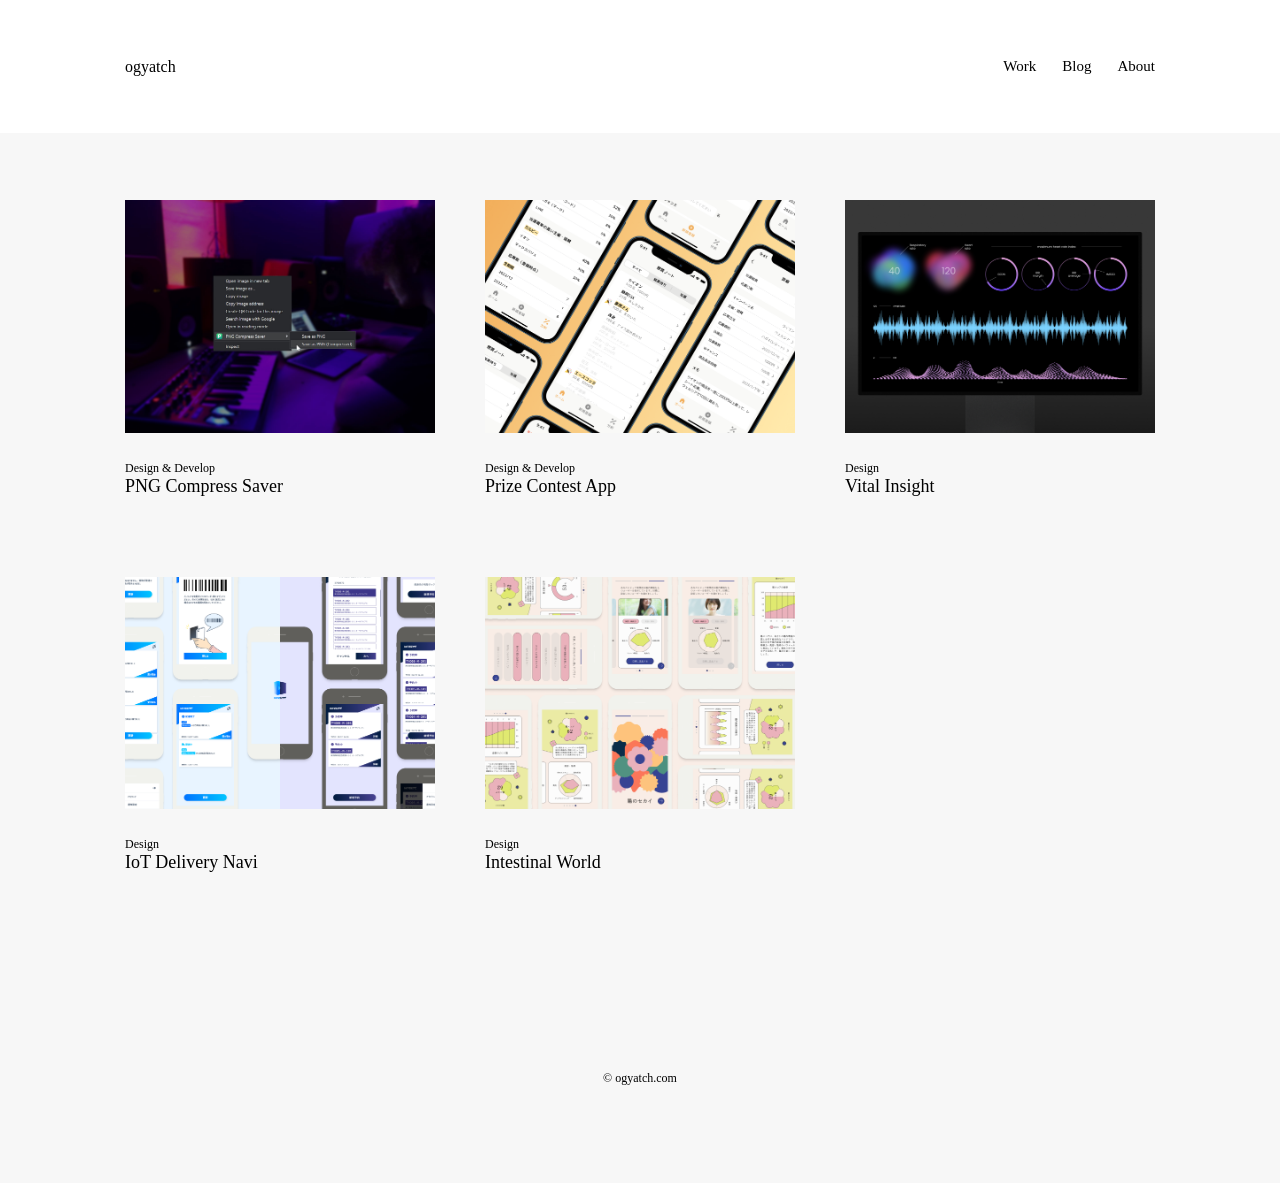
<file: index.html>
<!DOCTYPE html>
<html lang="ja">

<head>
	<meta charset="UTF-8">
	<meta name="viewport" content="width=device-width, initial-scale=1.0">
	<title>ogyatch</title>
	<link rel="stylesheet" href="css/styles.css">
	<link rel="stylesheet" href="css/index.css">
	<script src="https://code.jquery.com/jquery-3.6.0.min.js"></script>
	<script defer src="js/scripts.js"></script>
</head>

<body>
	<div class="page-container">
		<main>
			<div class="thumbnail-container">
				<div class="thumbnail">
					<a href="/works/png-compress-saver.html">
						<img src="img/png-compress-saver/png-compress-saver-hero.png" alt="PNG Compress Saver">
					</a>
					<div class="thumbnail-caption">
						<span class="thumbnail-category">Design & Develop</span>
						<span class="thumbnail-title">PNG Compress Saver</span>
					</div>
				</div>
				<div class="thumbnail">
					<a href="/works/kensho-note.html">
						<img src="img/kensho-note/kensho-note-hero.png" alt="Prize Contest Notebook">
					</a>
					<div class="thumbnail-caption">
						<span class="thumbnail-category">Design & Develop</span>
						<span class="thumbnail-title">Prize Contest App</span>
					</div>
				</div>
				<div class="thumbnail">
					<a href="/works/vital-insight.html">
						<img src="img/vital-insight/vital-insight-hero.png" alt="Vital Insight">
					</a>
					<div class="thumbnail-caption">
						<span class="thumbnail-category">Design</span>
						<span class="thumbnail-title">Vital Insight</span>
					</div>
				</div>
				<div class="thumbnail">
					<a href="/works/iot-delivery-navi.html">
						<img src="img/iot-delivery-navi/iot-delivery-navi-hero.png" alt="IoT Delivery Navi">
					</a>
					<div class="thumbnail-caption">
						<span class="thumbnail-category">Design</span>
						<span class="thumbnail-title">IoT Delivery Navi</span>
					</div>
				</div>
				<div class="thumbnail">
					<a href="/works/intestinal-world.html">
						<img src="img/intestinal-world/intestinal-world-hero.png" alt="Intestinal World">
					</a>
					<div class="thumbnail-caption">
						<span class="thumbnail-category">Design</span>
						<span class="thumbnail-title">Intestinal World</span>
					</div>
				</div>
			</div>
		</main>
	</div>

	<div id="header-container"></div>
	<script>
		fetch('header.html')
			.then(response => response.text())
			.then(data => {
				document.getElementById('header-container').innerHTML = data;
			});
	</script>

	<div id="footer-placeholder"></div>
	<script>
		fetch('footer.html')
			.then(response => response.text())
			.then(html => {
				document.getElementById('footer-placeholder').innerHTML = html;
			});
	</script>

</body>

</html>
</file>
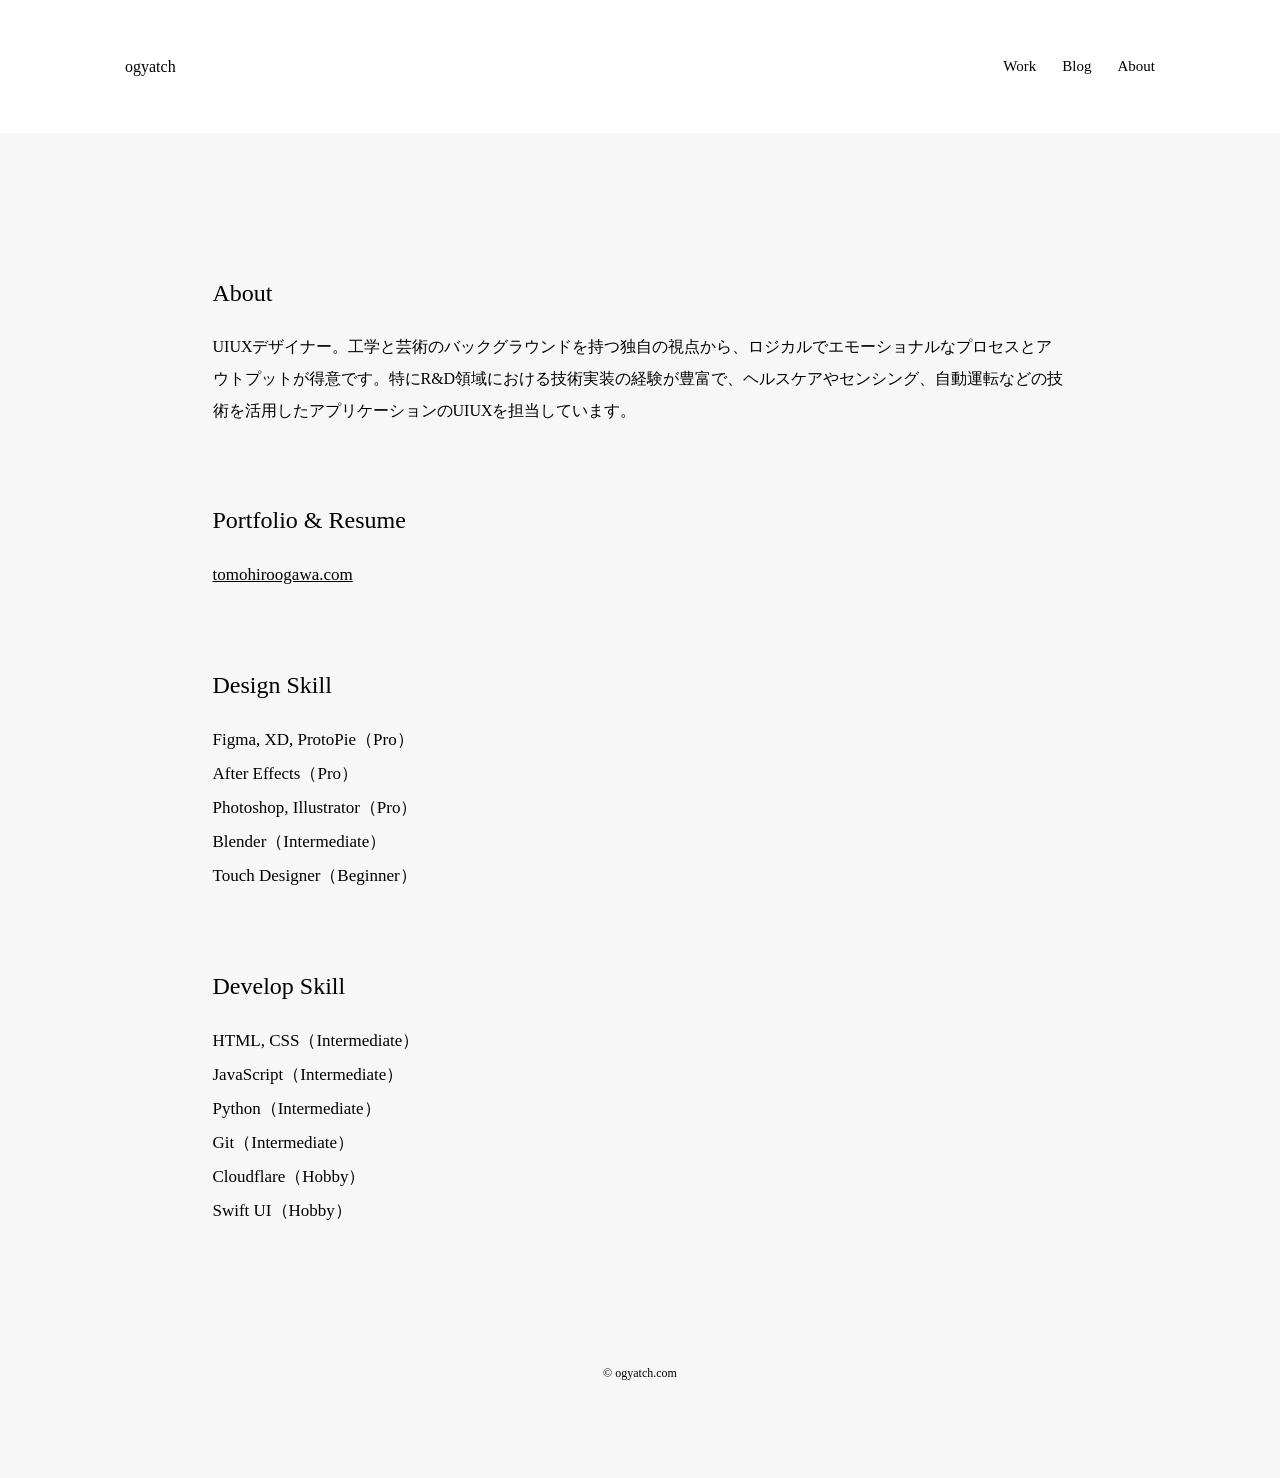
<file: about.html>
<!DOCTYPE html>
<html lang="ja">

<head>
    <meta charset="UTF-8">
    <meta name="viewport" content="width=device-width, initial-scale=1.0">
    <title>ogyatch</title>
	<link rel="stylesheet" href="css/styles.css">
	<link rel="stylesheet" href="css/index.css">
    <script src="https://code.jquery.com/jquery-3.6.0.min.js"></script>
    <script defer src="js/scripts.js"></script>
</head>

<body>
    <div class="page-container">
        <main>
            <div class="content-area">
                <h2>About</h2>
                <p lang="ja">
                    UIUXデザイナー。工学と芸術のバックグラウンドを持つ独自の視点から、ロジカルでエモーショナルなプロセスとアウトプットが得意です。特にR&D領域における技術実装の経験が豊富で、ヘルスケアやセンシング、自動運転などの技術を活用したアプリケーションのUIUXを担当しています。
                </p>
                <h2>Portfolio & Resume</h2>
                <p lang="en">
                    <a href="https://tomohiroogawa.com">tomohiroogawa.com</a>
                </p>
                <h2>Design Skill</h2>
                <p lang="en">
                    Figma, XD, ProtoPie（Pro）<br>
                    After Effects（Pro）<br>
                    Photoshop, Illustrator（Pro）<br>
                    Blender（Intermediate）<br>
                    Touch Designer（Beginner）<br>
                </p>
                <h2>Develop Skill</h2>
                <p lang="en">
                    HTML, CSS（Intermediate）<br>
                    JavaScript（Intermediate）<br>
                    Python（Intermediate）<br>
                    Git（Intermediate）<br>
                    Cloudflare（Hobby）<br>
                    Swift UI（Hobby）<br>     
                </p>
            </div>
        </main>
    </div>

    <div id="header-container"></div>
	<script>
		fetch('header.html')
			.then(response => response.text())
			.then(data => {
				document.getElementById('header-container').innerHTML = data;
			});
	</script>

	<div id="footer-placeholder"></div>
	<script>
		fetch('footer.html')
			.then(response => response.text())
			.then(html => {
				document.getElementById('footer-placeholder').innerHTML = html;
			});
	</script>

</body>

</html>
</file>
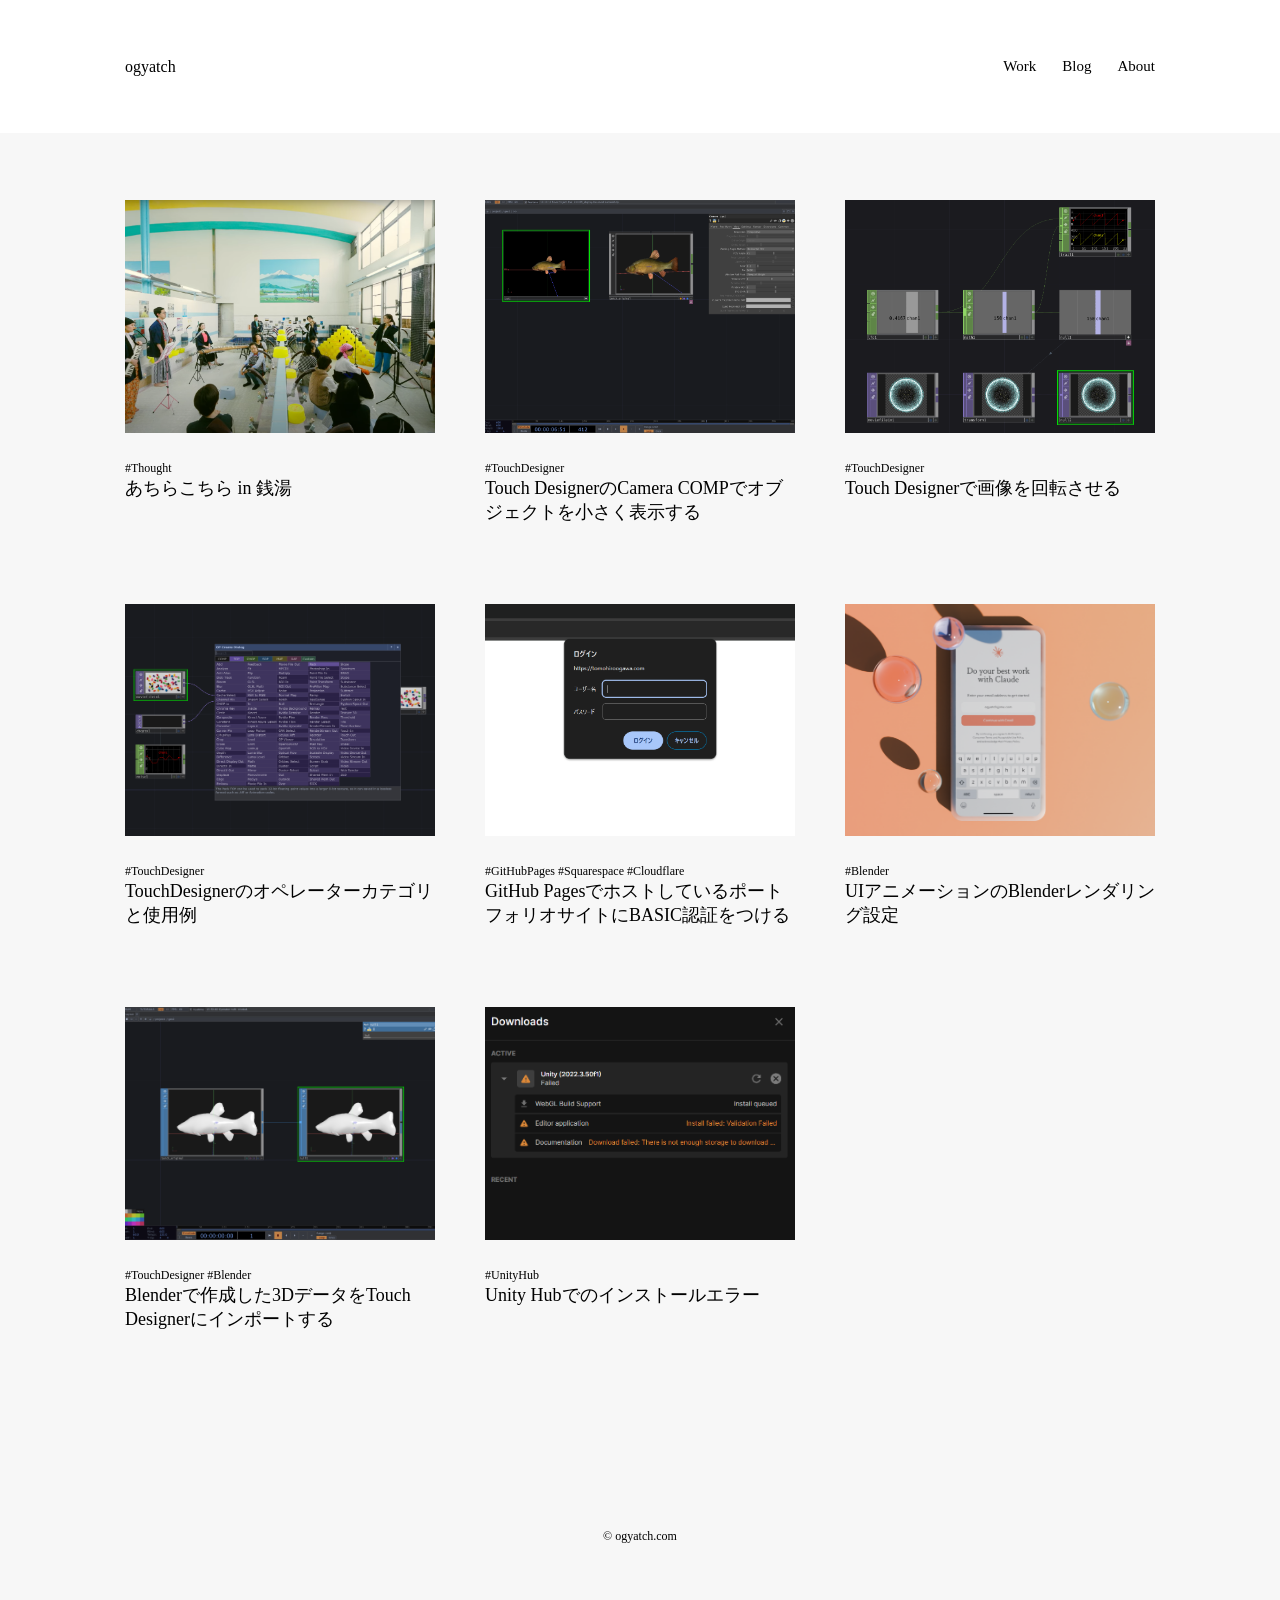
<file: blog.html>
<!DOCTYPE html>
<html lang="ja">

<head>
	<meta charset="UTF-8">
	<meta name="viewport" content="width=device-width, initial-scale=1.0">
	<title>ogyatch</title>
	<link rel="stylesheet" href="css/styles.css">
	<link rel="stylesheet" href="css/index.css">
	<script src="https://code.jquery.com/jquery-3.6.0.min.js"></script>
	<script defer src="js/scripts.js"></script>
</head>

<body>
	<div class="page-container">
		<main>
			<div class="thumbnail-container">
				<div class="thumbnail">
					<a href="/blog/achira-kochira.html">
						<img src="img/blog/achira-kochira.png">
					</a>
					<div class="thumbnail-caption">
						<span class="thumbnail-category">#Thought</span>
						<span class="thumbnail-title">あちらこちら in 銭湯</span>
					</div>
				</div>
				<div class="thumbnail">
					<a href="/blog/touchdesigner-tutorial-camera-far.html">
						<img src="img/blog/touchdesigner-tutorial-camera-far-hero.png">
					</a>
					<div class="thumbnail-caption">
						<span class="thumbnail-category">#TouchDesigner</span>
						<span class="thumbnail-title">Touch DesignerのCamera COMPでオブジェクトを小さく表示する</span>
					</div>
				</div>
				<div class="thumbnail">
					<a href="/blog/touchdesigner-tutorial-rotate.html">
						<img src="img/blog/touchdesigner-tutorial-rotate-hero.png">
					</a>
					<div class="thumbnail-caption">
						<span class="thumbnail-category">#TouchDesigner</span>
						<span class="thumbnail-title">Touch Designerで画像を回転させる</span>
					</div>
				</div>
				<div class="thumbnail">
					<a href="/blog/touchdesigner-operator-category.html">
						<img src="img/blog/touchdesigner-operator-category-hero.png">
					</a>
					<div class="thumbnail-caption">
						<span class="thumbnail-category">#TouchDesigner</span>
						<span class="thumbnail-title">TouchDesignerのオペレーターカテゴリと使用例</span>
					</div>
				</div>
				<div class="thumbnail">
					<a href="/blog/optimized-rendering-for-ui-animation.html">
						<img src="img/blog/portfolio-basic-authentication-hero.png">
					</a>
					<div class="thumbnail-caption">
						<span class="thumbnail-category">#GitHubPages #Squarespace #Cloudflare</span>
						<span class="thumbnail-title">GitHub PagesでホストしているポートフォリオサイトにBASIC認証をつける</span>
					</div>
				</div>
				<div class="thumbnail">
					<a href="/blog/optimized-rendering-for-ui-animation.html">
						<img src="img/blog/optimized-rendering-for-ui-animation-hero.png">
					</a>
					<div class="thumbnail-caption">
						<span class="thumbnail-category">#Blender</span>
						<span class="thumbnail-title">UIアニメーションのBlenderレンダリング設定</span>
					</div>
				</div>
				<div class="thumbnail">
					<a href="/blog/blender-to-touchdesigner.html">
						<img src="img/blog/blender-to-touchdesigner-hero.png">
					</a>
					<div class="thumbnail-caption">
						<span class="thumbnail-category">#TouchDesigner #Blender</span>
						<span class="thumbnail-title">Blenderで作成した3DデータをTouch Designerにインポートする</span>
					</div>
				</div>
				<div class="thumbnail">
					<a href="/blog/unityhub-install-error-hero.html">
						<img src="img/blog/unityhub-install-error-hero.png">
					</a>
					<div class="thumbnail-caption">
						<span class="thumbnail-category">#UnityHub</span>
						<span class="thumbnail-title">Unity Hubでのインストールエラー</span>
					</div>
				</div>
			</div>
		</main>
	</div>

	<div id="header-container"></div>
	<script>
		fetch('header.html')
			.then(response => response.text())
			.then(data => {
				document.getElementById('header-container').innerHTML = data;
			});
	</script>

	<div id="footer-placeholder"></div>
	<script>
		fetch('footer.html')
			.then(response => response.text())
			.then(html => {
				document.getElementById('footer-placeholder').innerHTML = html;
			});
	</script>

</body>

</html>
</file>
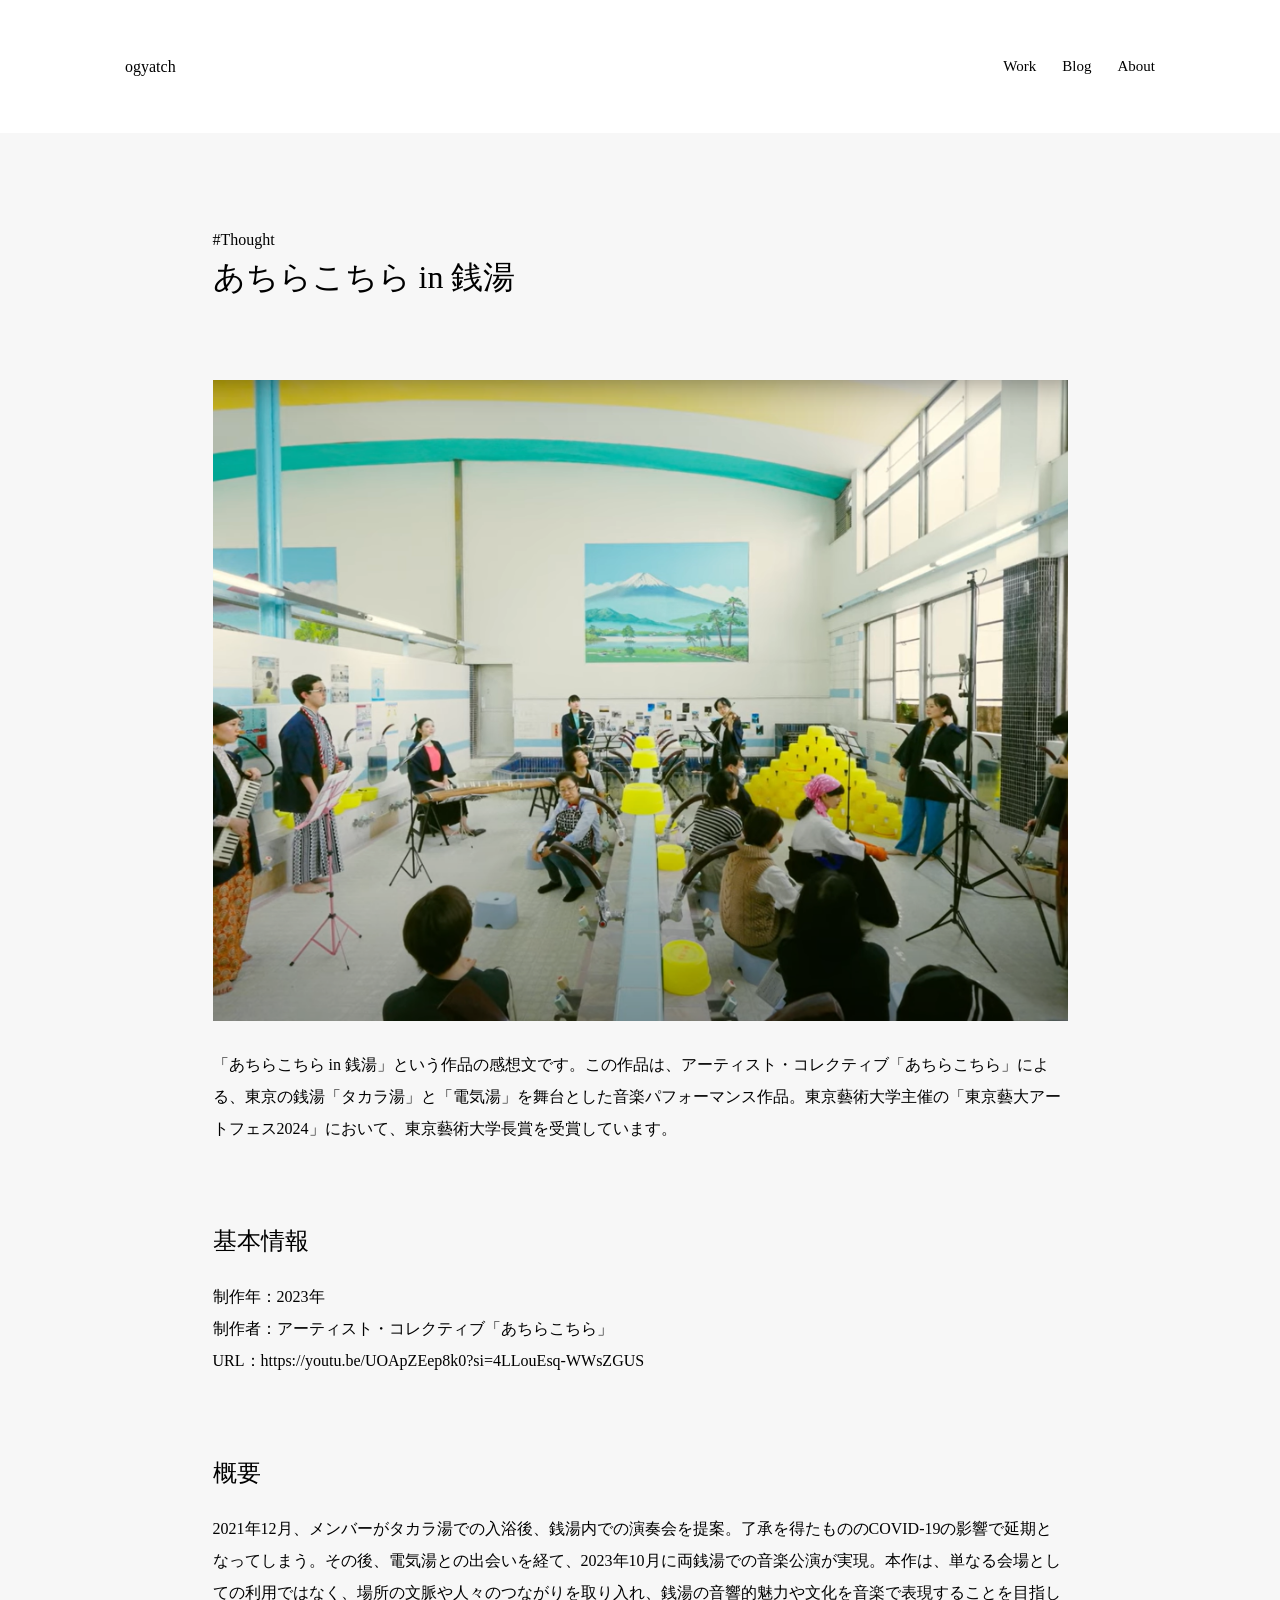
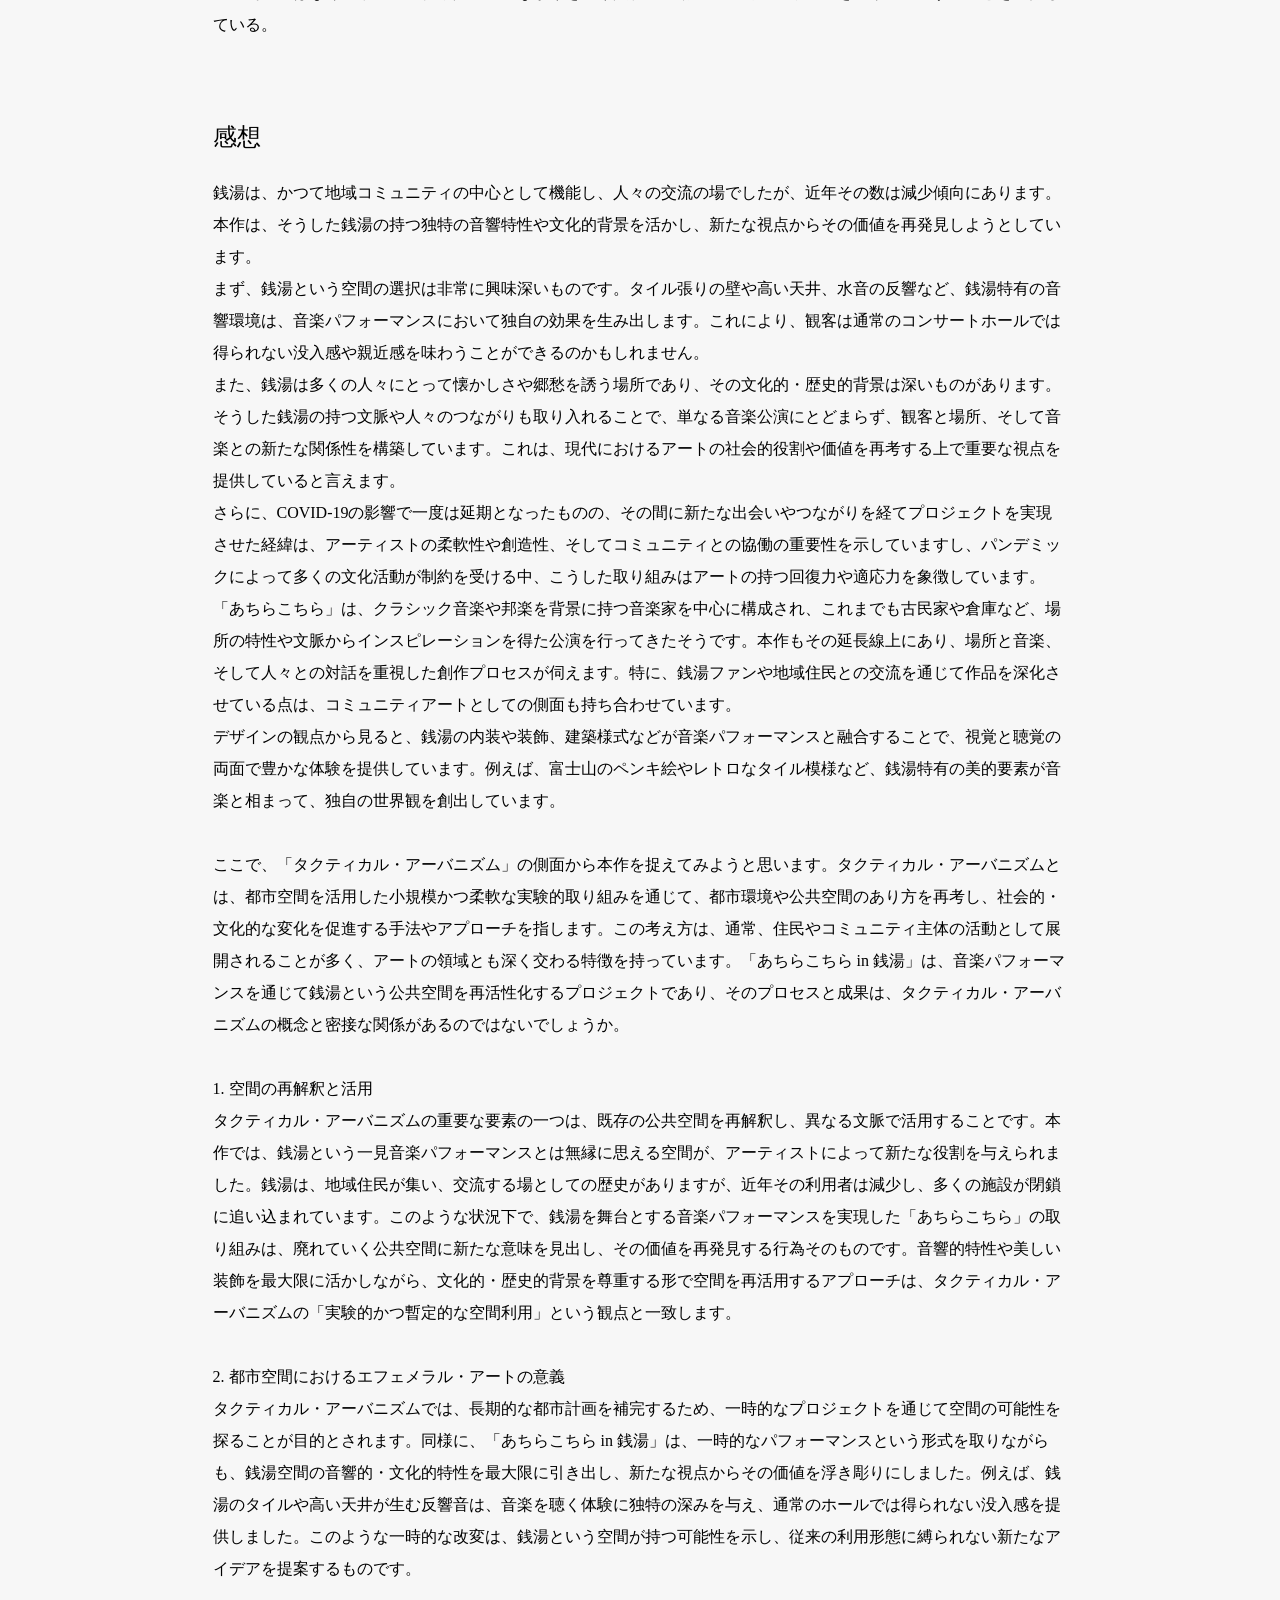
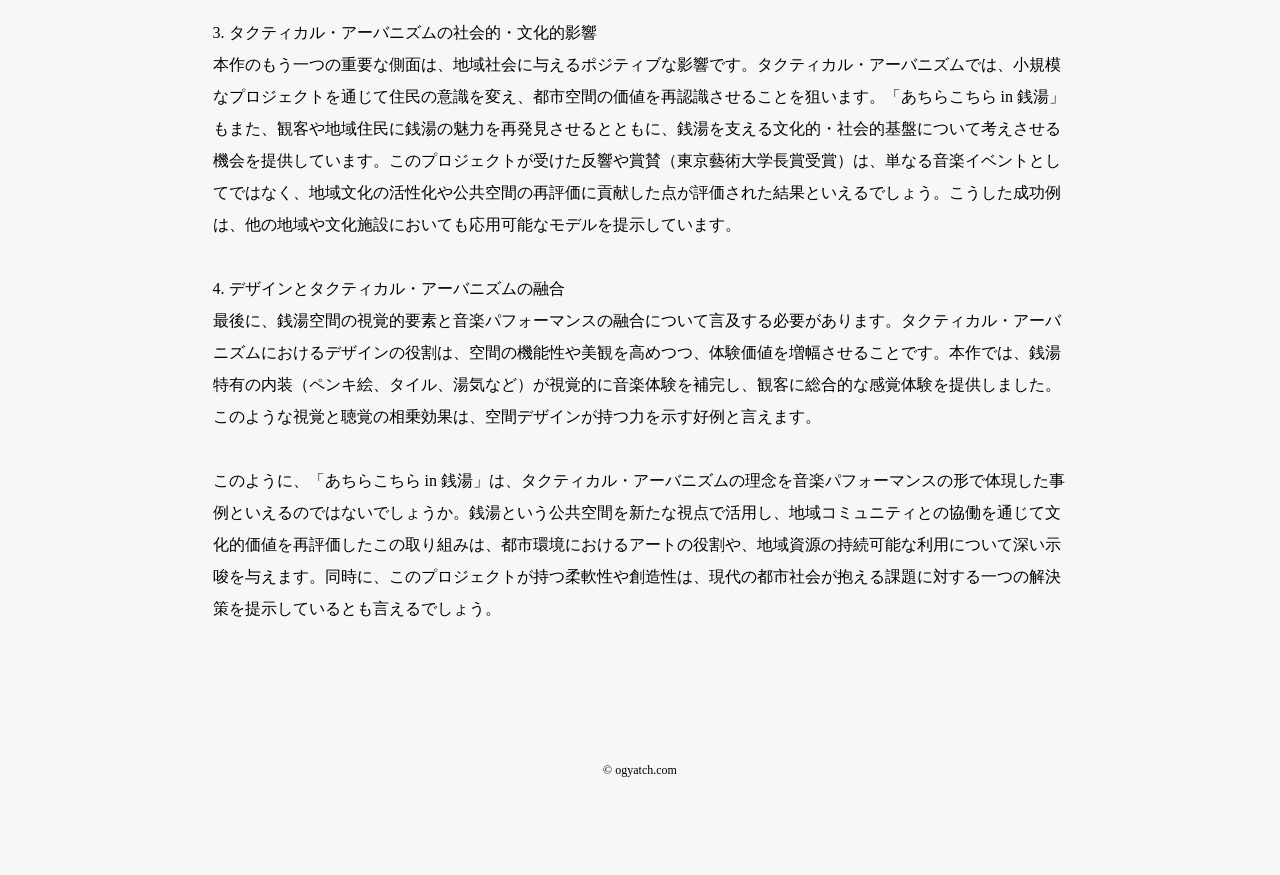
<file: blog/achira-kochira.html>
<!DOCTYPE html>
<html lang="ja">

<head>
    <meta charset="UTF-8">
    <meta name="viewport" content="width=device-width, initial-scale=1.0">
    <title>ogyatch.com</title>
    <link rel="stylesheet" href="/css/styles.css">
    <link rel="stylesheet" href="/css/index.css">
    <script src="https://code.jquery.com/jquery-3.6.0.min.js"></script>
    <script defer src="/js/scripts.js"></script>
</head>

<body>
    <div class="page-container">
        <main>
            <div class="content-area">
                <p>#Thought</p>
                <h1>あちらこちら in 銭湯</h1>
                <img src="/img/blog/achira-kochira.png" width="1400" height="auto">

                <p lang="ja">
                    「あちらこちら in 銭湯」という作品の感想文です。この作品は、アーティスト・コレクティブ「あちらこちら」による、東京の銭湯「タカラ湯」と「電気湯」を舞台とした音楽パフォーマンス作品。東京藝術大学主催の「東京藝大アートフェス2024」において、東京藝術大学長賞を受賞しています。
                </p>

                <h2>基本情報</h2>
                <p lang="ja">
                    制作年：2023年<br>
                    制作者：アーティスト・コレクティブ「あちらこちら」<br>
                    URL：https://youtu.be/UOApZEep8k0?si=4LLouEsq-WWsZGUS
                </p>

                <h2>概要</h2>
                <p lang="ja">
                    2021年12月、メンバーがタカラ湯での入浴後、銭湯内での演奏会を提案。了承を得たもののCOVID-19の影響で延期となってしまう。その後、電気湯との出会いを経て、2023年10月に両銭湯での音楽公演が実現。本作は、単なる会場としての利用ではなく、場所の文脈や人々のつながりを取り入れ、銭湯の音響的魅力や文化を音楽で表現することを目指している。 
                </p>

                <h2>感想</h2>
                <p lang="ja">
                    銭湯は、かつて地域コミュニティの中心として機能し、人々の交流の場でしたが、近年その数は減少傾向にあります。本作は、そうした銭湯の持つ独特の音響特性や文化的背景を活かし、新たな視点からその価値を再発見しようとしています。<br>
                    まず、銭湯という空間の選択は非常に興味深いものです。タイル張りの壁や高い天井、水音の反響など、銭湯特有の音響環境は、音楽パフォーマンスにおいて独自の効果を生み出します。これにより、観客は通常のコンサートホールでは得られない没入感や親近感を味わうことができるのかもしれません。<br>
                    また、銭湯は多くの人々にとって懐かしさや郷愁を誘う場所であり、その文化的・歴史的背景は深いものがあります。そうした銭湯の持つ文脈や人々のつながりも取り入れることで、単なる音楽公演にとどまらず、観客と場所、そして音楽との新たな関係性を構築しています。これは、現代におけるアートの社会的役割や価値を再考する上で重要な視点を提供していると言えます。<br>
                    さらに、COVID-19の影響で一度は延期となったものの、その間に新たな出会いやつながりを経てプロジェクトを実現させた経緯は、アーティストの柔軟性や創造性、そしてコミュニティとの協働の重要性を示していますし、パンデミックによって多くの文化活動が制約を受ける中、こうした取り組みはアートの持つ回復力や適応力を象徴しています。<br>
                    「あちらこちら」は、クラシック音楽や邦楽を背景に持つ音楽家を中心に構成され、これまでも古民家や倉庫など、場所の特性や文脈からインスピレーションを得た公演を行ってきたそうです。本作もその延長線上にあり、場所と音楽、そして人々との対話を重視した創作プロセスが伺えます。特に、銭湯ファンや地域住民との交流を通じて作品を深化させている点は、コミュニティアートとしての側面も持ち合わせています。<br>
                    デザインの観点から見ると、銭湯の内装や装飾、建築様式などが音楽パフォーマンスと融合することで、視覚と聴覚の両面で豊かな体験を提供しています。例えば、富士山のペンキ絵やレトロなタイル模様など、銭湯特有の美的要素が音楽と相まって、独自の世界観を創出しています。<br><br>
                    ここで、「タクティカル・アーバニズム」の側面から本作を捉えてみようと思います。タクティカル・アーバニズムとは、都市空間を活用した小規模かつ柔軟な実験的取り組みを通じて、都市環境や公共空間のあり方を再考し、社会的・文化的な変化を促進する手法やアプローチを指します。この考え方は、通常、住民やコミュニティ主体の活動として展開されることが多く、アートの領域とも深く交わる特徴を持っています。「あちらこちら in 銭湯」は、音楽パフォーマンスを通じて銭湯という公共空間を再活性化するプロジェクトであり、そのプロセスと成果は、タクティカル・アーバニズムの概念と密接な関係があるのではないでしょうか。<br><br>
                    1. 空間の再解釈と活用<br>
                    タクティカル・アーバニズムの重要な要素の一つは、既存の公共空間を再解釈し、異なる文脈で活用することです。本作では、銭湯という一見音楽パフォーマンスとは無縁に思える空間が、アーティストによって新たな役割を与えられました。銭湯は、地域住民が集い、交流する場としての歴史がありますが、近年その利用者は減少し、多くの施設が閉鎖に追い込まれています。このような状況下で、銭湯を舞台とする音楽パフォーマンスを実現した「あちらこちら」の取り組みは、廃れていく公共空間に新たな意味を見出し、その価値を再発見する行為そのものです。音響的特性や美しい装飾を最大限に活かしながら、文化的・歴史的背景を尊重する形で空間を再活用するアプローチは、タクティカル・アーバニズムの「実験的かつ暫定的な空間利用」という観点と一致します。<br><br>
                    2. 都市空間におけるエフェメラル・アートの意義<br>
                    タクティカル・アーバニズムでは、長期的な都市計画を補完するため、一時的なプロジェクトを通じて空間の可能性を探ることが目的とされます。同様に、「あちらこちら in 銭湯」は、一時的なパフォーマンスという形式を取りながらも、銭湯空間の音響的・文化的特性を最大限に引き出し、新たな視点からその価値を浮き彫りにしました。例えば、銭湯のタイルや高い天井が生む反響音は、音楽を聴く体験に独特の深みを与え、通常のホールでは得られない没入感を提供しました。このような一時的な改変は、銭湯という空間が持つ可能性を示し、従来の利用形態に縛られない新たなアイデアを提案するものです。<br><br>
                    3. タクティカル・アーバニズムの社会的・文化的影響<br>
                    本作のもう一つの重要な側面は、地域社会に与えるポジティブな影響です。タクティカル・アーバニズムでは、小規模なプロジェクトを通じて住民の意識を変え、都市空間の価値を再認識させることを狙います。「あちらこちら in 銭湯」もまた、観客や地域住民に銭湯の魅力を再発見させるとともに、銭湯を支える文化的・社会的基盤について考えさせる機会を提供しています。このプロジェクトが受けた反響や賞賛（東京藝術大学長賞受賞）は、単なる音楽イベントとしてではなく、地域文化の活性化や公共空間の再評価に貢献した点が評価された結果といえるでしょう。こうした成功例は、他の地域や文化施設においても応用可能なモデルを提示しています。<br><br>
                    4. デザインとタクティカル・アーバニズムの融合<br>
                    最後に、銭湯空間の視覚的要素と音楽パフォーマンスの融合について言及する必要があります。タクティカル・アーバニズムにおけるデザインの役割は、空間の機能性や美観を高めつつ、体験価値を増幅させることです。本作では、銭湯特有の内装（ペンキ絵、タイル、湯気など）が視覚的に音楽体験を補完し、観客に総合的な感覚体験を提供しました。このような視覚と聴覚の相乗効果は、空間デザインが持つ力を示す好例と言えます。<br><br>
                    このように、「あちらこちら in 銭湯」は、タクティカル・アーバニズムの理念を音楽パフォーマンスの形で体現した事例といえるのではないでしょうか。銭湯という公共空間を新たな視点で活用し、地域コミュニティとの協働を通じて文化的価値を再評価したこの取り組みは、都市環境におけるアートの役割や、地域資源の持続可能な利用について深い示唆を与えます。同時に、このプロジェクトが持つ柔軟性や創造性は、現代の都市社会が抱える課題に対する一つの解決策を提示しているとも言えるでしょう。
                </p>

            </div>
        </main>
    </div>

    <div id="header-container"></div>
	<script>
		fetch('header.html')
			.then(response => response.text())
			.then(data => {
				document.getElementById('header-container').innerHTML = data;
			});
	</script>

	<div id="footer-placeholder"></div>
	<script>
		fetch('footer.html')
			.then(response => response.text())
			.then(html => {
				document.getElementById('footer-placeholder').innerHTML = html;
			});
	</script>
    
</body>
</html>
</file>
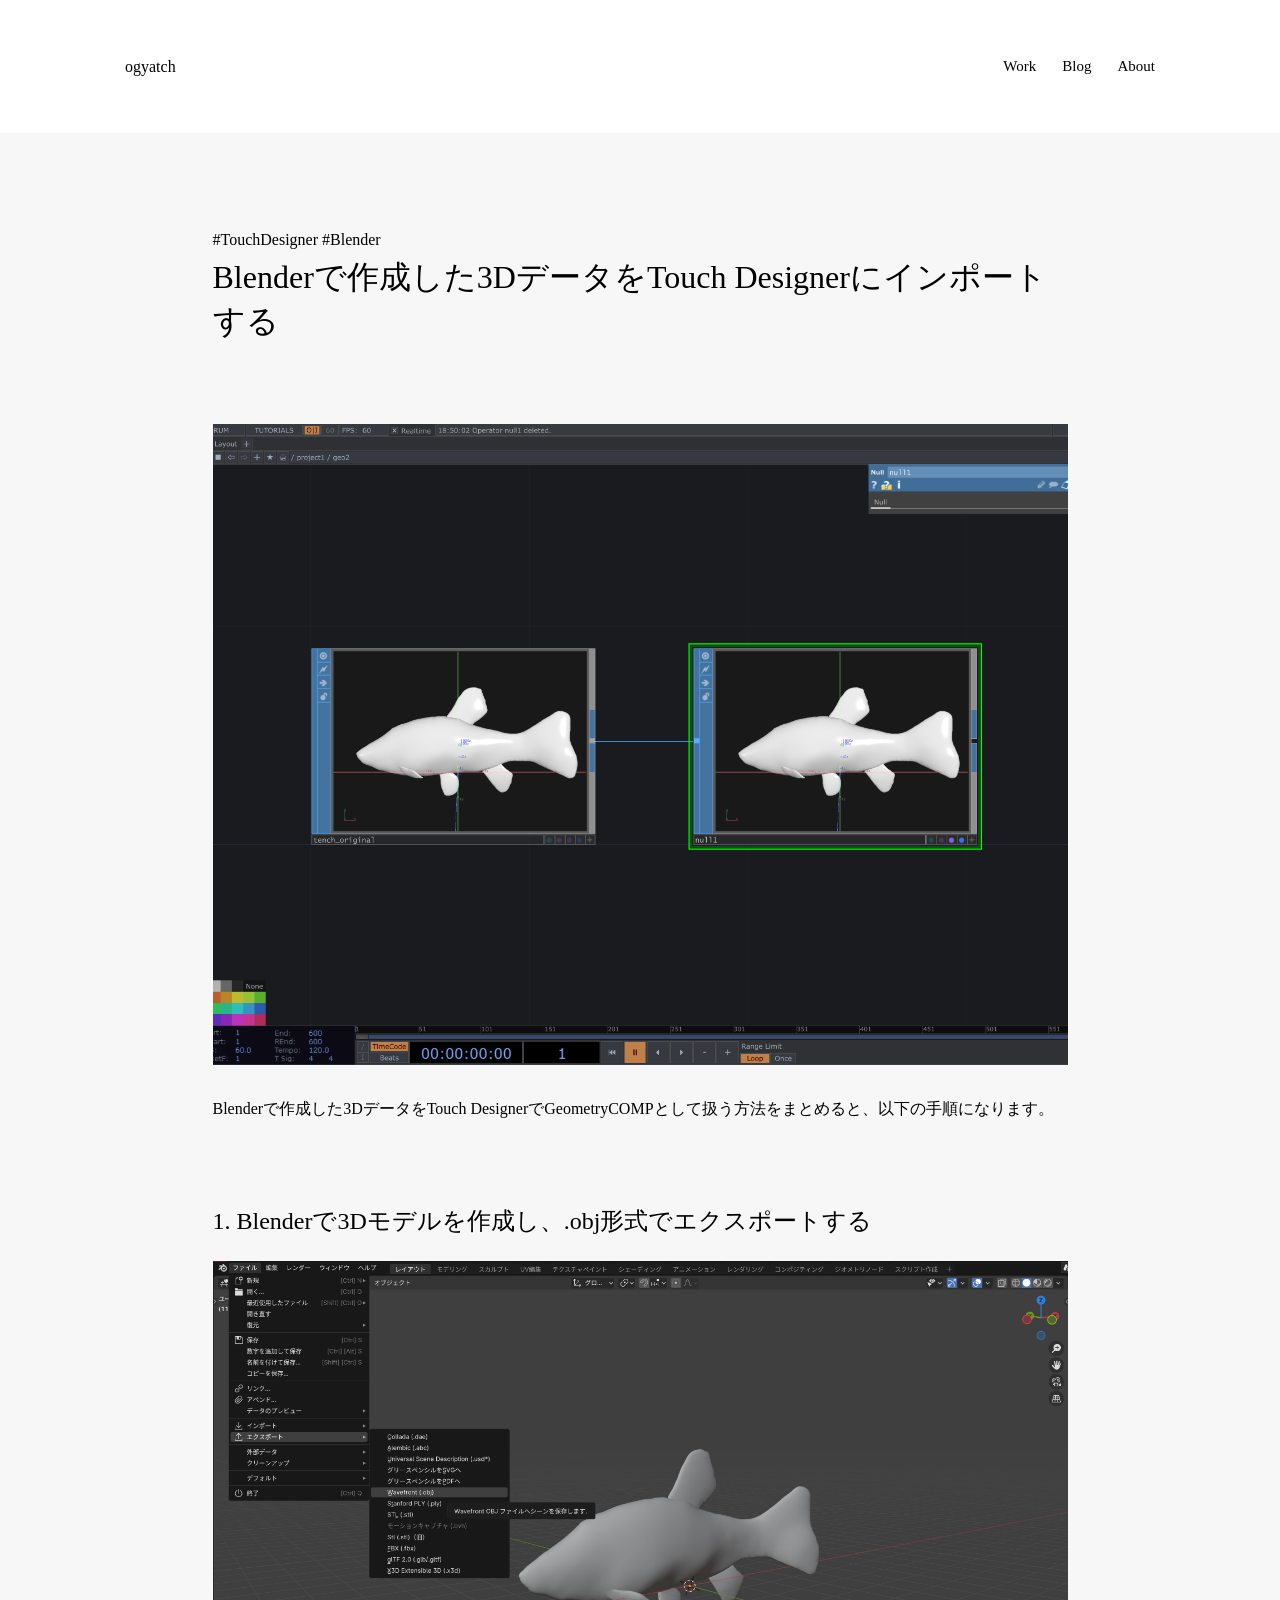
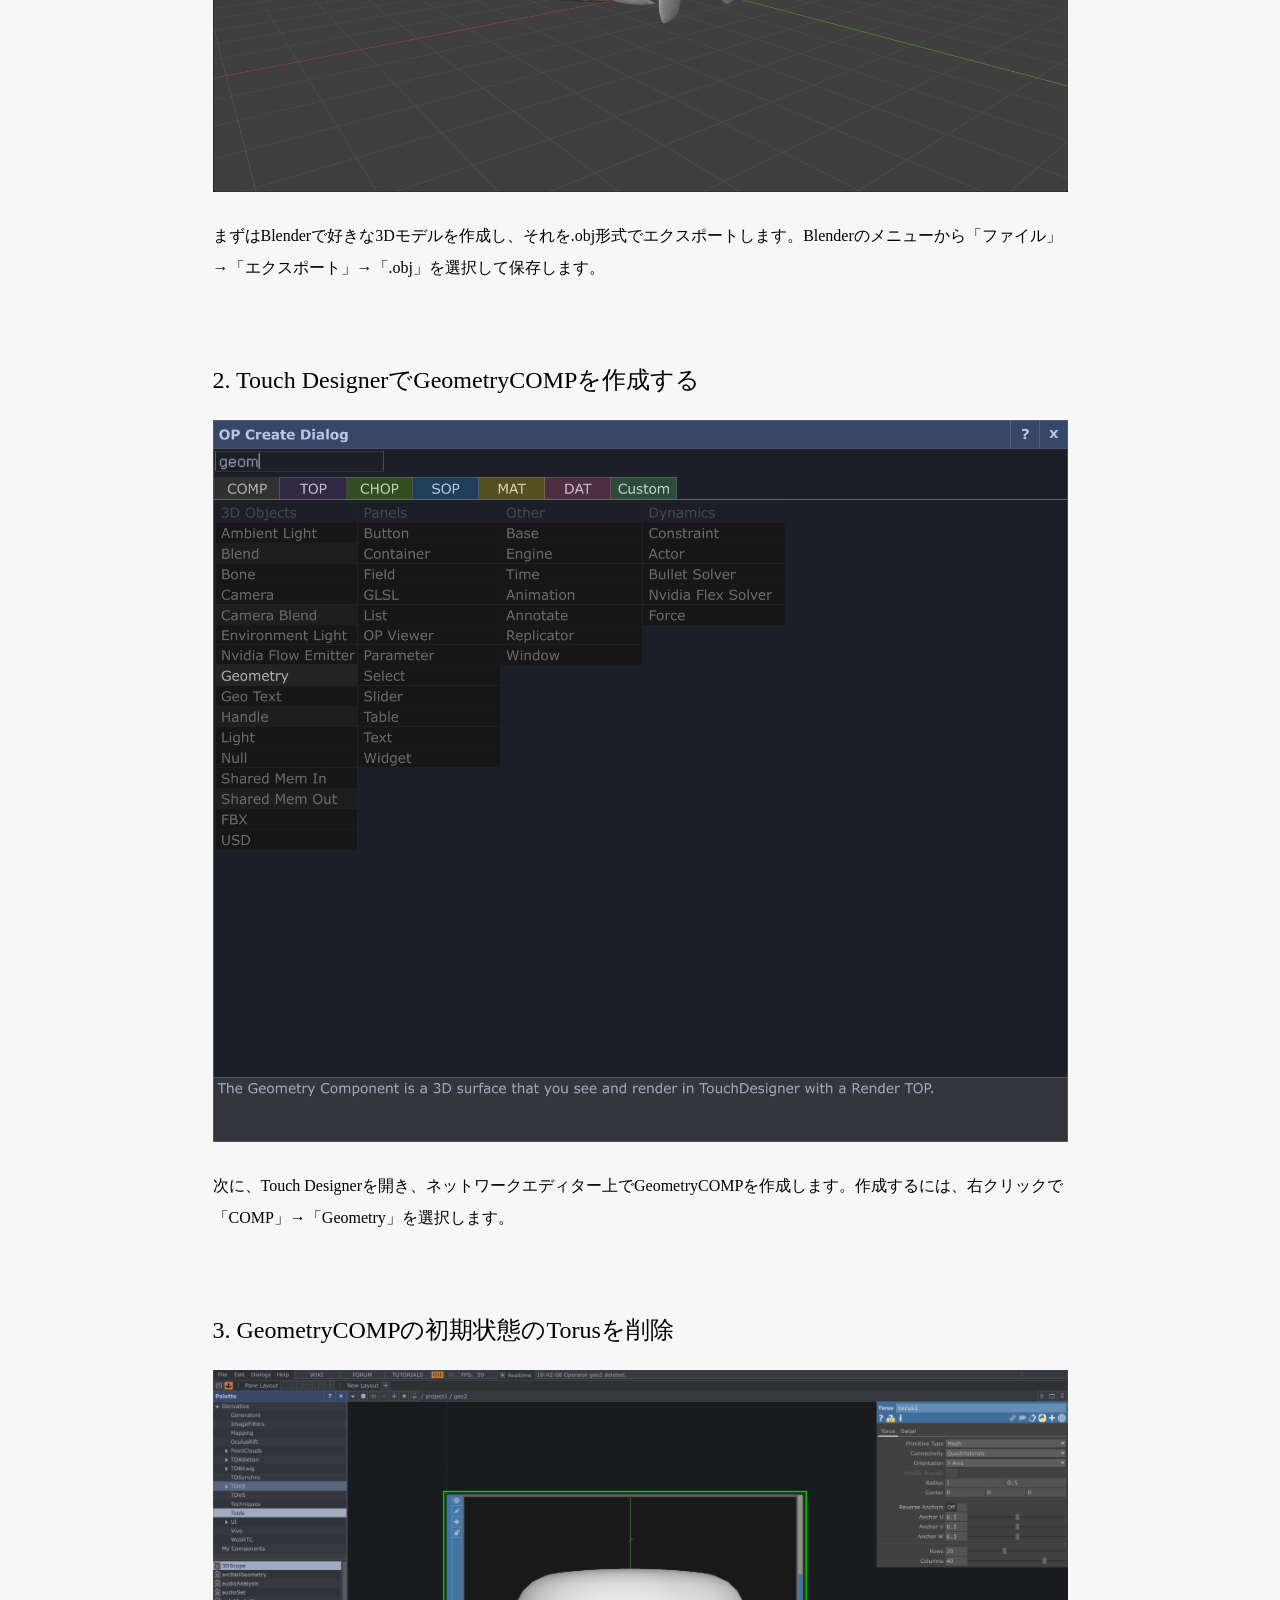
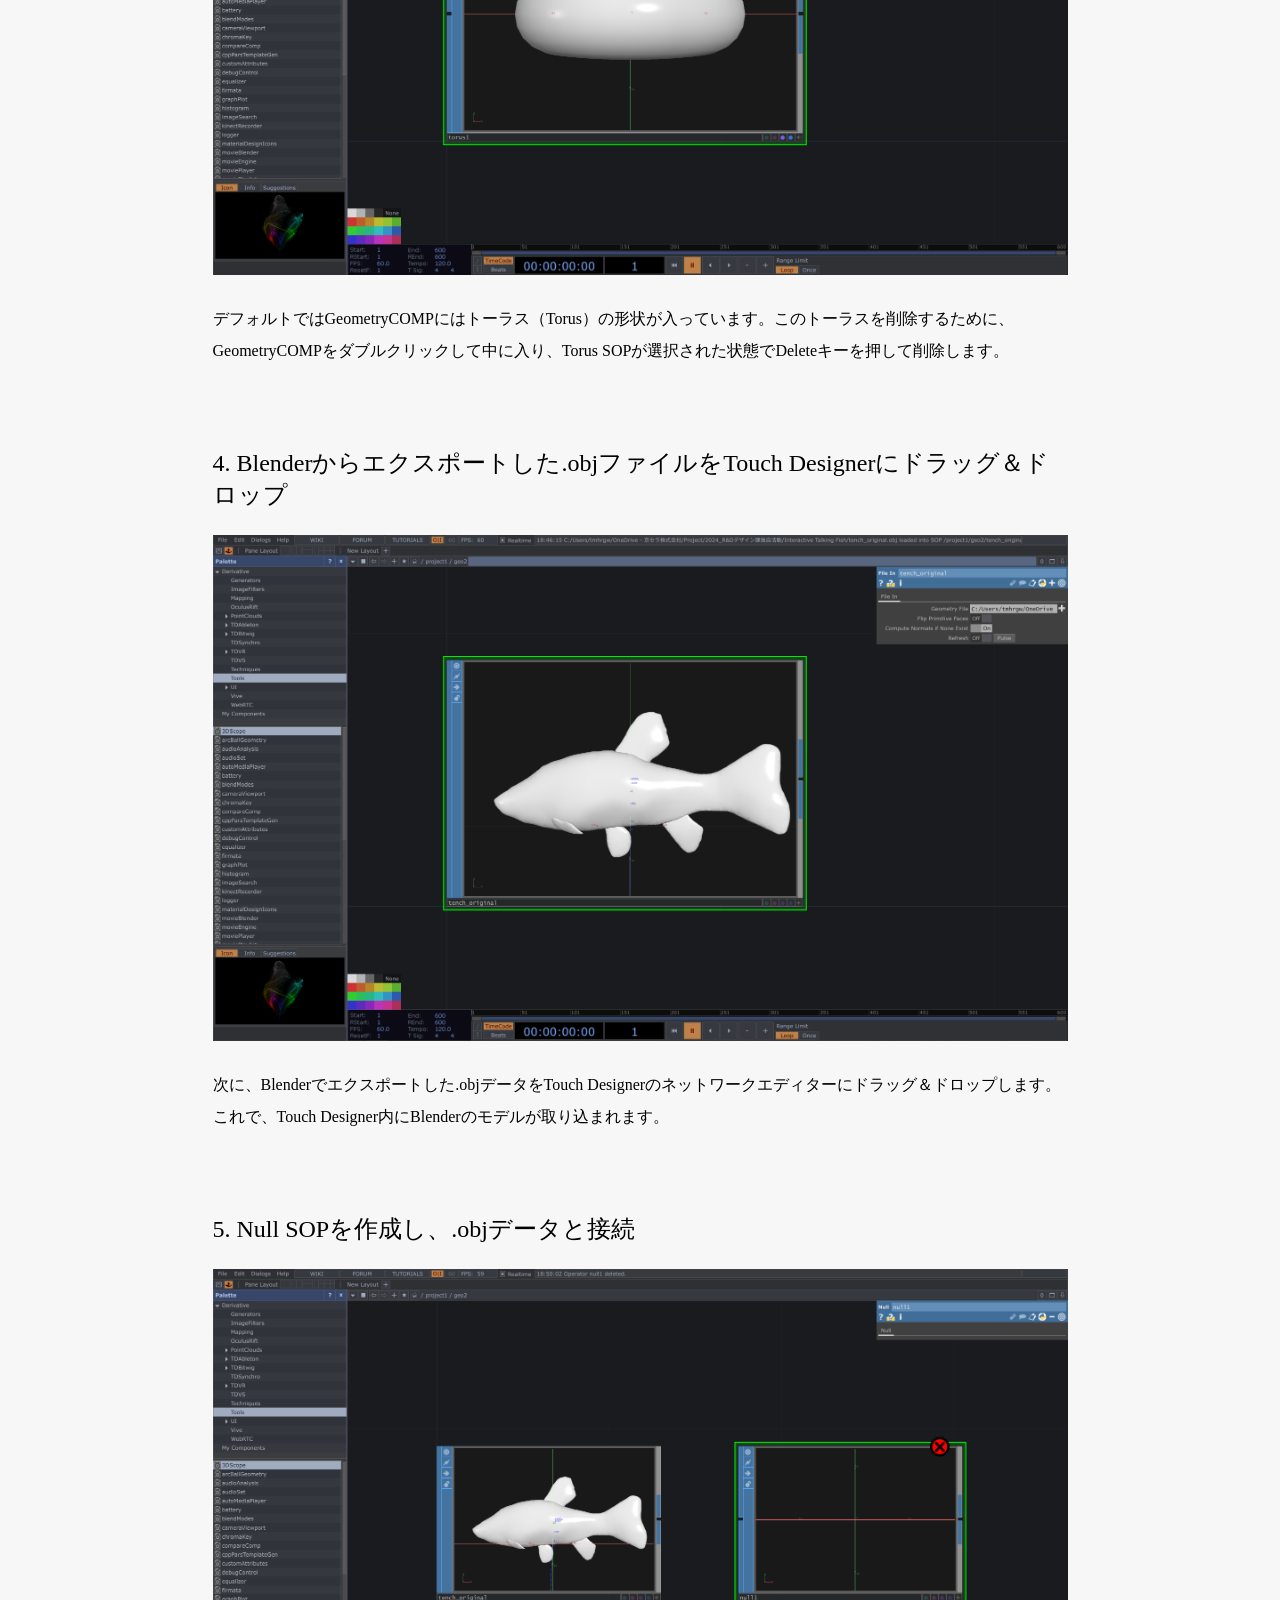
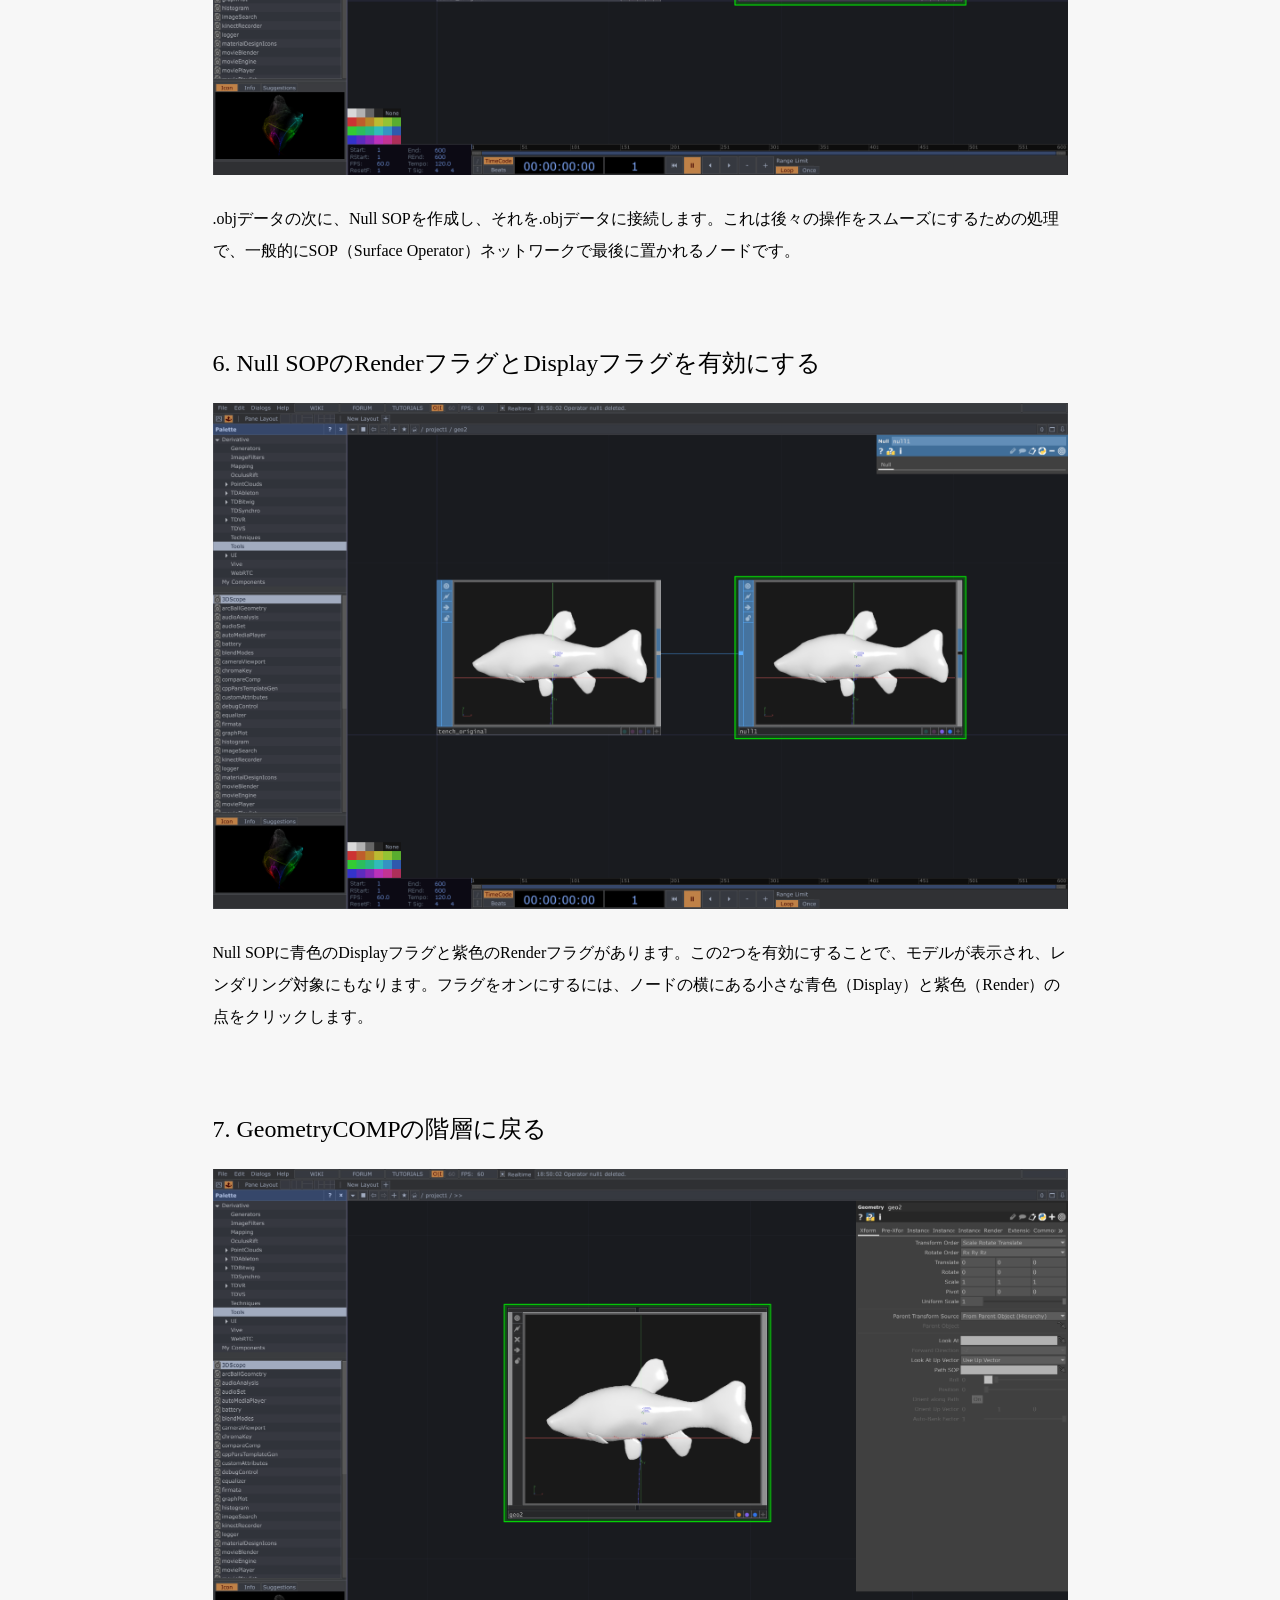
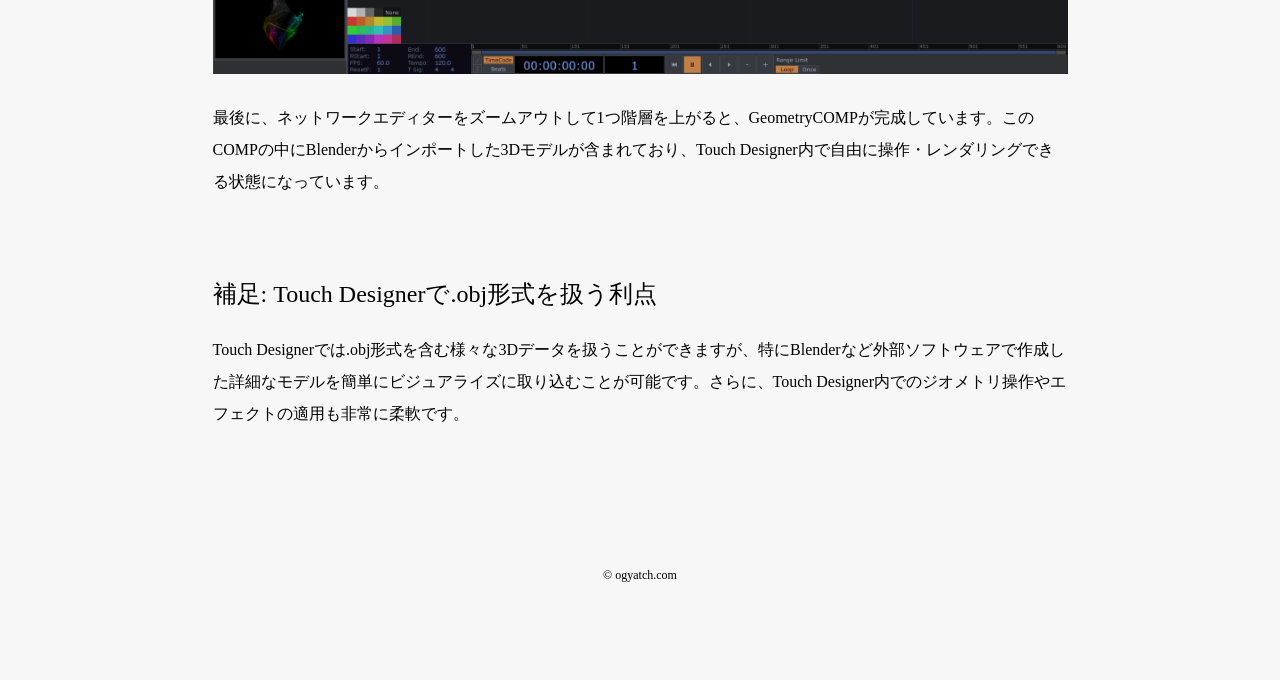
<file: blog/blender-to-touchdesigner.html>
<!DOCTYPE html>
<html lang="ja">

<head>
    <meta charset="UTF-8">
    <meta name="viewport" content="width=device-width, initial-scale=1.0">
    <title>ogyatch.com</title>
    <link rel="stylesheet" href="/css/styles.css">
    <link rel="stylesheet" href="/css/index.css">
    <script src="https://code.jquery.com/jquery-3.6.0.min.js"></script>
    <script defer src="/js/scripts.js"></script>
</head>

<body>
    <div class="page-container">
        <main>
            <div class="content-area">
                <p>#TouchDesigner #Blender</p>
                <h1>Blenderで作成した3DデータをTouch Designerにインポートする</h1>
                <img src="/img/blog/blender-to-touchdesigner-hero.png" width="1400" height="auto">

                <p lang="ja">
                    Blenderで作成した3DデータをTouch DesignerでGeometryCOMPとして扱う方法をまとめると、以下の手順になります。
                </p>

                <h2>1. Blenderで3Dモデルを作成し、.obj形式でエクスポートする</h2>
                <img src="/img/blog/blender-to-touchdesigner-1.png" width="1400" height="auto">
                <p lang="ja">
                    まずはBlenderで好きな3Dモデルを作成し、それを.obj形式でエクスポートします。Blenderのメニューから「ファイル」→「エクスポート」→「.obj」を選択して保存します。
                </p>

                <h2>2. Touch DesignerでGeometryCOMPを作成する</h2>
                <img src="/img/blog/blender-to-touchdesigner-2.png" width="1400" height="auto">
                <p lang="ja">
                    次に、Touch Designerを開き、ネットワークエディター上でGeometryCOMPを作成します。作成するには、右クリックで「COMP」→「Geometry」を選択します。
                </p>

                <h2>3. GeometryCOMPの初期状態のTorusを削除</h2>
                <img src="/img/blog/blender-to-touchdesigner-3.png" width="1400" height="auto">
                <p lang="ja">
                    デフォルトではGeometryCOMPにはトーラス（Torus）の形状が入っています。このトーラスを削除するために、GeometryCOMPをダブルクリックして中に入り、Torus SOPが選択された状態でDeleteキーを押して削除します。
                </p>

                <h2>4. Blenderからエクスポートした.objファイルをTouch Designerにドラッグ＆ドロップ</h2>
                <img src="/img/blog/blender-to-touchdesigner-4.png" width="1400" height="auto">
                <p lang="ja">
                    次に、Blenderでエクスポートした.objデータをTouch Designerのネットワークエディターにドラッグ＆ドロップします。これで、Touch Designer内にBlenderのモデルが取り込まれます。
                </p>

                <h2>5. Null SOPを作成し、.objデータと接続</h2>
                <img src="/img/blog/blender-to-touchdesigner-5.png" width="1400" height="auto">
                <p lang="ja">
                    .objデータの次に、Null SOPを作成し、それを.objデータに接続します。これは後々の操作をスムーズにするための処理で、一般的にSOP（Surface Operator）ネットワークで最後に置かれるノードです。
                </p>

                <h2>6. Null SOPのRenderフラグとDisplayフラグを有効にする</h2>
                <img src="/img/blog/blender-to-touchdesigner-6.png" width="1400" height="auto">
                <p lang="ja">
                    Null SOPに青色のDisplayフラグと紫色のRenderフラグがあります。この2つを有効にすることで、モデルが表示され、レンダリング対象にもなります。フラグをオンにするには、ノードの横にある小さな青色（Display）と紫色（Render）の点をクリックします。
                </p>

                <h2>7. GeometryCOMPの階層に戻る</h2>
                <img src="/img/blog/blender-to-touchdesigner-7.png" width="1400" height="auto">
                <p lang="ja">
                    最後に、ネットワークエディターをズームアウトして1つ階層を上がると、GeometryCOMPが完成しています。このCOMPの中にBlenderからインポートした3Dモデルが含まれており、Touch Designer内で自由に操作・レンダリングできる状態になっています。
                </p>

                <h2>補足: Touch Designerで.obj形式を扱う利点</h2>
                <p lang="ja">
                    Touch Designerでは.obj形式を含む様々な3Dデータを扱うことができますが、特にBlenderなど外部ソフトウェアで作成した詳細なモデルを簡単にビジュアライズに取り込むことが可能です。さらに、Touch Designer内でのジオメトリ操作やエフェクトの適用も非常に柔軟です。
                </p>

            </div>
        </main>
    </div>

    <div id="header-container"></div>
	<script>
		fetch('header.html')
			.then(response => response.text())
			.then(data => {
				document.getElementById('header-container').innerHTML = data;
			});
	</script>

	<div id="footer-placeholder"></div>
	<script>
		fetch('footer.html')
			.then(response => response.text())
			.then(html => {
				document.getElementById('footer-placeholder').innerHTML = html;
			});
	</script>
    
</body>
</html>
</file>
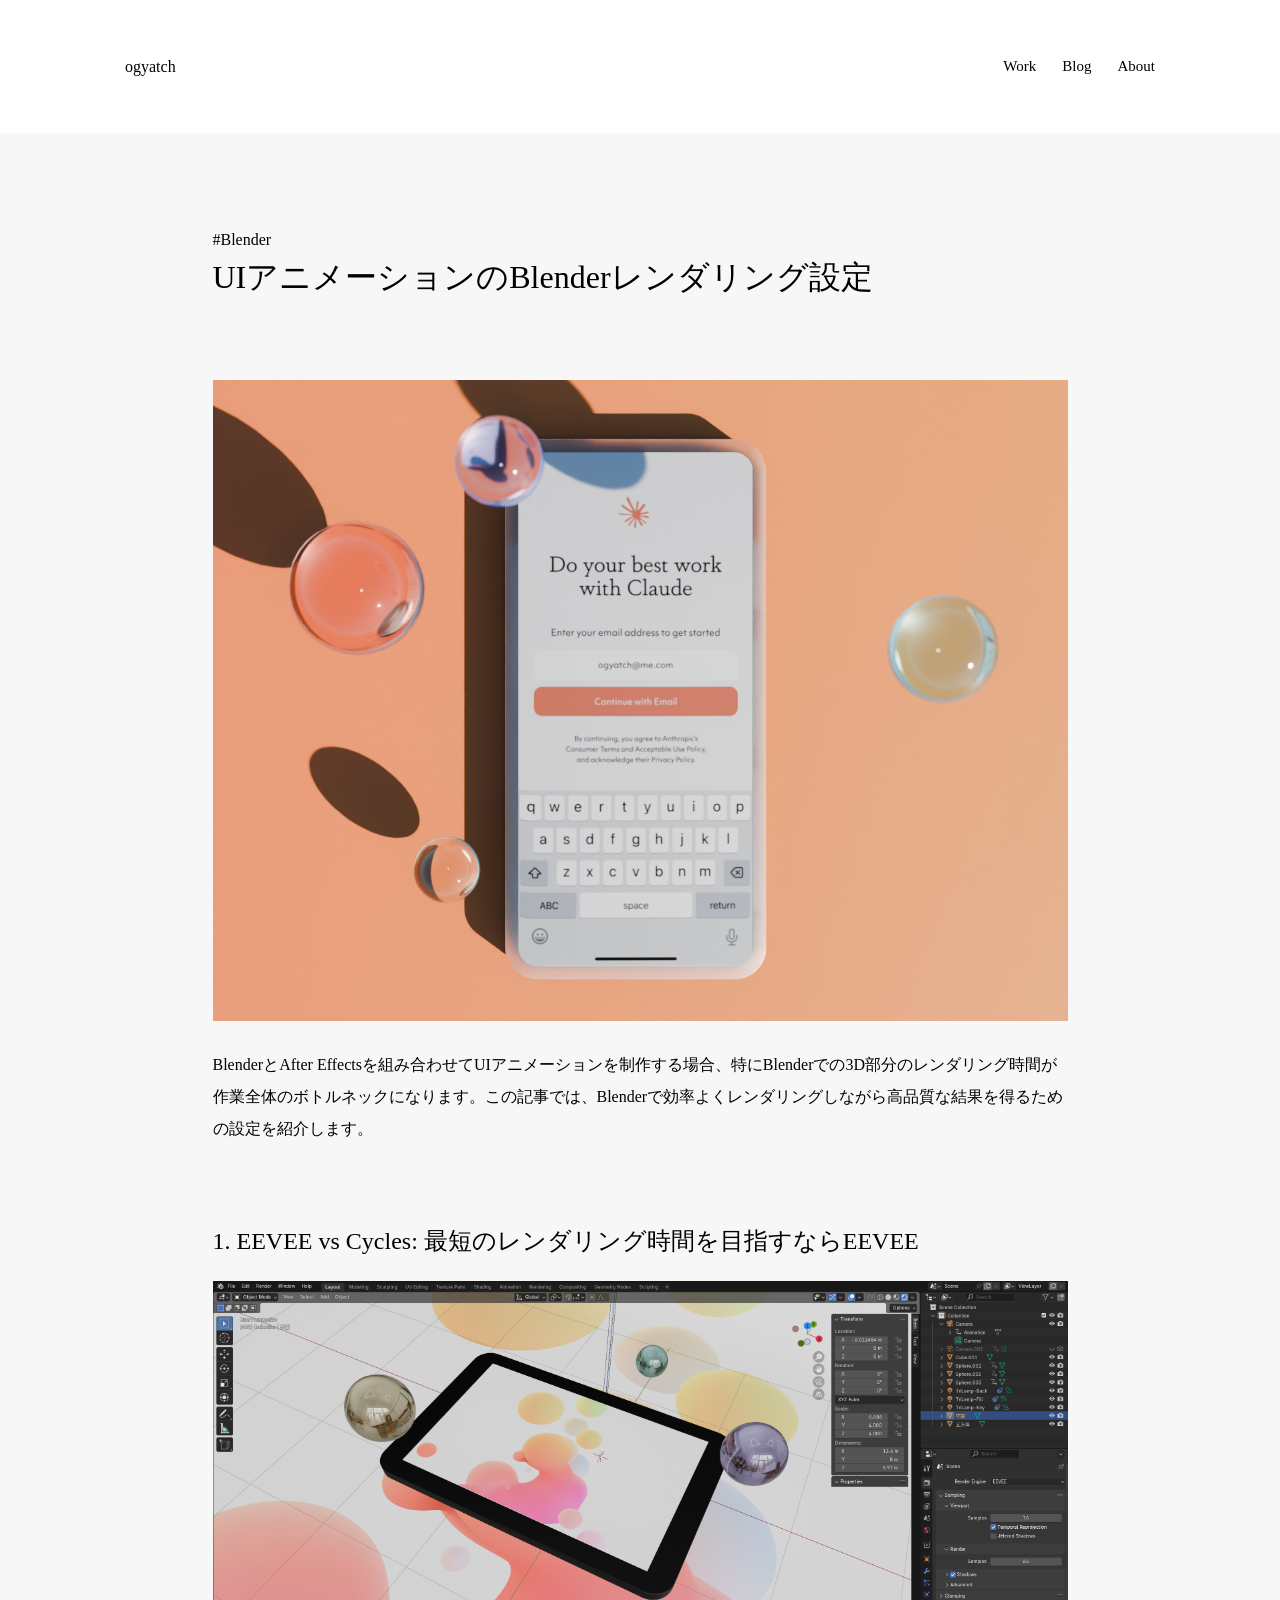
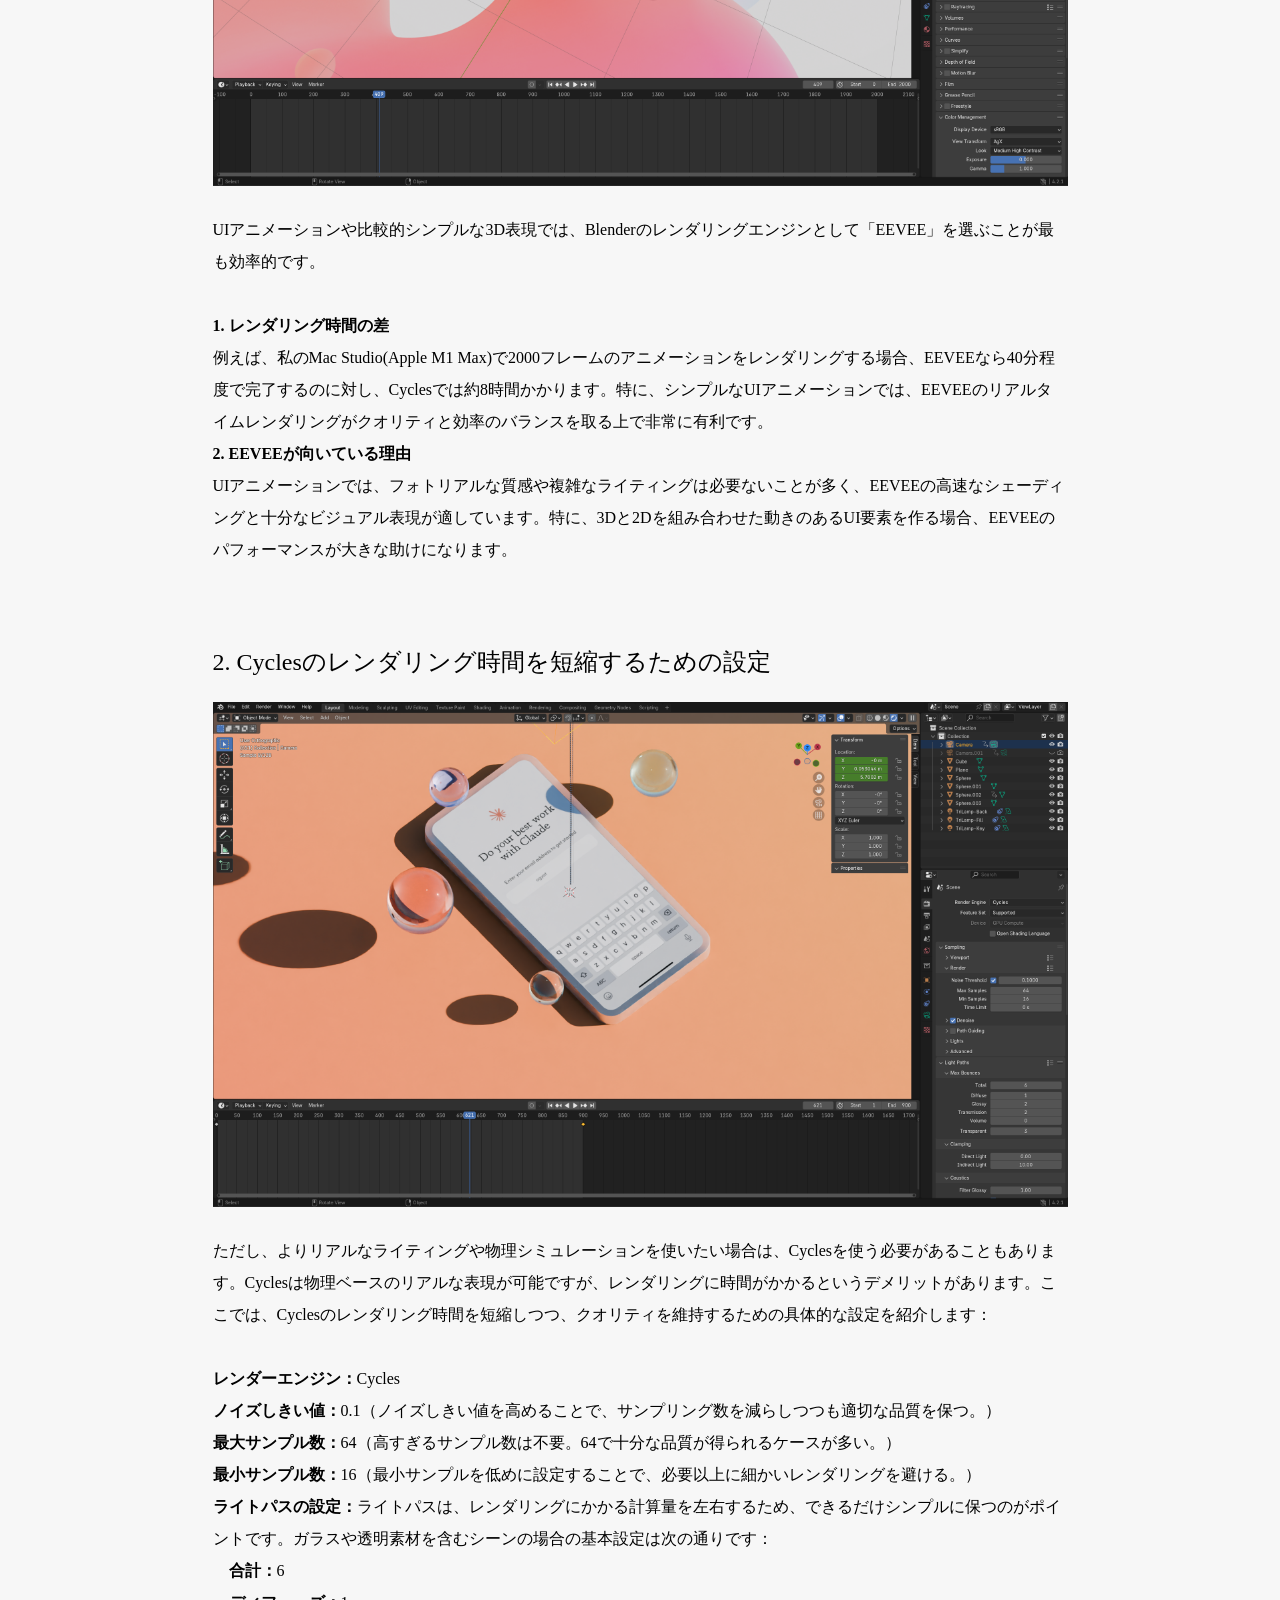
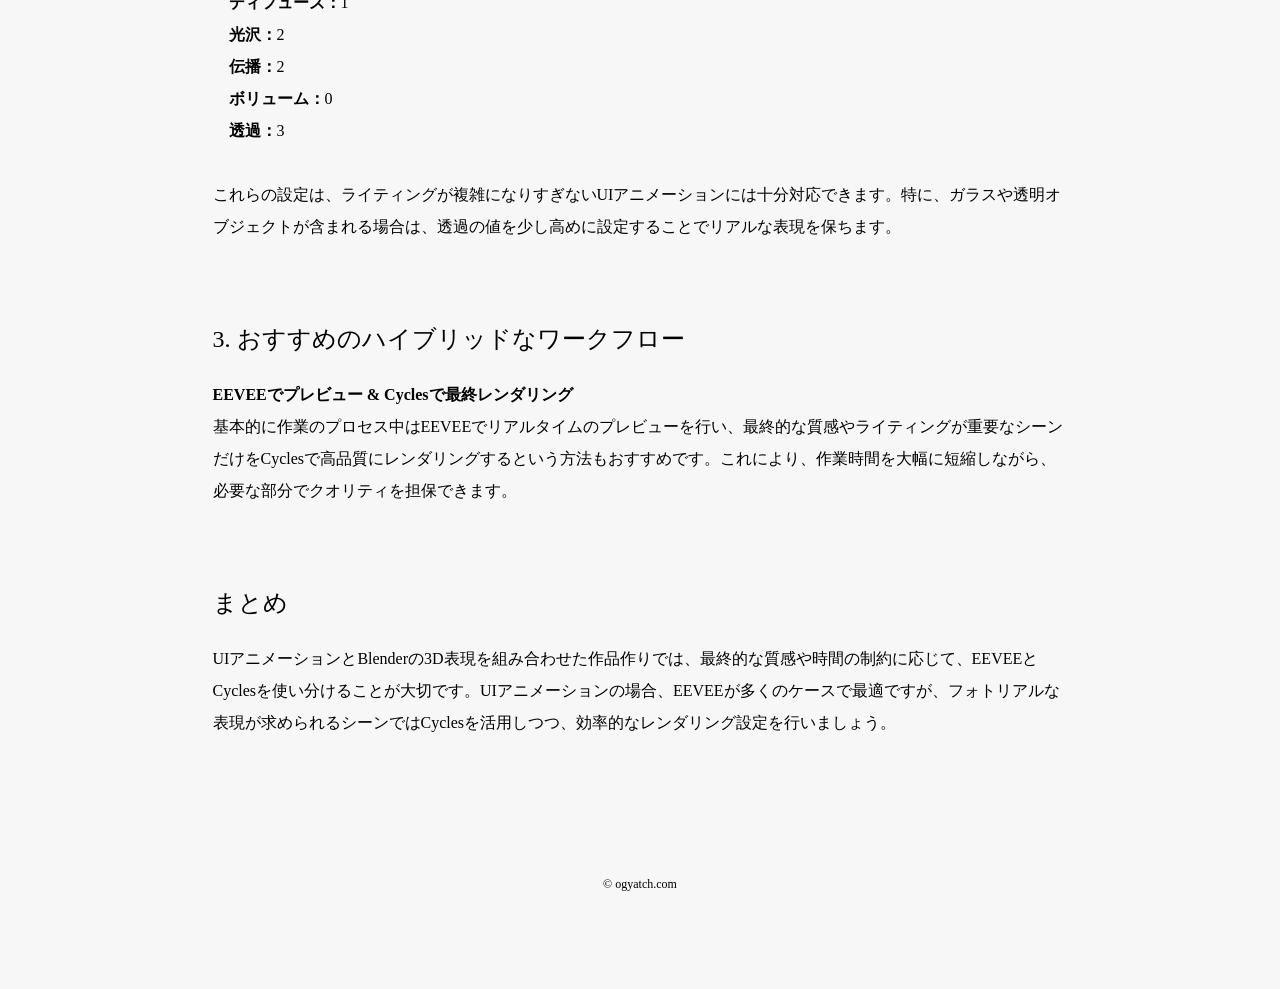
<file: blog/optimized-rendering-for-ui-animation.html>
<!DOCTYPE html>
<html lang="ja">

<head>
    <meta charset="UTF-8">
    <meta name="viewport" content="width=device-width, initial-scale=1.0">
    <title>ogyatch.com</title>
    <link rel="stylesheet" href="/css/styles.css">
    <link rel="stylesheet" href="/css/index.css">
    <script src="https://code.jquery.com/jquery-3.6.0.min.js"></script>
    <script defer src="/js/scripts.js"></script>
</head>

<body>
    <div class="page-container">
        <main>
            <div class="content-area">
                <p>#Blender</p>
                <h1>UIアニメーションのBlenderレンダリング設定</h1>
                <img src="/img/blog/optimized-rendering-for-ui-animation-hero.png" width="1400" height="auto">

                <p lang="ja">
                    BlenderとAfter Effectsを組み合わせてUIアニメーションを制作する場合、特にBlenderでの3D部分のレンダリング時間が作業全体のボトルネックになります。この記事では、Blenderで効率よくレンダリングしながら高品質な結果を得るための設定を紹介します。
                </p>

                <h2>1. EEVEE vs Cycles: 最短のレンダリング時間を目指すならEEVEE</h2>
                <img src="/img/blog/optimized-rendering-for-ui-animation-2.png" width="1400" height="auto">
                <p lang="ja">
                    UIアニメーションや比較的シンプルな3D表現では、Blenderのレンダリングエンジンとして「EEVEE」を選ぶことが最も効率的です。<br><br>
                    <strong>1. レンダリング時間の差</strong><br>例えば、私のMac Studio(Apple M1 Max)で2000フレームのアニメーションをレンダリングする場合、EEVEEなら40分程度で完了するのに対し、Cyclesでは約8時間かかります。特に、シンプルなUIアニメーションでは、EEVEEのリアルタイムレンダリングがクオリティと効率のバランスを取る上で非常に有利です。<br>
                    <strong>2. EEVEEが向いている理由</strong><br>UIアニメーションでは、フォトリアルな質感や複雑なライティングは必要ないことが多く、EEVEEの高速なシェーディングと十分なビジュアル表現が適しています。特に、3Dと2Dを組み合わせた動きのあるUI要素を作る場合、EEVEEのパフォーマンスが大きな助けになります。<br>
                </p>

                <h2>2. Cyclesのレンダリング時間を短縮するための設定</h2>
                <img src="/img/blog/optimized-rendering-for-ui-animation-1.png" width="1400" height="auto">
                <p lang="ja">
                    ただし、よりリアルなライティングや物理シミュレーションを使いたい場合は、Cyclesを使う必要があることもあります。Cyclesは物理ベースのリアルな表現が可能ですが、レンダリングに時間がかかるというデメリットがあります。ここでは、Cyclesのレンダリング時間を短縮しつつ、クオリティを維持するための具体的な設定を紹介します：<br><br>
                    <strong>レンダーエンジン：</strong>Cycles<br>
                    <strong>ノイズしきい値：</strong>0.1（ノイズしきい値を高めることで、サンプリング数を減らしつつも適切な品質を保つ。）<br>
                    <strong>最大サンプル数：</strong>64（高すぎるサンプル数は不要。64で十分な品質が得られるケースが多い。）<br>
                    <strong>最小サンプル数：</strong>16（最小サンプルを低めに設定することで、必要以上に細かいレンダリングを避ける。）<br>
                    <strong>ライトパスの設定：</strong>ライトパスは、レンダリングにかかる計算量を左右するため、できるだけシンプルに保つのがポイントです。ガラスや透明素材を含むシーンの場合の基本設定は次の通りです：<br>
                    &nbsp;&nbsp;&nbsp;&nbsp;<strong>合計：</strong>6<br>
                    &nbsp;&nbsp;&nbsp;&nbsp;<strong>ディフューズ：</strong>1<br>
                    &nbsp;&nbsp;&nbsp;&nbsp;<strong>光沢：</strong>2<br>
                    &nbsp;&nbsp;&nbsp;&nbsp;<strong>伝播：</strong>2<br>
                    &nbsp;&nbsp;&nbsp;&nbsp;<strong>ボリューム：</strong>0<br>
                    &nbsp;&nbsp;&nbsp;&nbsp;<strong>透過：</strong>3<br>
                    <br>
                    これらの設定は、ライティングが複雑になりすぎないUIアニメーションには十分対応できます。特に、ガラスや透明オブジェクトが含まれる場合は、透過の値を少し高めに設定することでリアルな表現を保ちます。
                </p>
                
                <h2>3. おすすめのハイブリッドなワークフロー</h2>
                <p lang="ja">
                    <strong>EEVEEでプレビュー & Cyclesで最終レンダリング</strong><br>基本的に作業のプロセス中はEEVEEでリアルタイムのプレビューを行い、最終的な質感やライティングが重要なシーンだけをCyclesで高品質にレンダリングするという方法もおすすめです。これにより、作業時間を大幅に短縮しながら、必要な部分でクオリティを担保できます。<br>
                </p>

                <h2>まとめ</h2>
                <p lang="ja">
                    UIアニメーションとBlenderの3D表現を組み合わせた作品作りでは、最終的な質感や時間の制約に応じて、EEVEEとCyclesを使い分けることが大切です。UIアニメーションの場合、EEVEEが多くのケースで最適ですが、フォトリアルな表現が求められるシーンではCyclesを活用しつつ、効率的なレンダリング設定を行いましょう。
                </p>

            </div>
        </main>
    </div>

    <div id="header-container"></div>
	<script>
		fetch('header.html')
			.then(response => response.text())
			.then(data => {
				document.getElementById('header-container').innerHTML = data;
			});
	</script>

	<div id="footer-placeholder"></div>
	<script>
		fetch('footer.html')
			.then(response => response.text())
			.then(html => {
				document.getElementById('footer-placeholder').innerHTML = html;
			});
	</script>
    
</body>
</html>
</file>
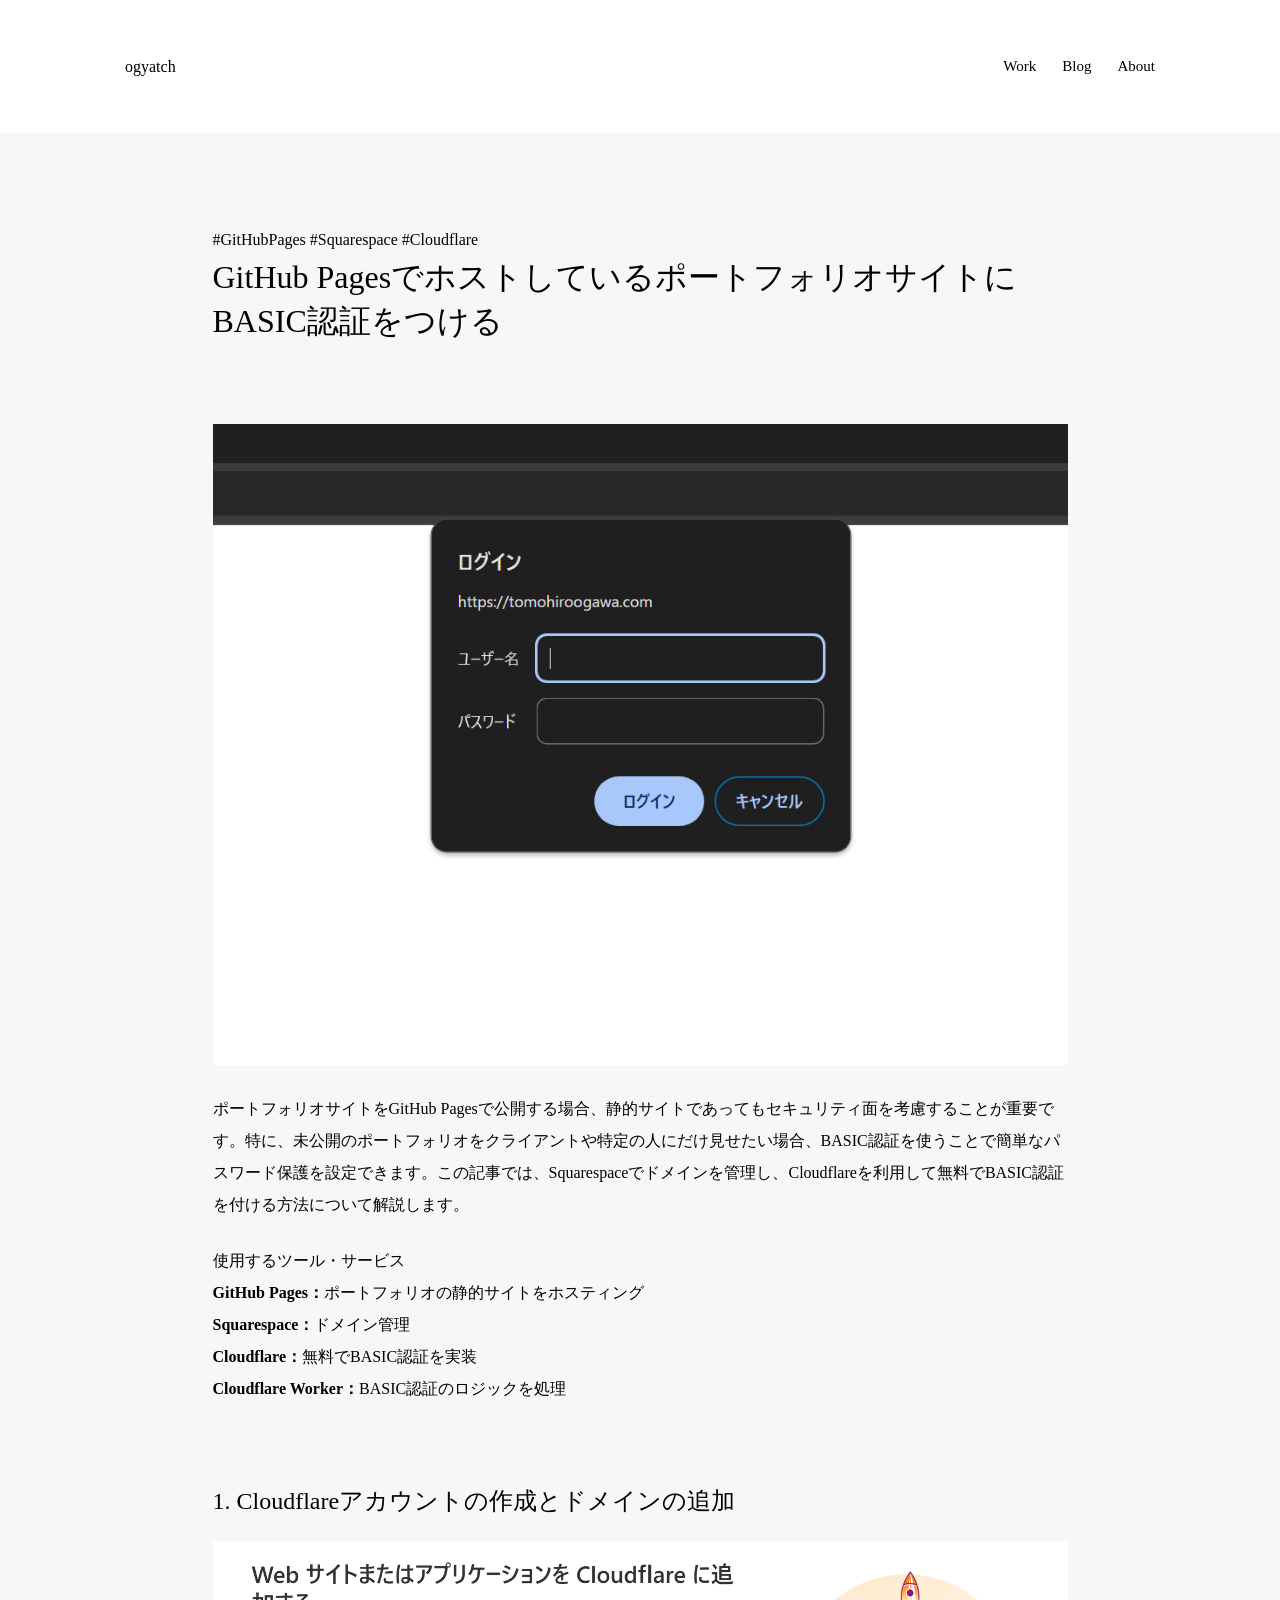
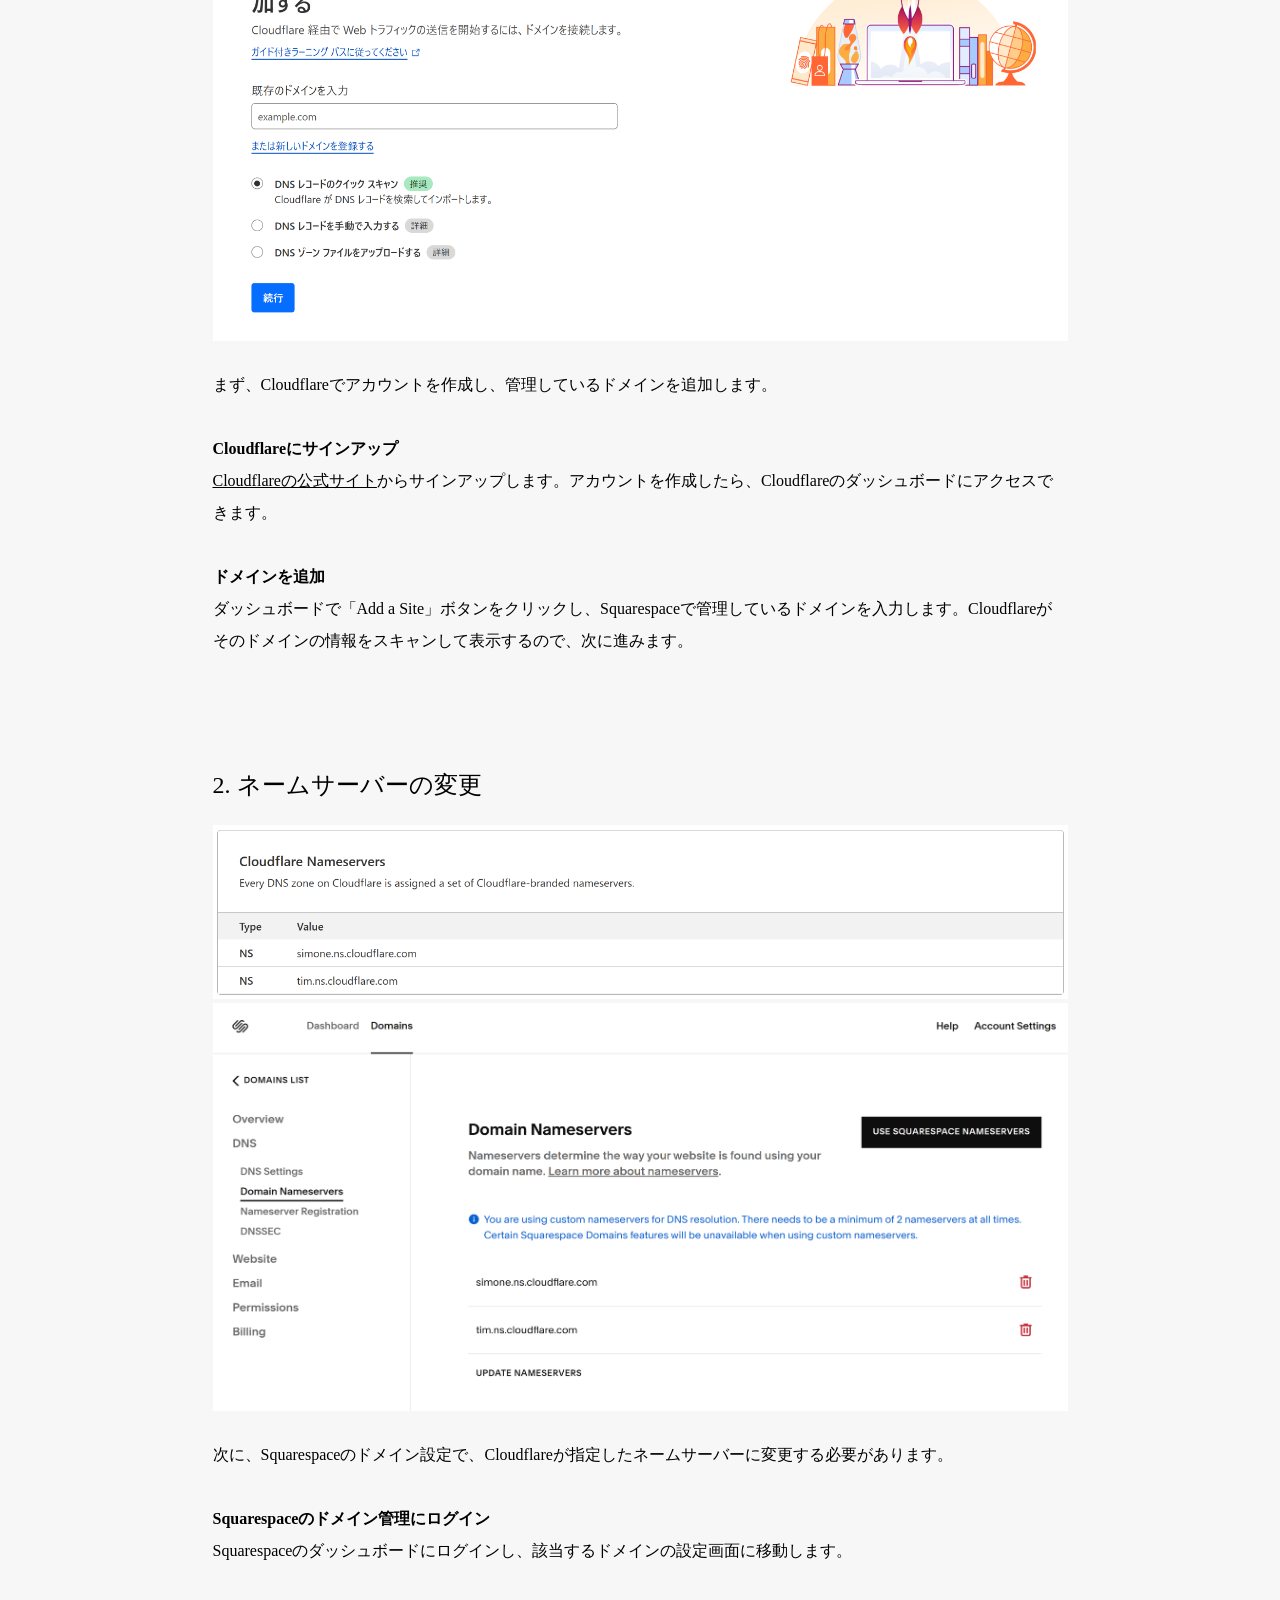
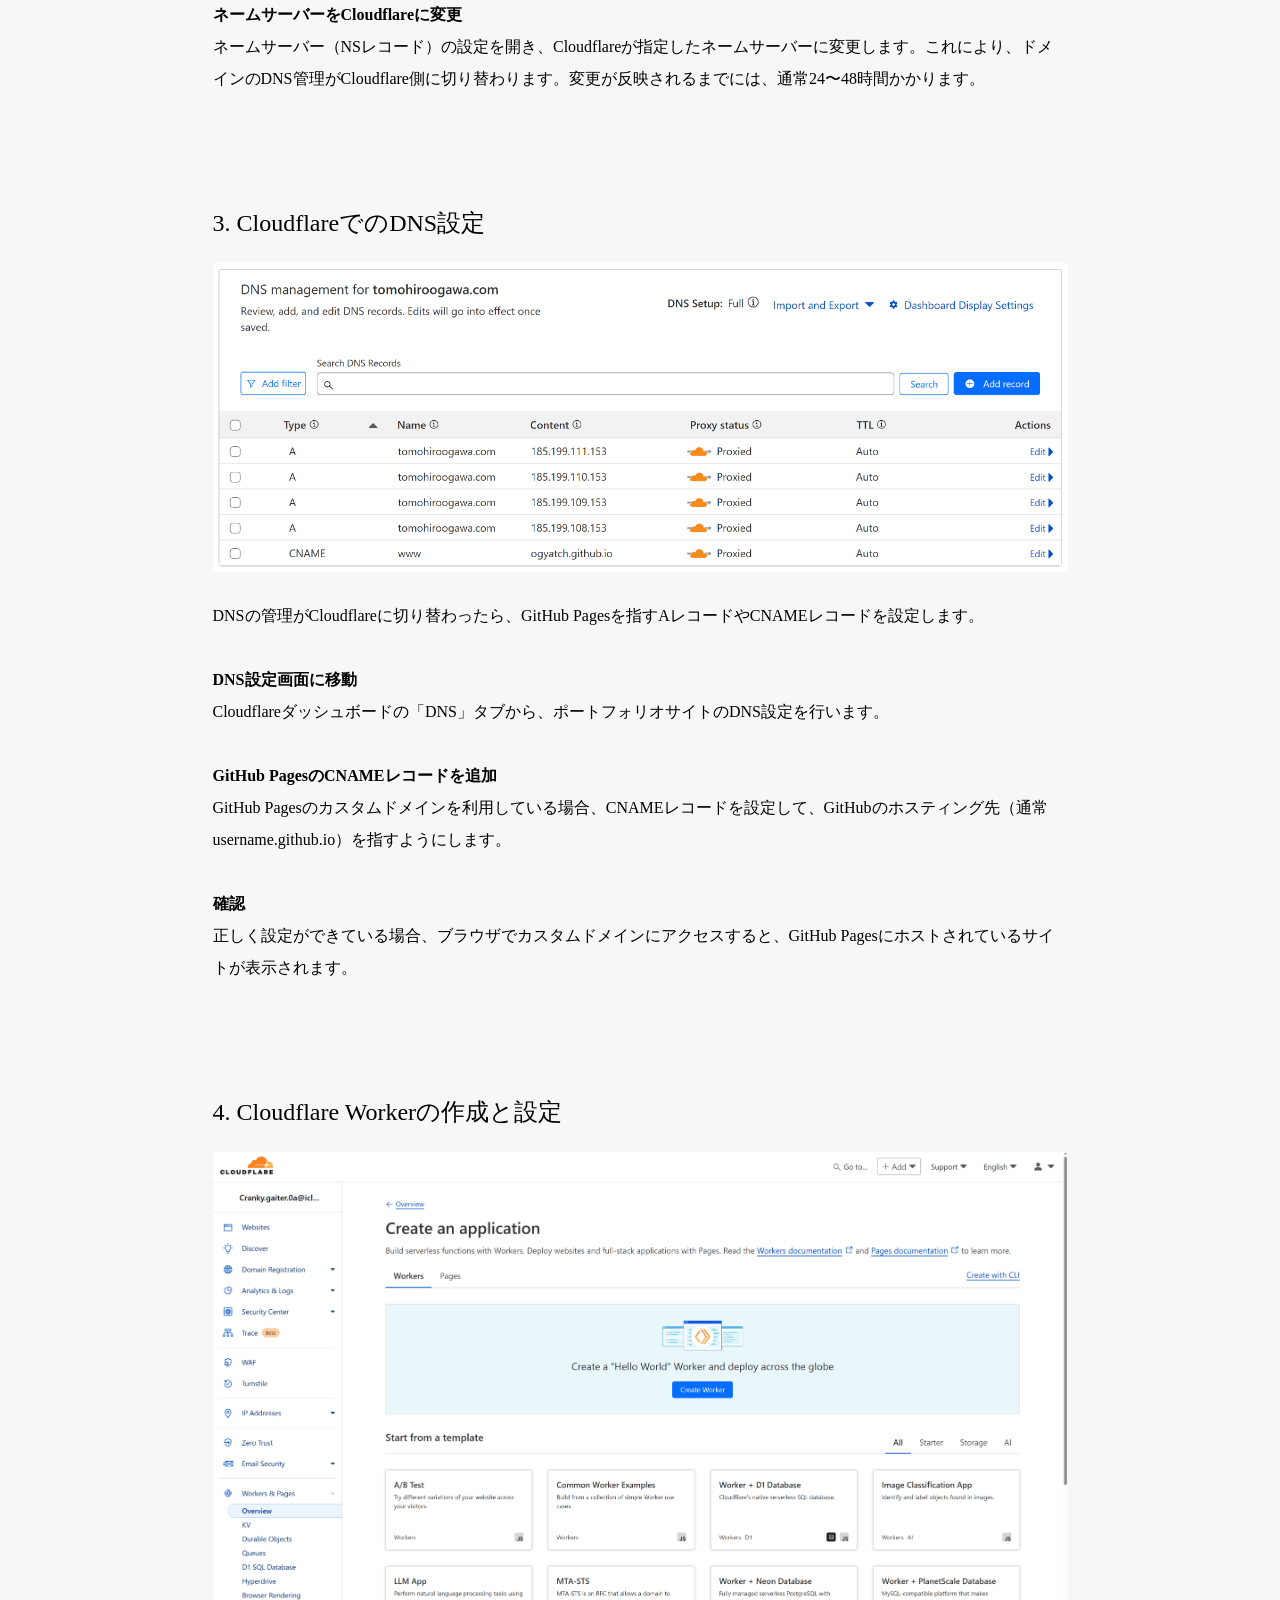
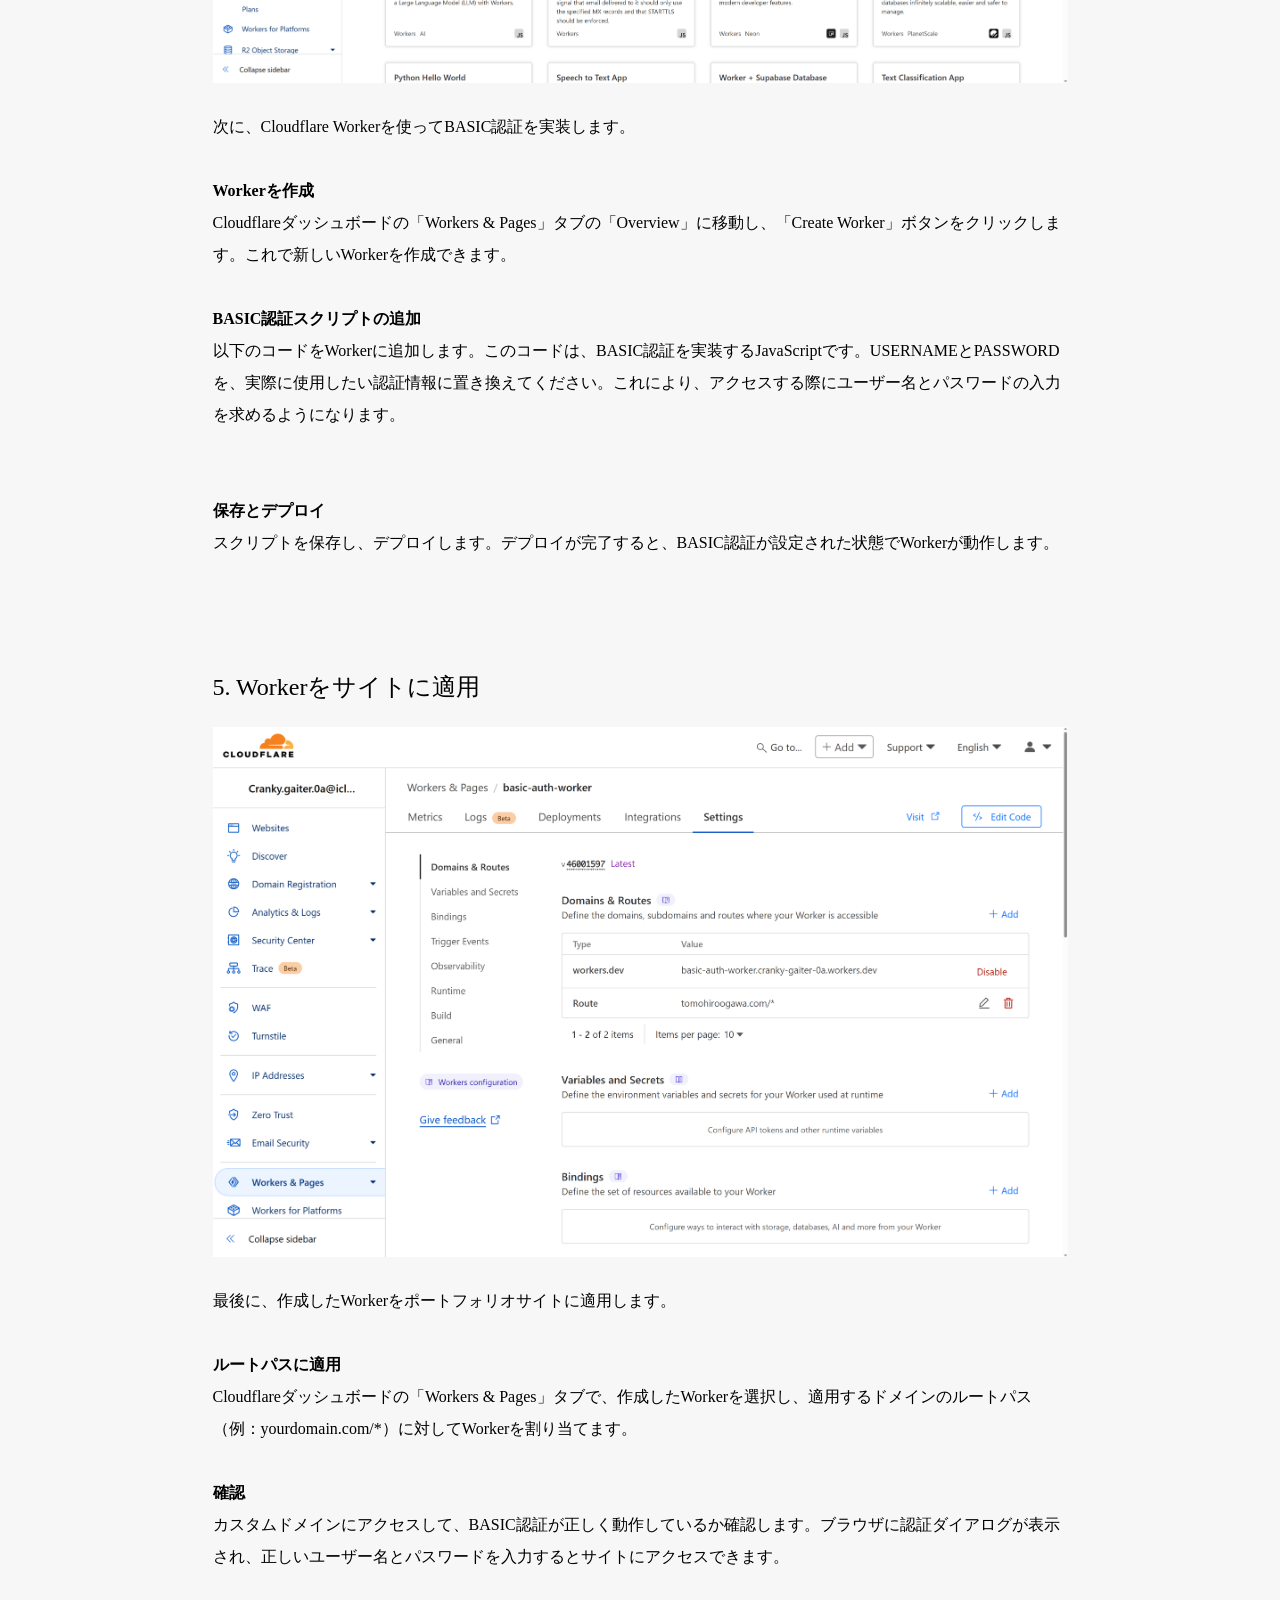
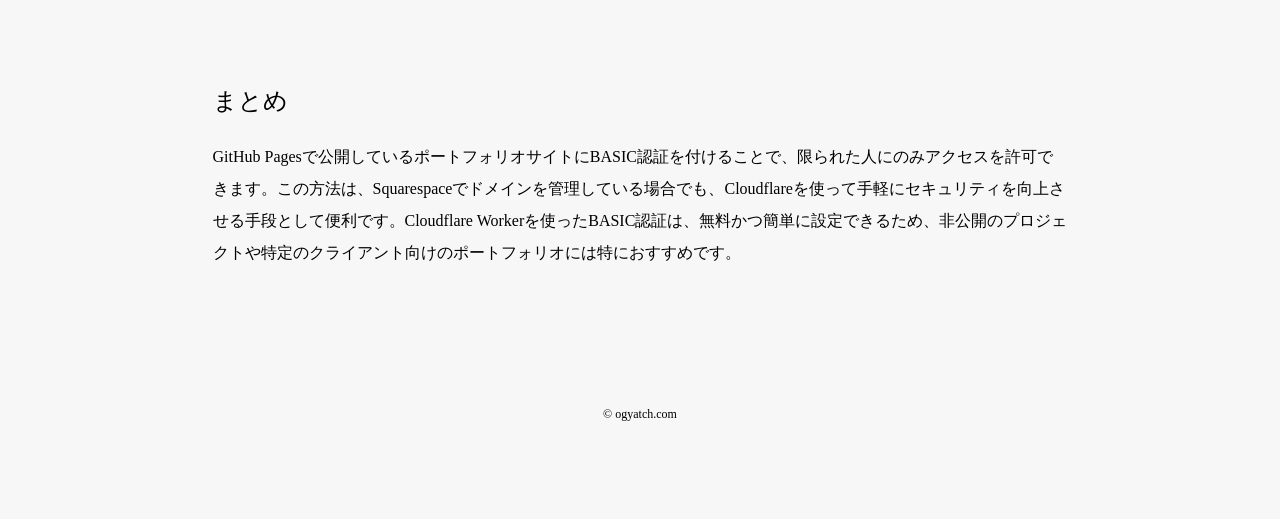
<file: blog/portfolio-basic-authentication.html>
<!DOCTYPE html>
<html lang="ja">

<head>
    <meta charset="UTF-8">
    <meta name="viewport" content="width=device-width, initial-scale=1.0">
    <title>ogyatch.com</title>
    <link rel="stylesheet" href="/css/styles.css">
    <link rel="stylesheet" href="/css/index.css">
    <script src="https://code.jquery.com/jquery-3.6.0.min.js"></script>
    <script defer src="/js/scripts.js"></script>
</head>

<body>
    <div class="page-container">
        <main>
            <div class="content-area">
                <p>#GitHubPages #Squarespace #Cloudflare</p>
                <h1>GitHub PagesでホストしているポートフォリオサイトにBASIC認証をつける</h1>
                <img src="/img/blog/portfolio-basic-authentication-hero.png" width="1400" height="auto">

                <p lang="ja">
                    ポートフォリオサイトをGitHub Pagesで公開する場合、静的サイトであってもセキュリティ面を考慮することが重要です。特に、未公開のポートフォリオをクライアントや特定の人にだけ見せたい場合、BASIC認証を使うことで簡単なパスワード保護を設定できます。この記事では、Squarespaceでドメインを管理し、Cloudflareを利用して無料でBASIC認証を付ける方法について解説します。
                </p>
                <p lang="ja">
                    使用するツール・サービス<br>
                    <strong>GitHub Pages：</strong>ポートフォリオの静的サイトをホスティング<br>
                    <strong>Squarespace：</strong>ドメイン管理<br>
                    <strong>Cloudflare：</strong>無料でBASIC認証を実装<br>
                    <strong>Cloudflare Worker：</strong>BASIC認証のロジックを処理<br>
                </p>

                <h2>1. Cloudflareアカウントの作成とドメインの追加</h2>
                <img src="/img/blog/portfolio-basic-authentication-1.png" width="1400" height="auto">
                <p lang="ja">
                    まず、Cloudflareでアカウントを作成し、管理しているドメインを追加します。<br><br>
                    <strong>Cloudflareにサインアップ</strong><br>
                    <a href="https://www.cloudflare.com">Cloudflareの公式サイト</a>からサインアップします。アカウントを作成したら、Cloudflareのダッシュボードにアクセスできます。<br><br>
                    <strong>ドメインを追加</strong><br>
                    ダッシュボードで「Add a Site」ボタンをクリックし、Squarespaceで管理しているドメインを入力します。Cloudflareがそのドメインの情報をスキャンして表示するので、次に進みます。<br><br>
                </p>

                <h2>2. ネームサーバーの変更</h2>
                <img src="/img/blog/portfolio-basic-authentication-2.png" width="1400" height="auto">
                <img src="/img/blog/portfolio-basic-authentication-3.png" width="1400" height="auto">
                <p lang="ja">
                    次に、Squarespaceのドメイン設定で、Cloudflareが指定したネームサーバーに変更する必要があります。<br><br>
                    <strong>Squarespaceのドメイン管理にログイン</strong><br>
                    Squarespaceのダッシュボードにログインし、該当するドメインの設定画面に移動します。<br><br>
                    <strong>ネームサーバーをCloudflareに変更</strong><br>
                    ネームサーバー（NSレコード）の設定を開き、Cloudflareが指定したネームサーバーに変更します。これにより、ドメインのDNS管理がCloudflare側に切り替わります。変更が反映されるまでには、通常24〜48時間かかります。<br><br>
                </p>

                <h2>3. CloudflareでのDNS設定</h2>
                <img src="/img/blog/portfolio-basic-authentication-4.png" width="1400" height="auto">
                <p lang="ja">
                    DNSの管理がCloudflareに切り替わったら、GitHub Pagesを指すAレコードやCNAMEレコードを設定します。<br><br>
                    <strong>DNS設定画面に移動</strong><br>
                    Cloudflareダッシュボードの「DNS」タブから、ポートフォリオサイトのDNS設定を行います。<br><br>
                    <strong>GitHub PagesのCNAMEレコードを追加</strong><br>
                    GitHub Pagesのカスタムドメインを利用している場合、CNAMEレコードを設定して、GitHubのホスティング先（通常username.github.io）を指すようにします。<br><br>
                    <strong>確認</strong><br>
                    正しく設定ができている場合、ブラウザでカスタムドメインにアクセスすると、GitHub Pagesにホストされているサイトが表示されます。<br><br>
                </p>

                <h2>4. Cloudflare Workerの作成と設定</h2>
                <img src="/img/blog/portfolio-basic-authentication-5.png" width="1400" height="auto">
                <p lang="ja">
                    次に、Cloudflare Workerを使ってBASIC認証を実装します。<br><br>
                    <strong>Workerを作成</strong><br>
                    Cloudflareダッシュボードの「Workers & Pages」タブの「Overview」に移動し、「Create Worker」ボタンをクリックします。これで新しいWorkerを作成できます。<br><br>
                    <strong>BASIC認証スクリプトの追加</strong><br>
                    以下のコードをWorkerに追加します。このコードは、BASIC認証を実装するJavaScriptです。USERNAMEとPASSWORDを、実際に使用したい認証情報に置き換えてください。これにより、アクセスする際にユーザー名とパスワードの入力を求めるようになります。<br>
                    <script src="https://gist.github.com/ogyatch/c34c2b3f93269900f85d27a4d6939c27.js"></script><br><br>
                    <strong>保存とデプロイ</strong><br>
                    スクリプトを保存し、デプロイします。デプロイが完了すると、BASIC認証が設定された状態でWorkerが動作します。<br><br>
                </p>

                <h2>5. Workerをサイトに適用</h2>
                <img src="/img/blog/portfolio-basic-authentication-6.png" width="1400" height="auto">
                <p lang="ja">
                    最後に、作成したWorkerをポートフォリオサイトに適用します。<br><br>
                    <strong>ルートパスに適用</strong><br>
                    Cloudflareダッシュボードの「Workers & Pages」タブで、作成したWorkerを選択し、適用するドメインのルートパス（例：yourdomain.com/*）に対してWorkerを割り当てます。<br><br>
                    <strong>確認</strong><br>
                    カスタムドメインにアクセスして、BASIC認証が正しく動作しているか確認します。ブラウザに認証ダイアログが表示され、正しいユーザー名とパスワードを入力するとサイトにアクセスできます。<br><br>
                </p>

                <h2>まとめ</h2>
                <p lang="ja">
                    GitHub Pagesで公開しているポートフォリオサイトにBASIC認証を付けることで、限られた人にのみアクセスを許可できます。この方法は、Squarespaceでドメインを管理している場合でも、Cloudflareを使って手軽にセキュリティを向上させる手段として便利です。Cloudflare Workerを使ったBASIC認証は、無料かつ簡単に設定できるため、非公開のプロジェクトや特定のクライアント向けのポートフォリオには特におすすめです。
                </p>

            </div>
        </main>
    </div>

    <div id="header-container"></div>
	<script>
		fetch('header.html')
			.then(response => response.text())
			.then(data => {
				document.getElementById('header-container').innerHTML = data;
			});
	</script>

	<div id="footer-placeholder"></div>
	<script>
		fetch('footer.html')
			.then(response => response.text())
			.then(html => {
				document.getElementById('footer-placeholder').innerHTML = html;
			});
	</script>
    
</body>
</html>
</file>
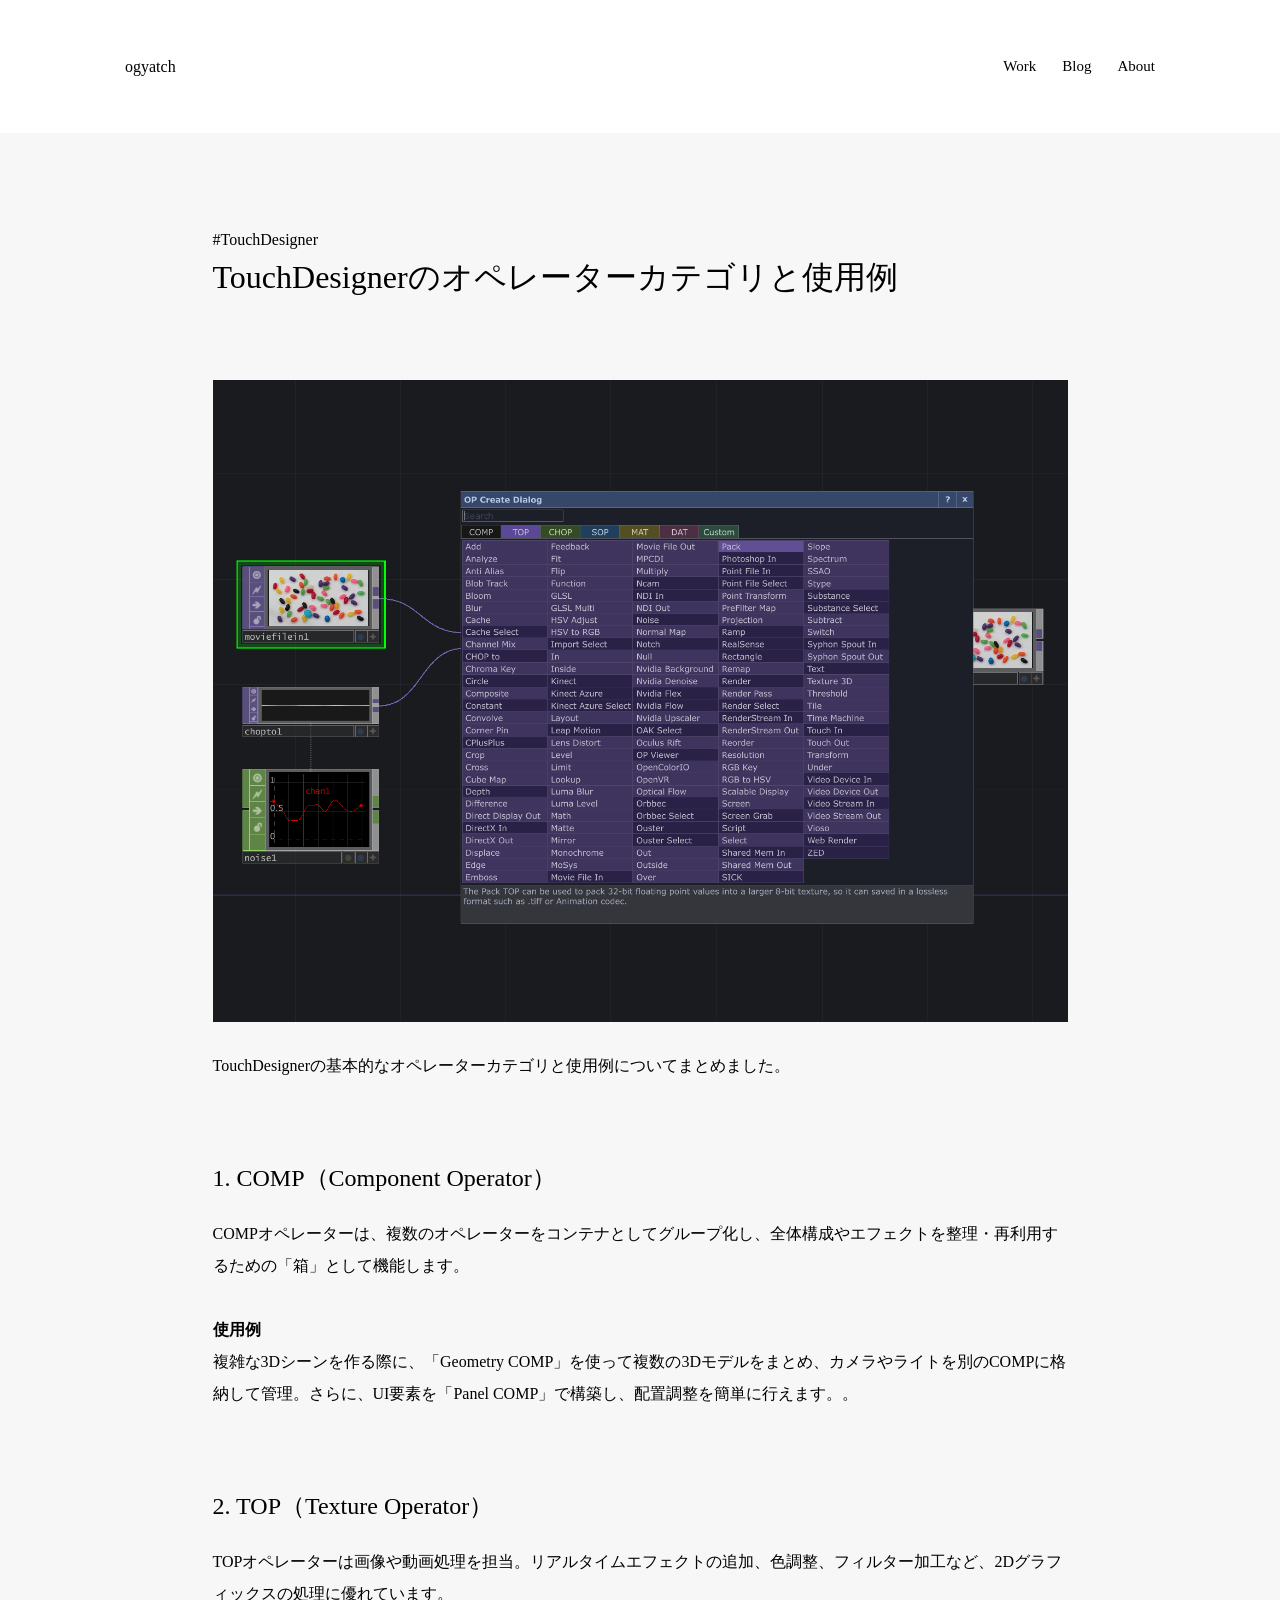
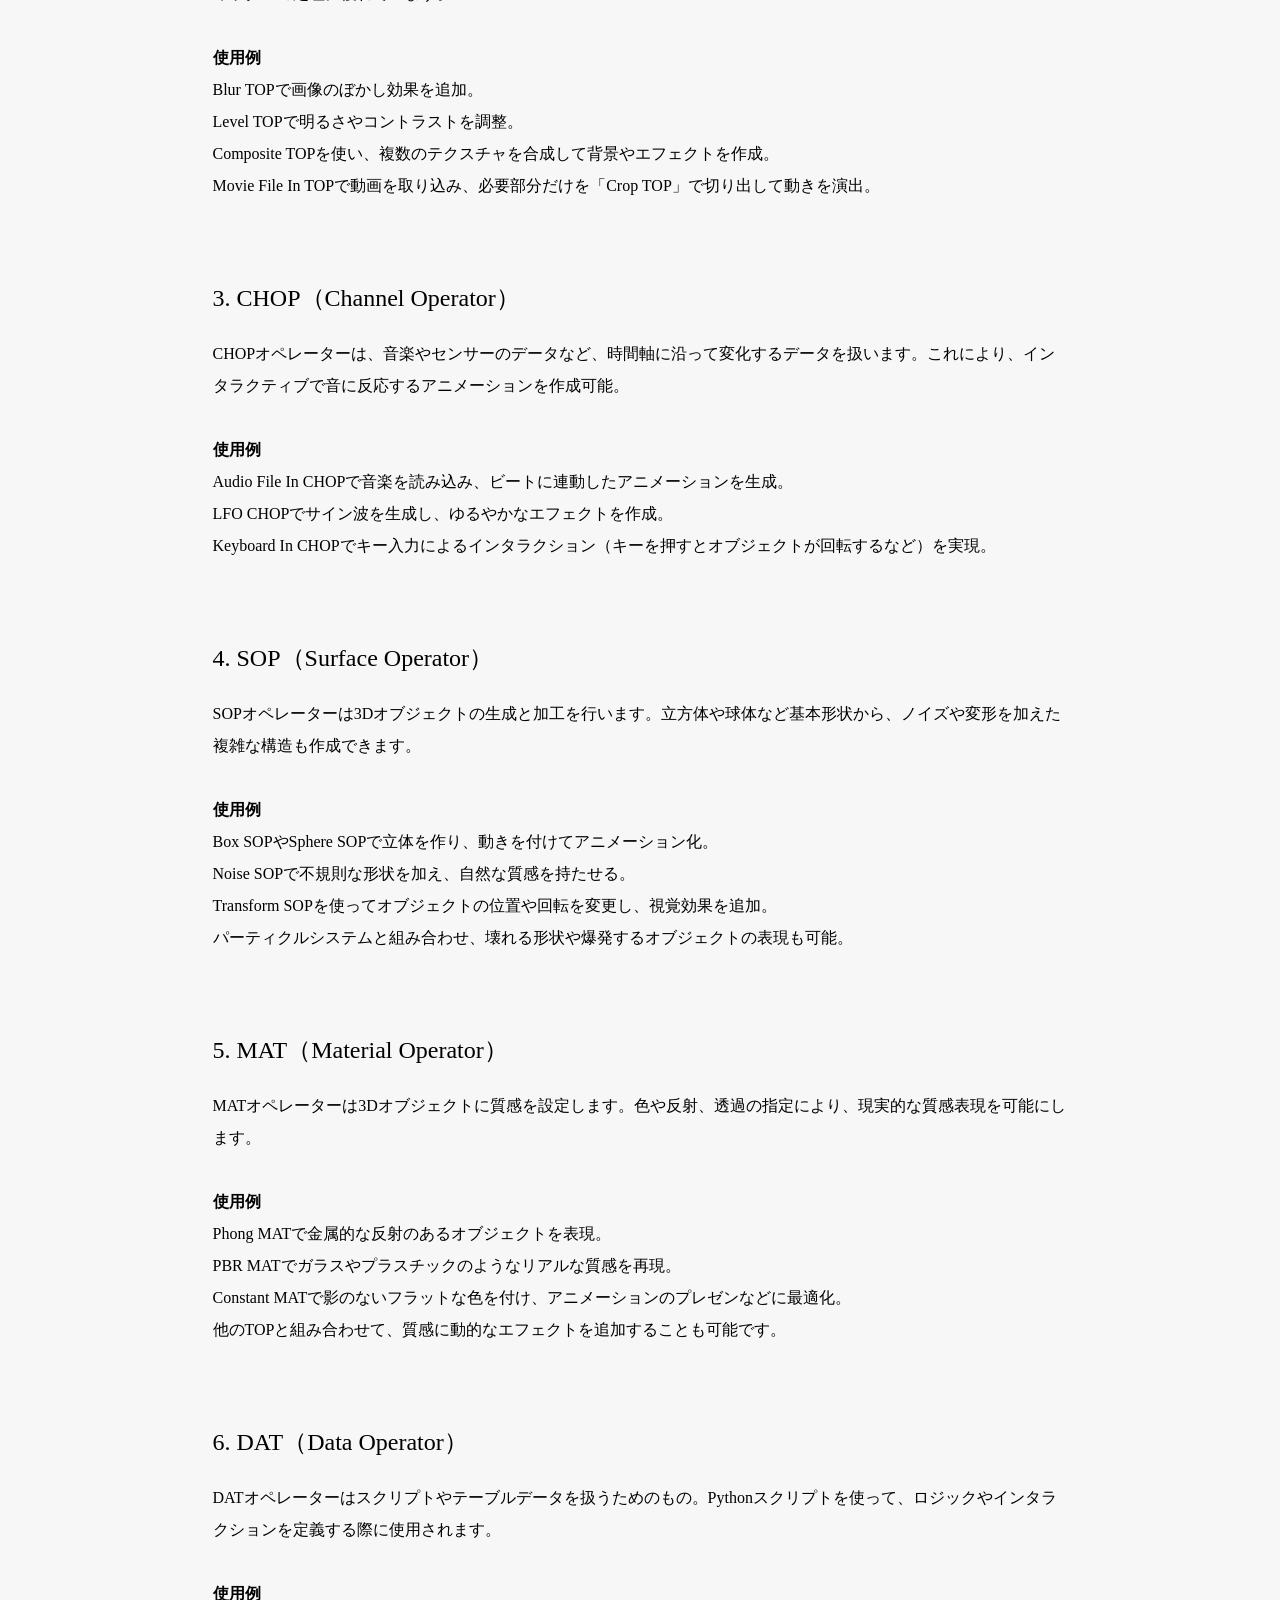
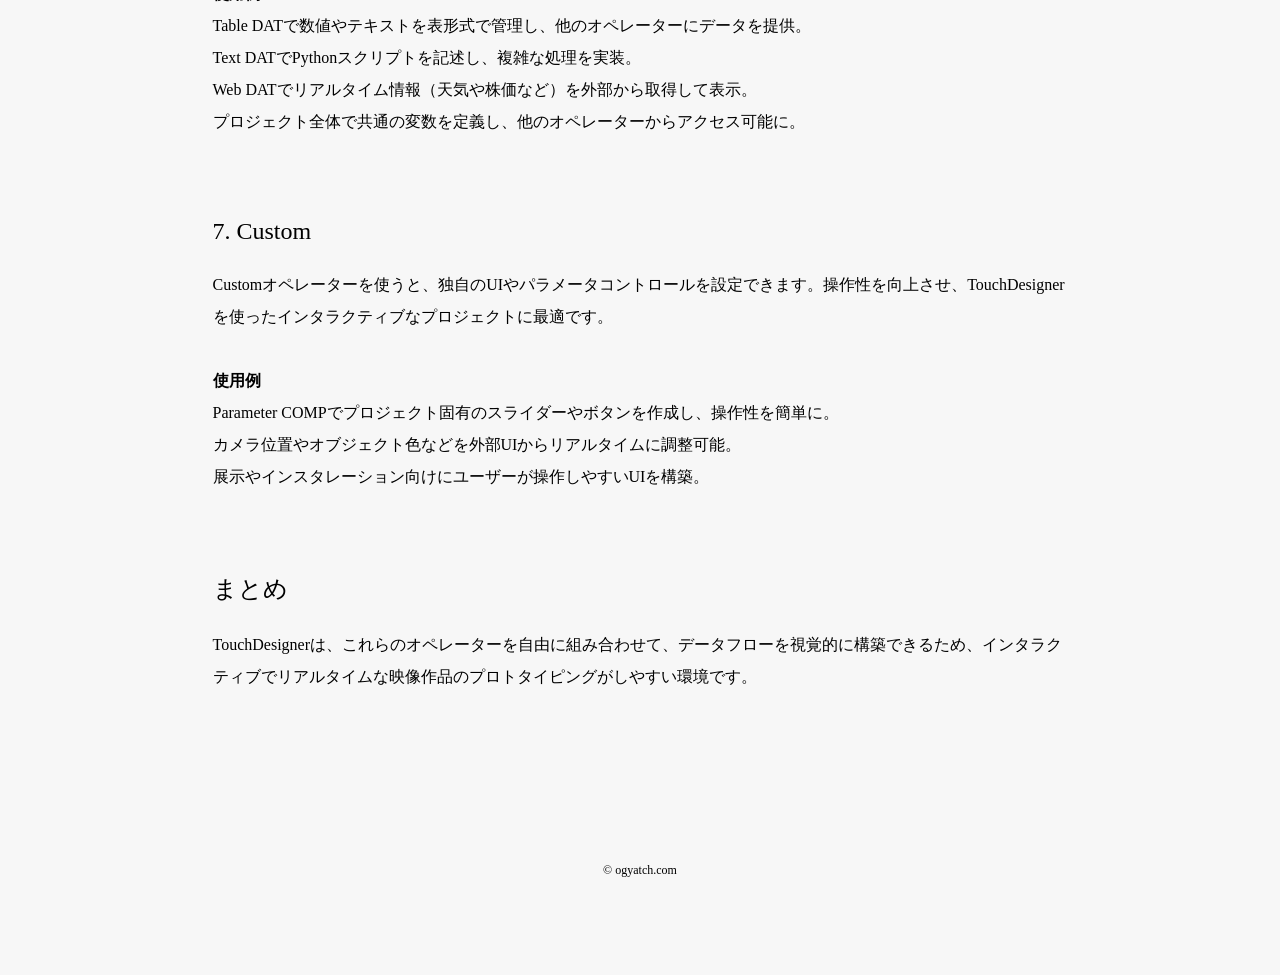
<file: blog/touchdesigner-operator-category.html>
<!DOCTYPE html>
<html lang="ja">

<head>
    <meta charset="UTF-8">
    <meta name="viewport" content="width=device-width, initial-scale=1.0">
    <title>ogyatch.com</title>
    <link rel="stylesheet" href="/css/styles.css">
    <link rel="stylesheet" href="/css/index.css">
    <script src="https://code.jquery.com/jquery-3.6.0.min.js"></script>
    <script defer src="/js/scripts.js"></script>
</head>

<body>
    <div class="page-container">
        <main>
            <div class="content-area">
                <p>#TouchDesigner</p>
                <h1>TouchDesignerのオペレーターカテゴリと使用例</h1>
                <img src="/img/blog/touchdesigner-operator-category-hero.png" width="1400" height="auto">

                <p lang="ja">
                    TouchDesignerの基本的なオペレーターカテゴリと使用例についてまとめました。
                </p>

                <h2>1. COMP（Component Operator）</h2>
                <p lang="ja">
                    COMPオペレーターは、複数のオペレーターをコンテナとしてグループ化し、全体構成やエフェクトを整理・再利用するための「箱」として機能します。<br><br>
                    <strong>使用例</strong><br>
                    複雑な3Dシーンを作る際に、「Geometry COMP」を使って複数の3Dモデルをまとめ、カメラやライトを別のCOMPに格納して管理。さらに、UI要素を「Panel COMP」で構築し、配置調整を簡単に行えます。。<br>
                </p>

                <h2>2. TOP（Texture Operator）</h2>
                <p lang="ja">
                    TOPオペレーターは画像や動画処理を担当。リアルタイムエフェクトの追加、色調整、フィルター加工など、2Dグラフィックスの処理に優れています。<br><br>
                    <strong>使用例</strong><br>
                    Blur TOPで画像のぼかし効果を追加。<br>
                    Level TOPで明るさやコントラストを調整。<br>
                    Composite TOPを使い、複数のテクスチャを合成して背景やエフェクトを作成。<br>
                    Movie File In TOPで動画を取り込み、必要部分だけを「Crop TOP」で切り出して動きを演出。<br>
                </p>

                <h2>3. CHOP（Channel Operator）</h2>
                <p lang="ja">
                    CHOPオペレーターは、音楽やセンサーのデータなど、時間軸に沿って変化するデータを扱います。これにより、インタラクティブで音に反応するアニメーションを作成可能。<br><br>
                    <strong>使用例</strong><br>
                    Audio File In CHOPで音楽を読み込み、ビートに連動したアニメーションを生成。<br>
                    LFO CHOPでサイン波を生成し、ゆるやかなエフェクトを作成。<br>
                    Keyboard In CHOPでキー入力によるインタラクション（キーを押すとオブジェクトが回転するなど）を実現。<br>
                </p>

                <h2>4. SOP（Surface Operator）</h2>
                <p lang="ja">
                    SOPオペレーターは3Dオブジェクトの生成と加工を行います。立方体や球体など基本形状から、ノイズや変形を加えた複雑な構造も作成できます。<br><br>
                    <strong>使用例</strong><br>
                    Box SOPやSphere SOPで立体を作り、動きを付けてアニメーション化。<br>
                    Noise SOPで不規則な形状を加え、自然な質感を持たせる。<br>
                    Transform SOPを使ってオブジェクトの位置や回転を変更し、視覚効果を追加。<br>
                    パーティクルシステムと組み合わせ、壊れる形状や爆発するオブジェクトの表現も可能。<br>
                </p>

                <h2>5. MAT（Material Operator）</h2>
                <p lang="ja">
                    MATオペレーターは3Dオブジェクトに質感を設定します。色や反射、透過の指定により、現実的な質感表現を可能にします。<br><br>
                    <strong>使用例</strong><br>
                    Phong MATで金属的な反射のあるオブジェクトを表現。<br>
                    PBR MATでガラスやプラスチックのようなリアルな質感を再現。<br>
                    Constant MATで影のないフラットな色を付け、アニメーションのプレゼンなどに最適化。<br>
                    他のTOPと組み合わせて、質感に動的なエフェクトを追加することも可能です。<br>
                </p>

                <h2>6. DAT（Data Operator）</h2>
                <p lang="ja">
                    DATオペレーターはスクリプトやテーブルデータを扱うためのもの。Pythonスクリプトを使って、ロジックやインタラクションを定義する際に使用されます。<br><br>
                    <strong>使用例</strong><br>
                    Table DATで数値やテキストを表形式で管理し、他のオペレーターにデータを提供。<br>
                    Text DATでPythonスクリプトを記述し、複雑な処理を実装。<br>
                    Web DATでリアルタイム情報（天気や株価など）を外部から取得して表示。<br>
                    プロジェクト全体で共通の変数を定義し、他のオペレーターからアクセス可能に。<br>
                </p>

                <h2>7. Custom</h2>
                <p lang="ja">
                    Customオペレーターを使うと、独自のUIやパラメータコントロールを設定できます。操作性を向上させ、TouchDesignerを使ったインタラクティブなプロジェクトに最適です。<br><br>
                    <strong>使用例</strong><br>
                    Parameter COMPでプロジェクト固有のスライダーやボタンを作成し、操作性を簡単に。<br>
                    カメラ位置やオブジェクト色などを外部UIからリアルタイムに調整可能。<br>
                    展示やインスタレーション向けにユーザーが操作しやすいUIを構築。<br>
                </p>

                <h2>まとめ</h2>
                <p lang="ja">
                    TouchDesignerは、これらのオペレーターを自由に組み合わせて、データフローを視覚的に構築できるため、インタラクティブでリアルタイムな映像作品のプロトタイピングがしやすい環境です。<br><br>
                </p>

            </div>
        </main>
    </div>

    <div id="header-container"></div>
	<script>
		fetch('header.html')
			.then(response => response.text())
			.then(data => {
				document.getElementById('header-container').innerHTML = data;
			});
	</script>

	<div id="footer-placeholder"></div>
	<script>
		fetch('footer.html')
			.then(response => response.text())
			.then(html => {
				document.getElementById('footer-placeholder').innerHTML = html;
			});
	</script>
    
</body>
</html>
</file>
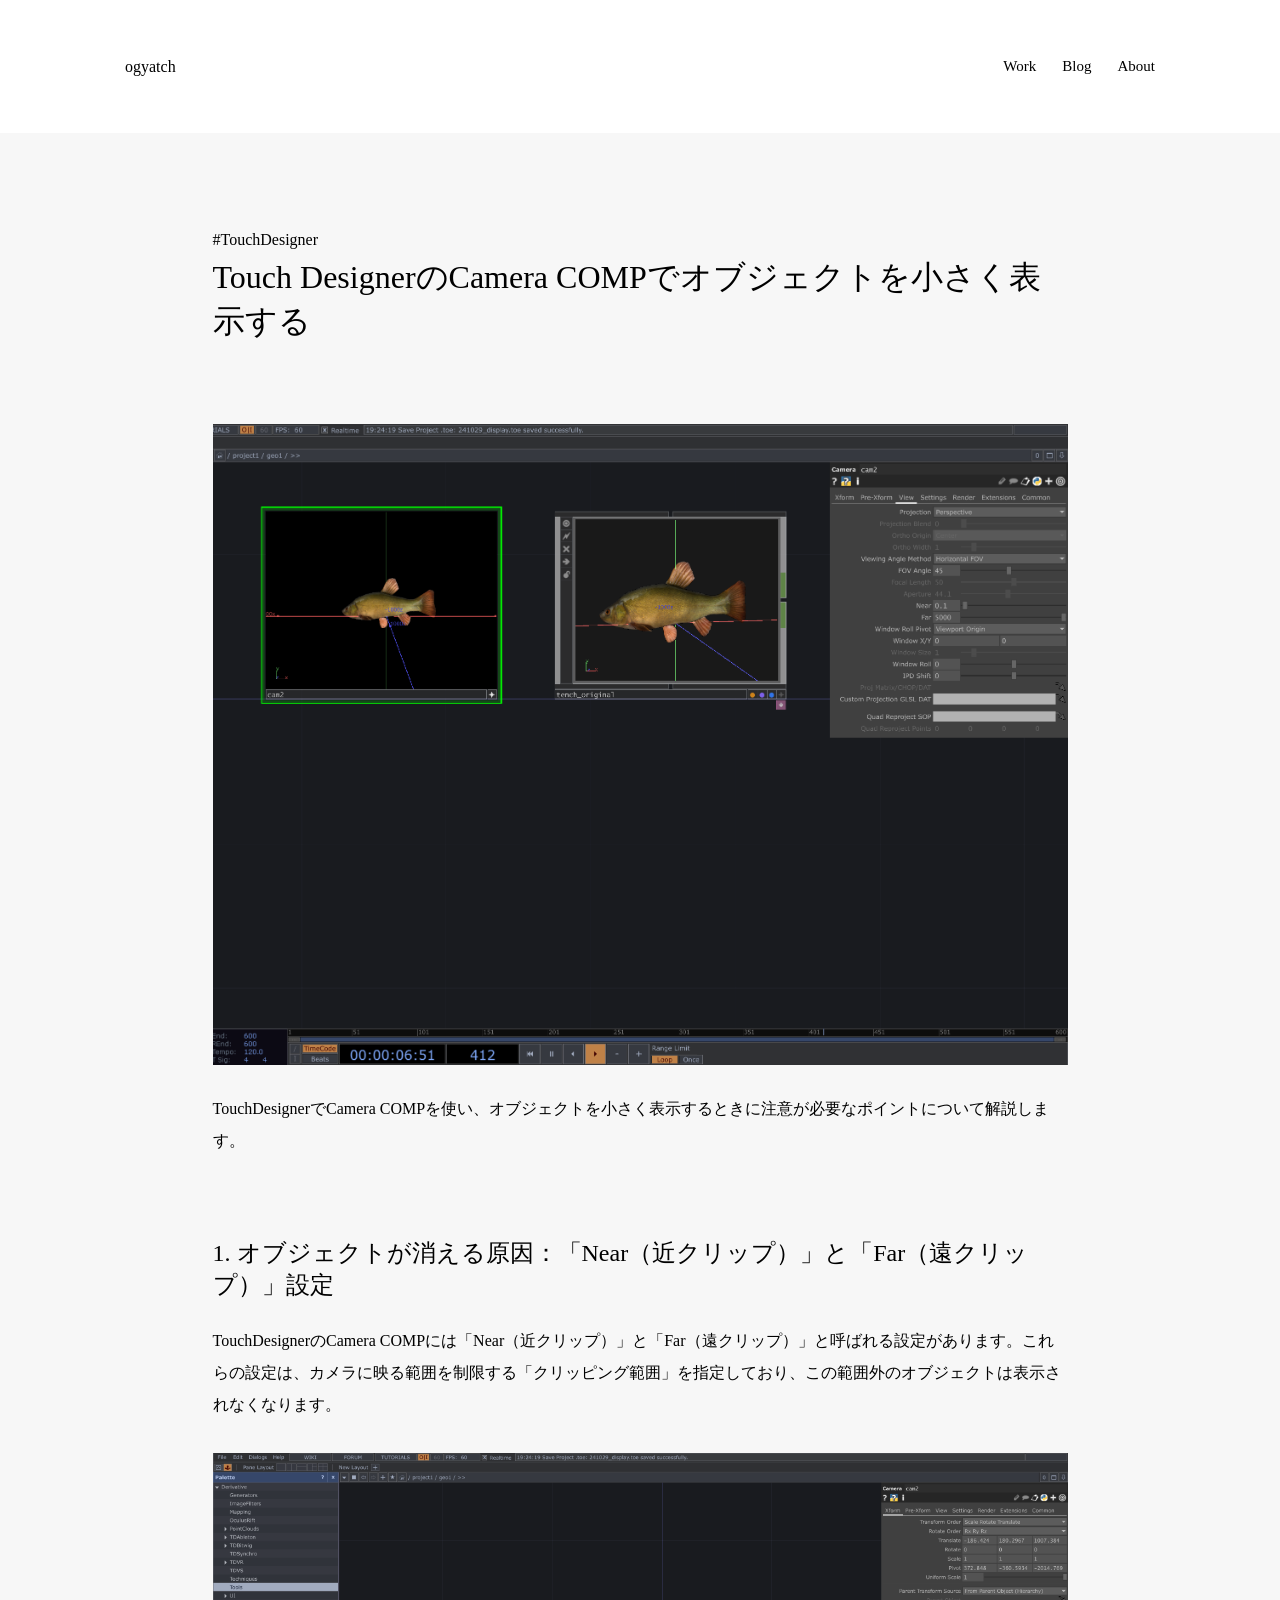
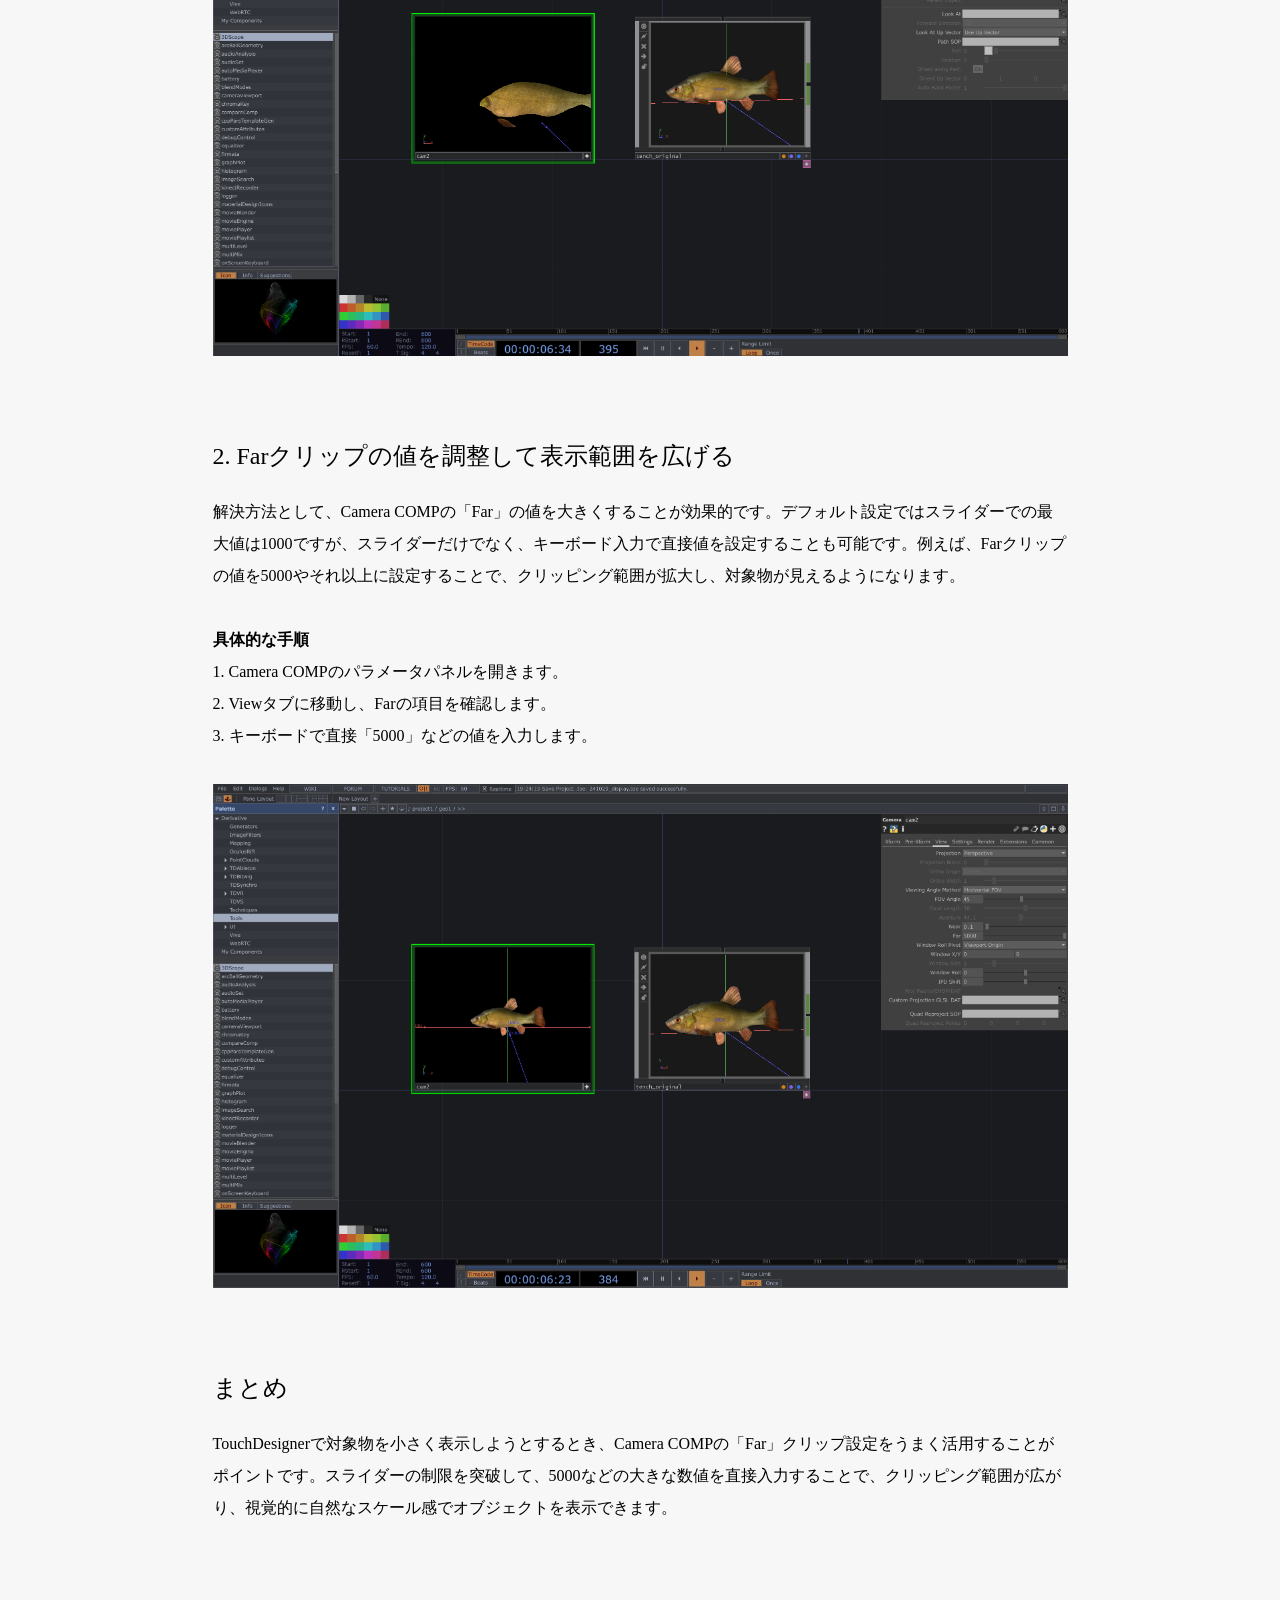
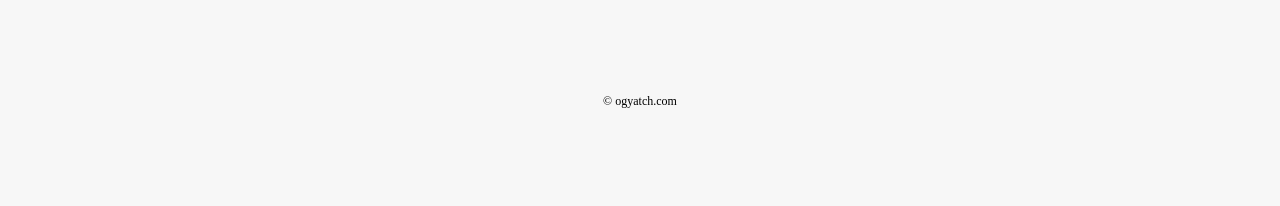
<file: blog/touchdesigner-tutorial-camera-far.html>
<!DOCTYPE html>
<html lang="ja">

<head>
    <meta charset="UTF-8">
    <meta name="viewport" content="width=device-width, initial-scale=1.0">
    <title>ogyatch.com</title>
    <link rel="stylesheet" href="/css/styles.css">
    <link rel="stylesheet" href="/css/index.css">
    <script src="https://code.jquery.com/jquery-3.6.0.min.js"></script>
    <script defer src="/js/scripts.js"></script>
</head>

<body>
    <div class="page-container">
        <main>
            <div class="content-area">
                <p>#TouchDesigner</p>
                <h1>Touch DesignerのCamera COMPでオブジェクトを小さく表示する</h1>
                <img src="/img/blog/touchdesigner-tutorial-camera-far-hero.png" width="1400" height="auto">

                <p lang="ja">
                    TouchDesignerでCamera COMPを使い、オブジェクトを小さく表示するときに注意が必要なポイントについて解説します。
                </p>

                <h2>1. オブジェクトが消える原因：「Near（近クリップ）」と「Far（遠クリップ）」設定</h2>
                <p lang="ja">
                    TouchDesignerのCamera COMPには「Near（近クリップ）」と「Far（遠クリップ）」と呼ばれる設定があります。これらの設定は、カメラに映る範囲を制限する「クリッピング範囲」を指定しており、この範囲外のオブジェクトは表示されなくなります。<br><br>
                </p>
                <img src="/img/blog/touchdesigner-tutorial-camera-far-2.png" width="1400" height="auto">

                <h2>2. Farクリップの値を調整して表示範囲を広げる</h2>
                <p lang="ja">
                    解決方法として、Camera COMPの「Far」の値を大きくすることが効果的です。デフォルト設定ではスライダーでの最大値は1000ですが、スライダーだけでなく、キーボード入力で直接値を設定することも可能です。例えば、Farクリップの値を5000やそれ以上に設定することで、クリッピング範囲が拡大し、対象物が見えるようになります。<br><br>
                    <strong>具体的な手順</strong><br>
                    1. Camera COMPのパラメータパネルを開きます。<br>
                    2. Viewタブに移動し、Farの項目を確認します。<br>
                    3. キーボードで直接「5000」などの値を入力します。<br>
                    <br>
                </p>
                <img src="/img/blog/touchdesigner-tutorial-camera-far-3.png" width="1400" height="auto">

                <h2>まとめ</h2>
                <p lang="ja">
                    TouchDesignerで対象物を小さく表示しようとするとき、Camera COMPの「Far」クリップ設定をうまく活用することがポイントです。スライダーの制限を突破して、5000などの大きな数値を直接入力することで、クリッピング範囲が広がり、視覚的に自然なスケール感でオブジェクトを表示できます。<br><br>
                </p>

            </div>
        </main>
    </div>

    <div id="header-container"></div>
	<script>
		fetch('header.html')
			.then(response => response.text())
			.then(data => {
				document.getElementById('header-container').innerHTML = data;
			});
	</script>

	<div id="footer-placeholder"></div>
	<script>
		fetch('footer.html')
			.then(response => response.text())
			.then(html => {
				document.getElementById('footer-placeholder').innerHTML = html;
			});
	</script>
    
</body>
</html>
</file>
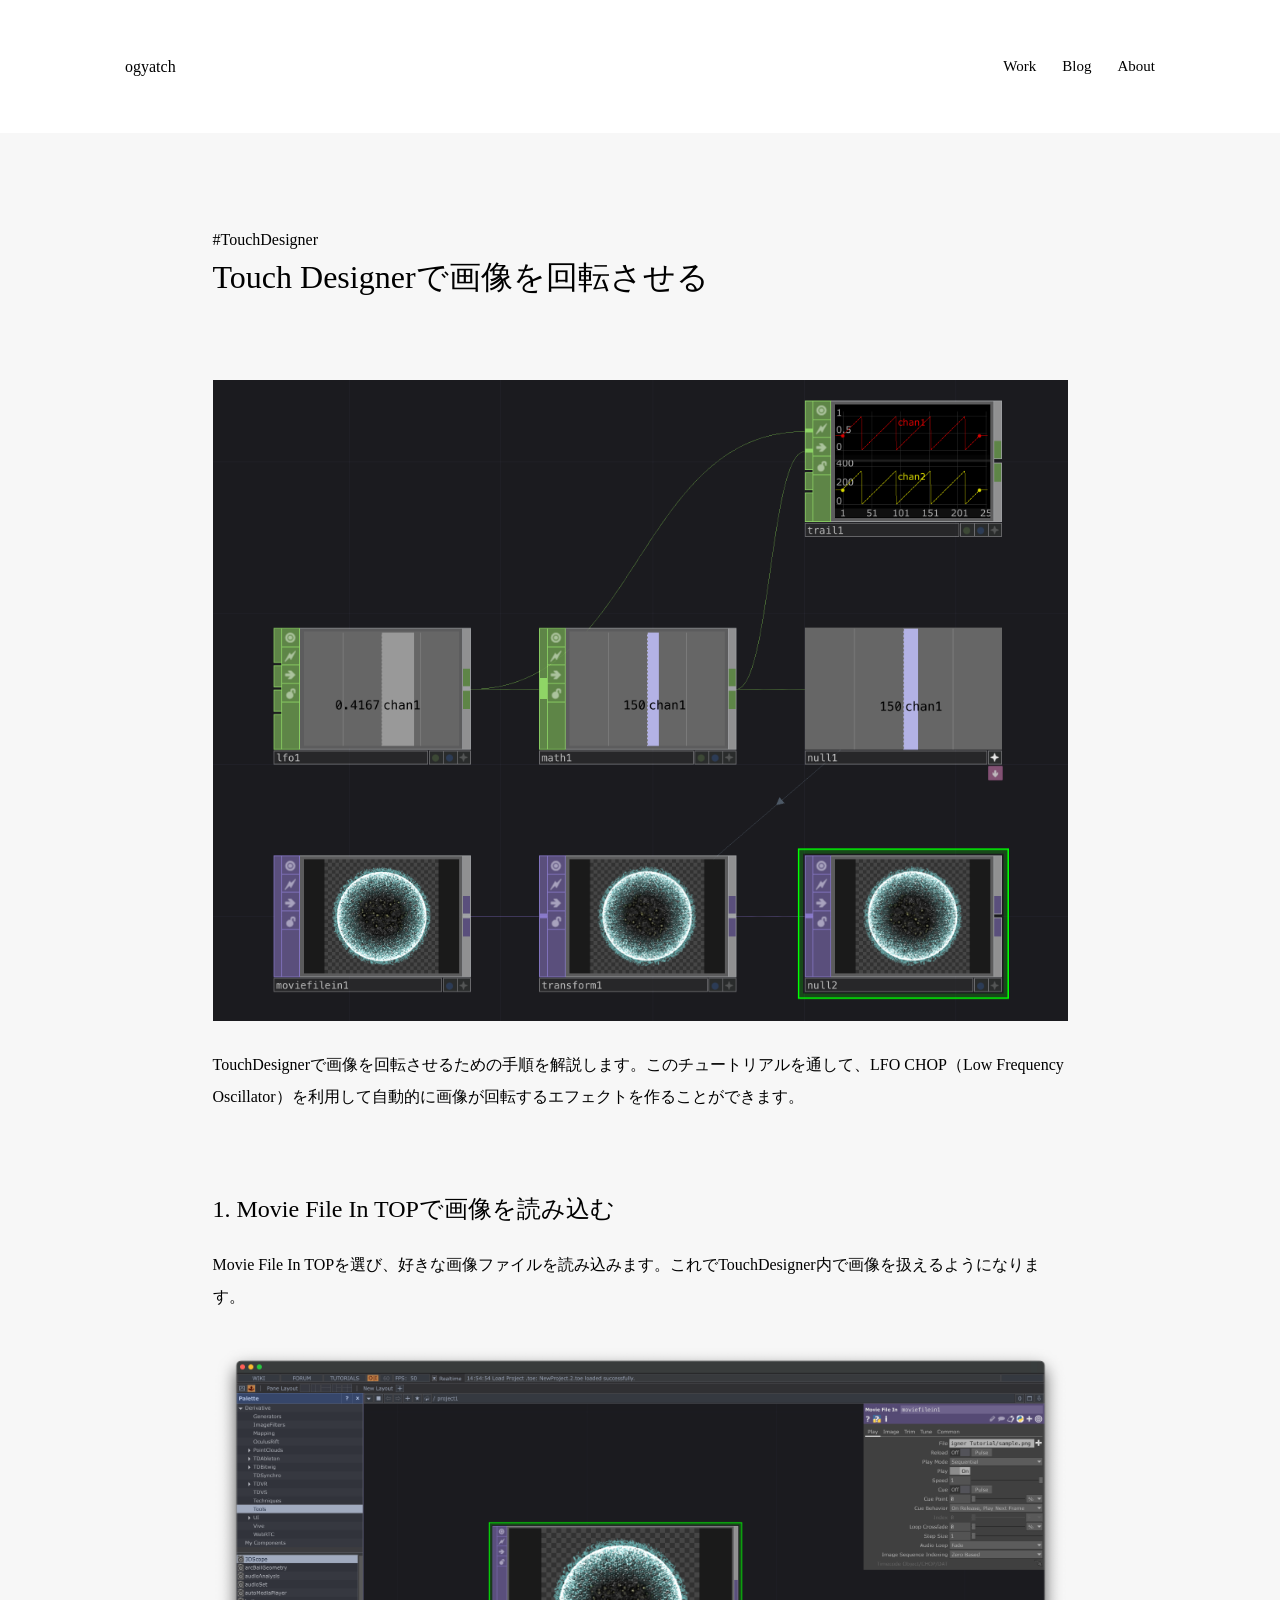
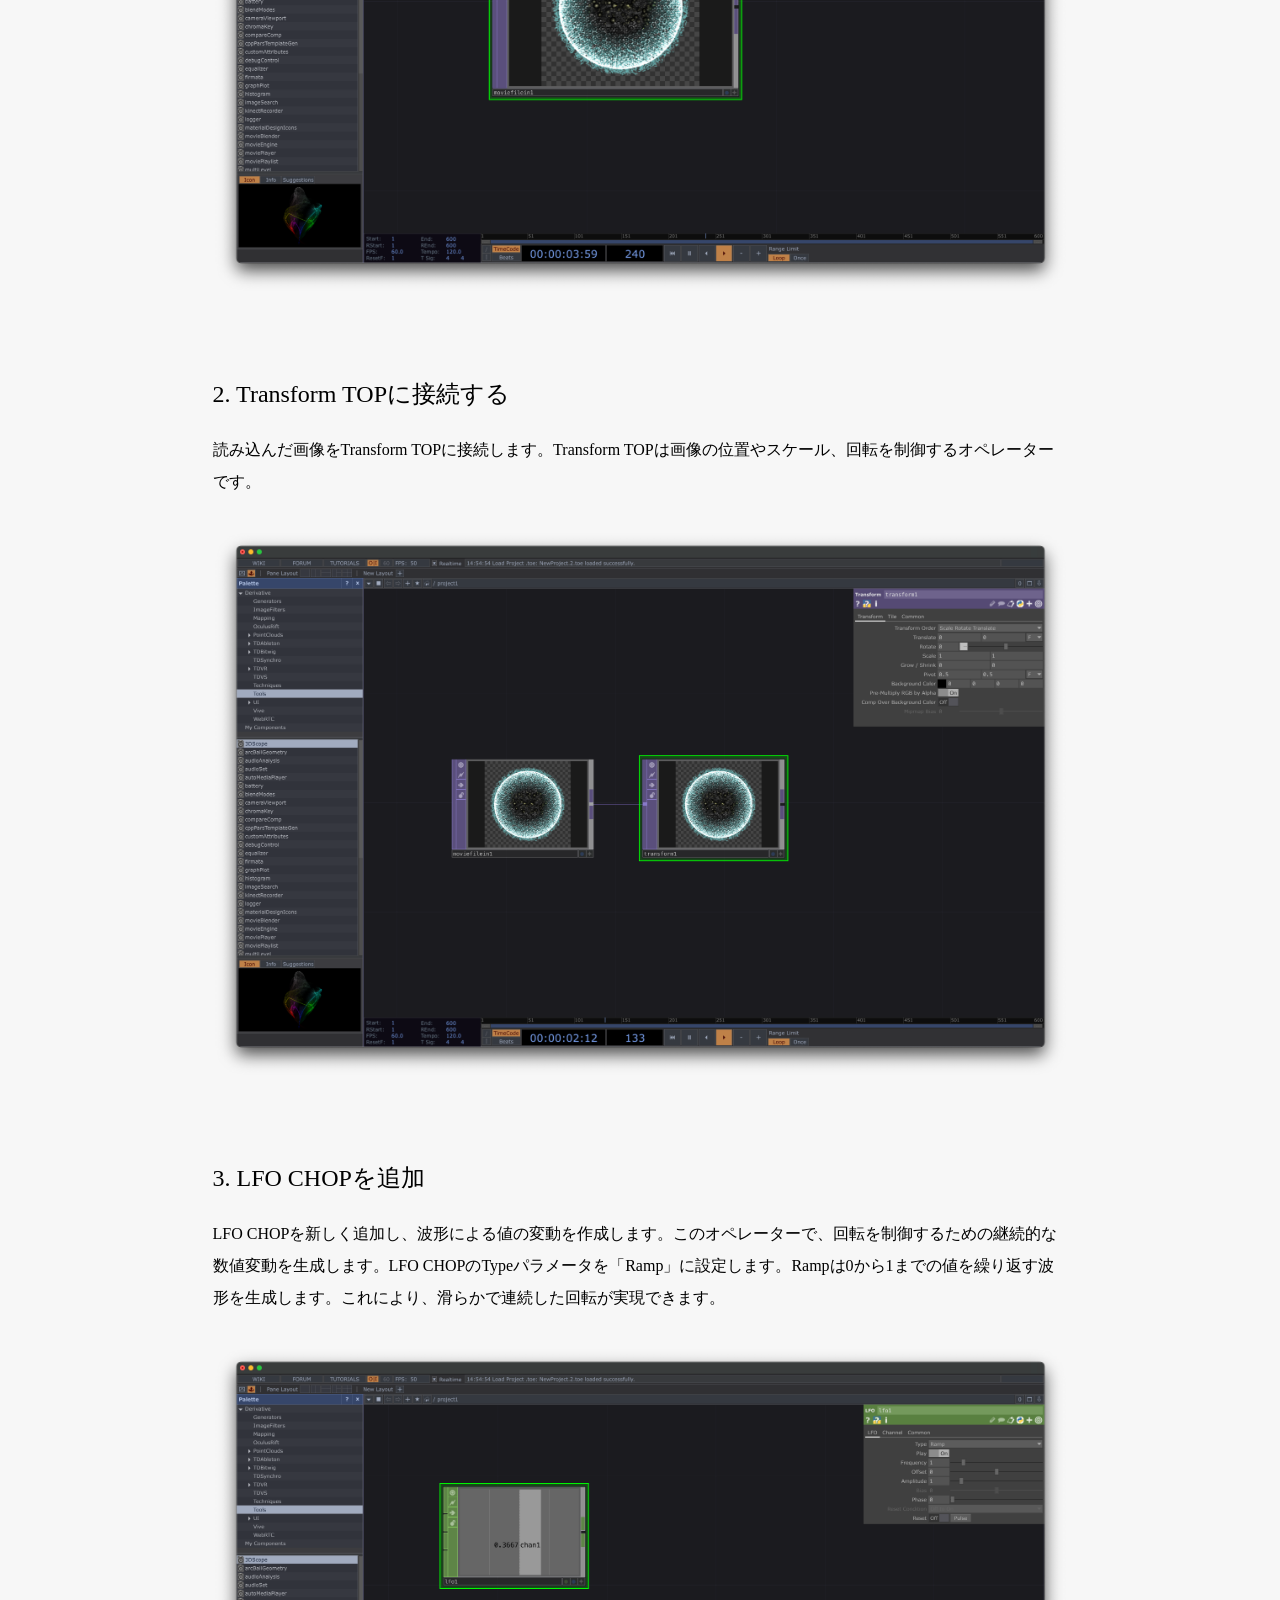
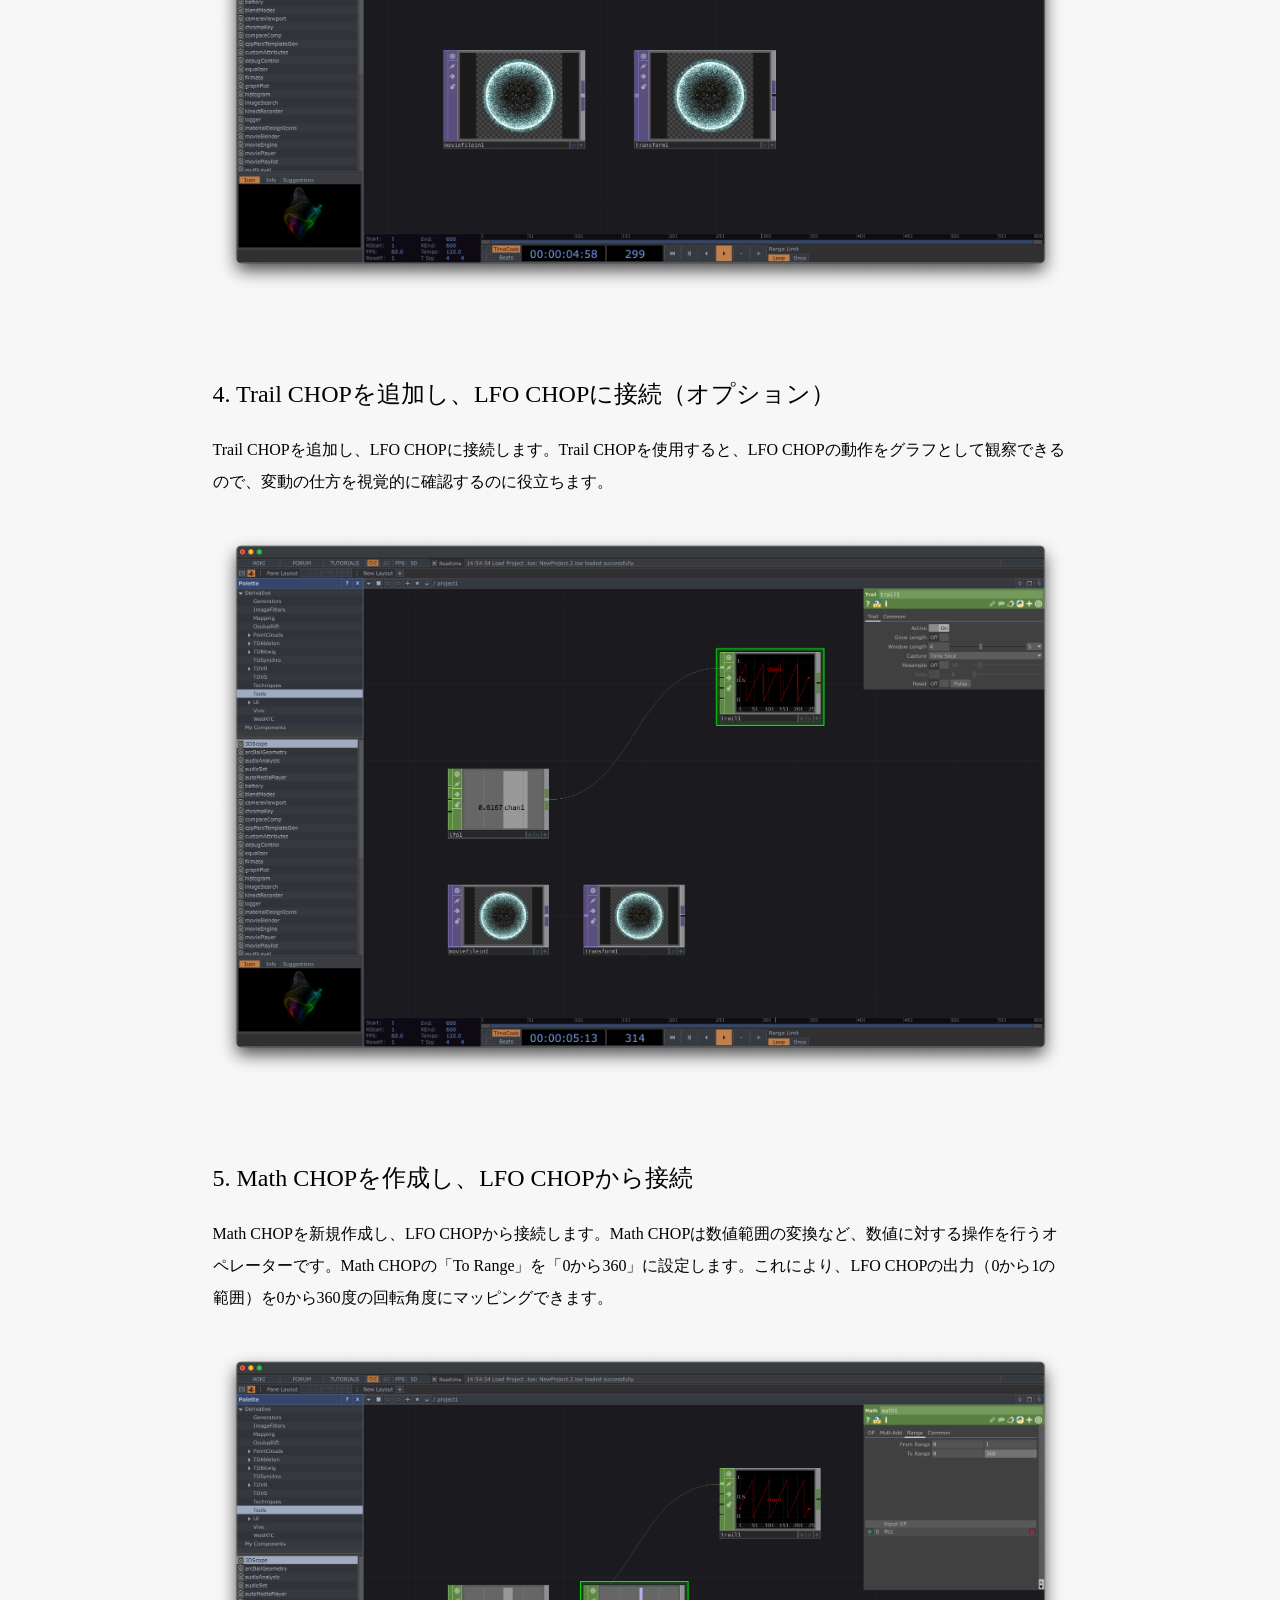
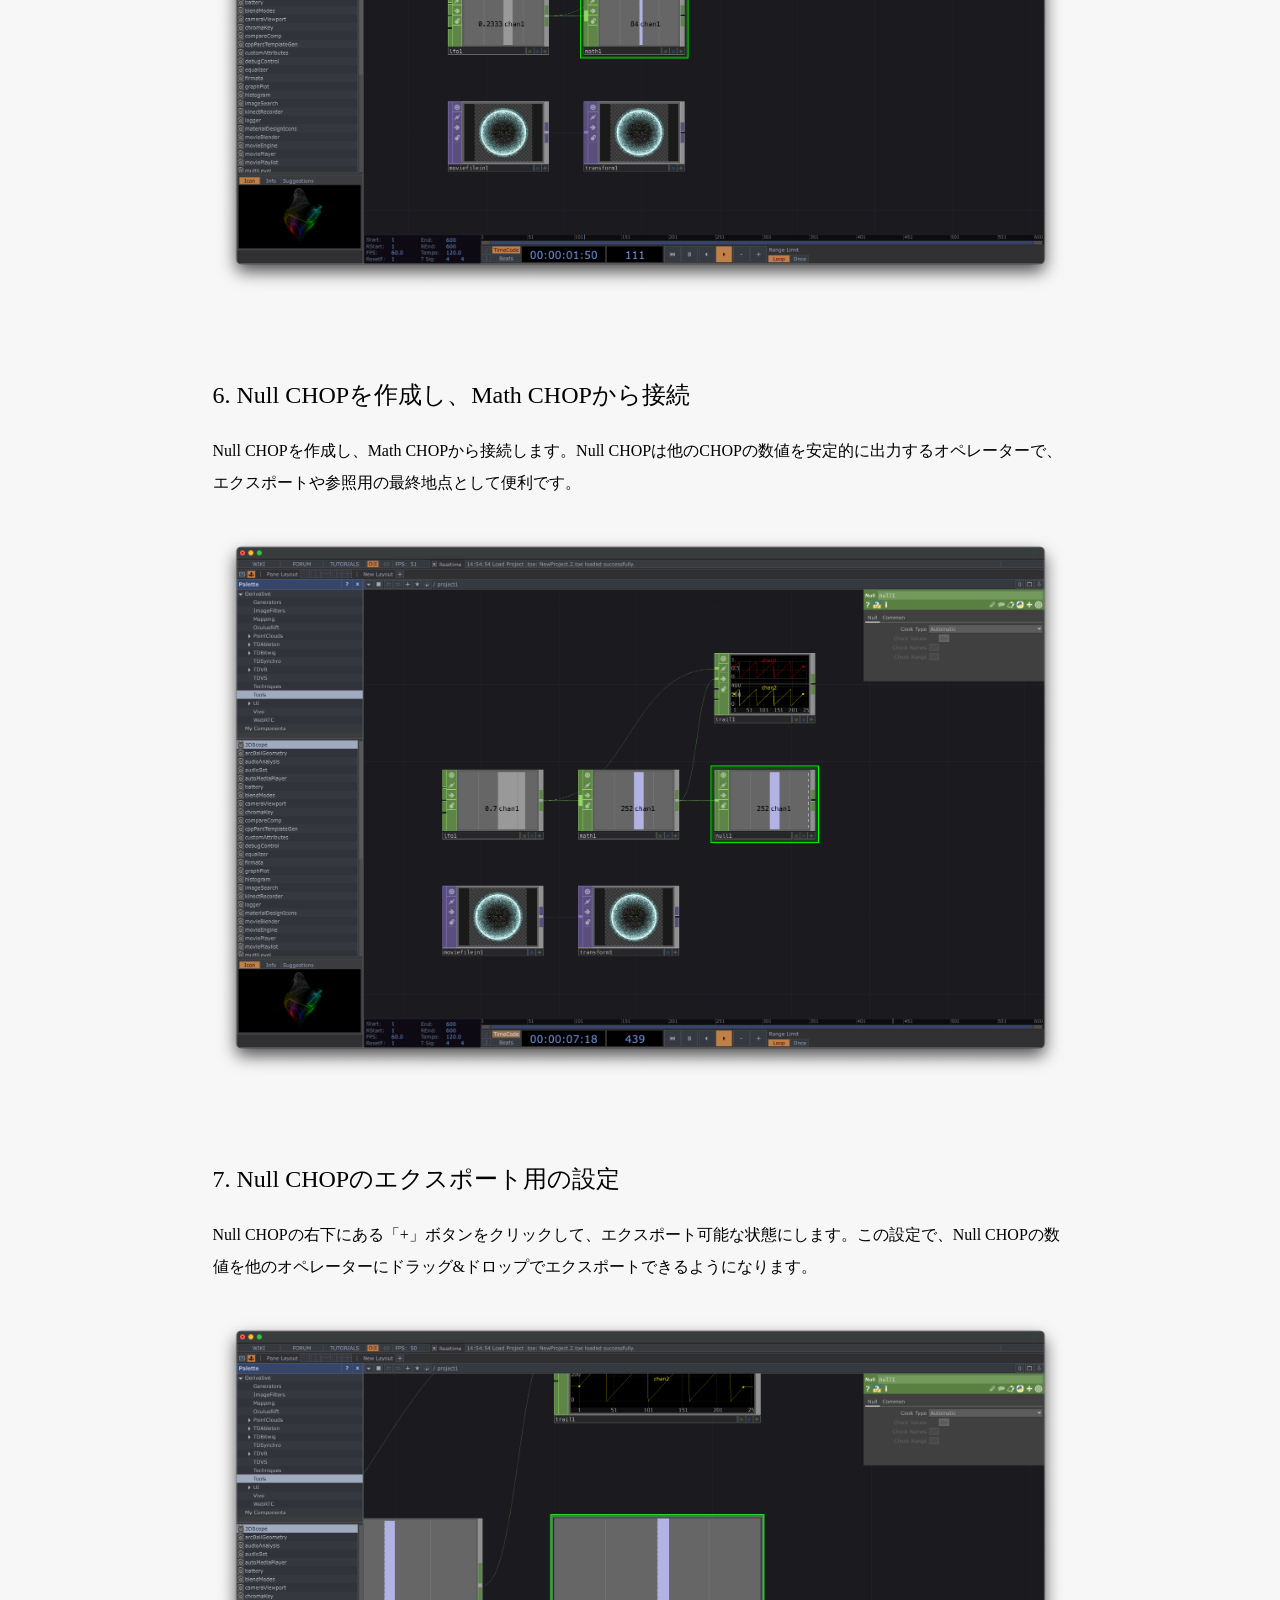
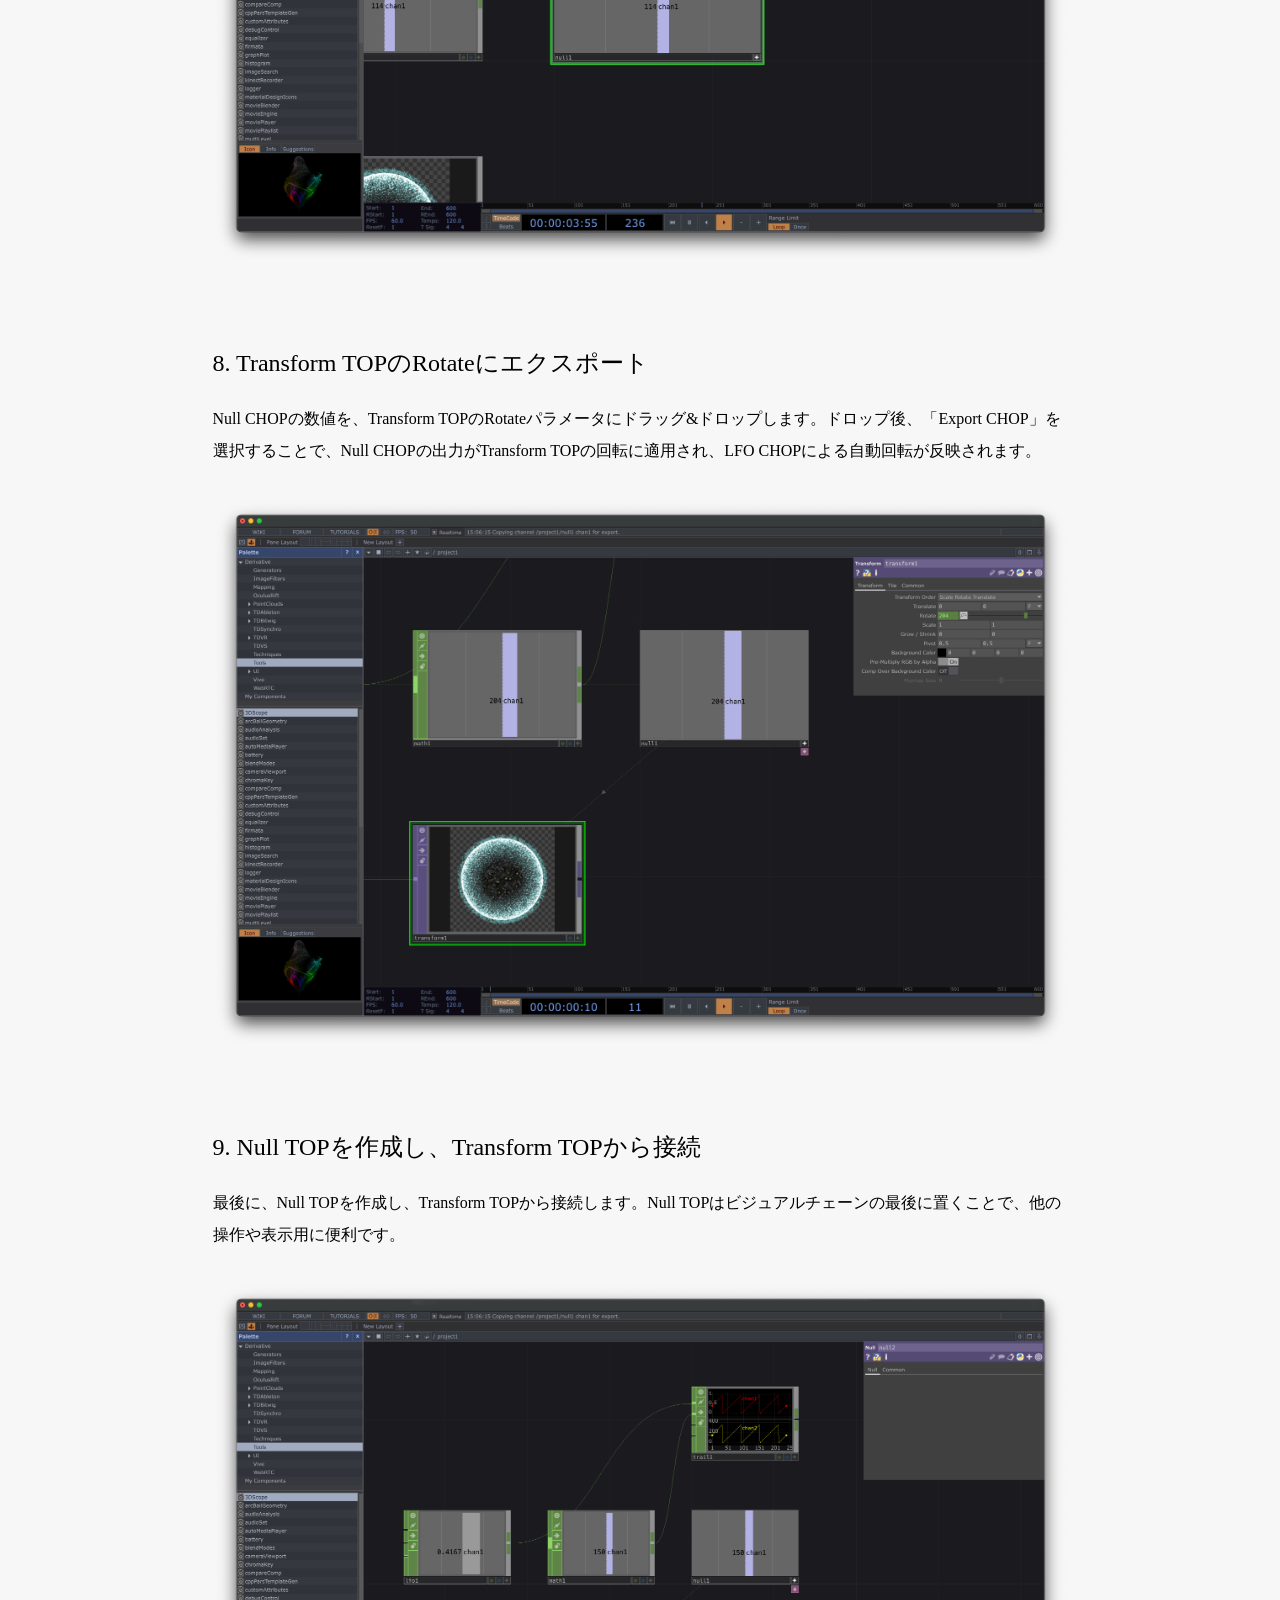
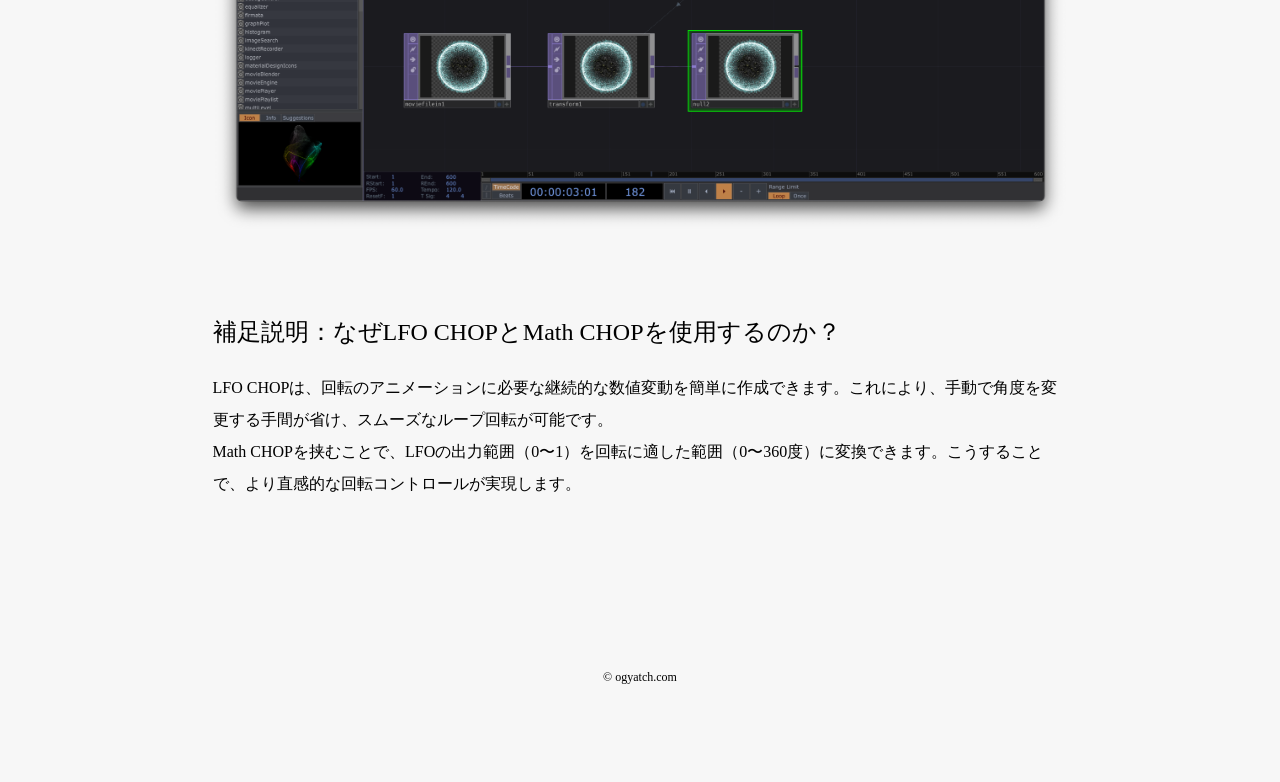
<file: blog/touchdesigner-tutorial-rotate.html>
<!DOCTYPE html>
<html lang="ja">

<head>
    <meta charset="UTF-8">
    <meta name="viewport" content="width=device-width, initial-scale=1.0">
    <title>ogyatch.com</title>
    <link rel="stylesheet" href="/css/styles.css">
    <link rel="stylesheet" href="/css/index.css">
    <script src="https://code.jquery.com/jquery-3.6.0.min.js"></script>
    <script defer src="/js/scripts.js"></script>
</head>

<body>
    <div class="page-container">
        <main>
            <div class="content-area">
                <p>#TouchDesigner</p>
                <h1>Touch Designerで画像を回転させる</h1>
                <img src="/img/blog/touchdesigner-tutorial-rotate-hero.png" width="1400" height="auto">

                <p lang="ja">
                    TouchDesignerで画像を回転させるための手順を解説します。このチュートリアルを通して、LFO CHOP（Low Frequency Oscillator）を利用して自動的に画像が回転するエフェクトを作ることができます。
                </p>

                <h2>1. Movie File In TOPで画像を読み込む</h2>
                <p lang="ja">
                    Movie File In TOPを選び、好きな画像ファイルを読み込みます。これでTouchDesigner内で画像を扱えるようになります。<br><br>
                </p>
                <img src="/img/blog/touchdesigner-tutorial-rotate-1.png" width="1400" height="auto">

                <h2>2. Transform TOPに接続する</h2>
                <p lang="ja">
                    読み込んだ画像をTransform TOPに接続します。Transform TOPは画像の位置やスケール、回転を制御するオペレーターです。<br><br>
                </p>
                <img src="/img/blog/touchdesigner-tutorial-rotate-2.png" width="1400" height="auto">

                <h2>3. LFO CHOPを追加</h2>
                <p lang="ja">
                    LFO CHOPを新しく追加し、波形による値の変動を作成します。このオペレーターで、回転を制御するための継続的な数値変動を生成します。LFO CHOPのTypeパラメータを「Ramp」に設定します。Rampは0から1までの値を繰り返す波形を生成します。これにより、滑らかで連続した回転が実現できます。<br><br>
                </p>
                <img src="/img/blog/touchdesigner-tutorial-rotate-3.png" width="1400" height="auto">

                <h2>4. Trail CHOPを追加し、LFO CHOPに接続（オプション）</h2>
                <p lang="ja">
                    Trail CHOPを追加し、LFO CHOPに接続します。Trail CHOPを使用すると、LFO CHOPの動作をグラフとして観察できるので、変動の仕方を視覚的に確認するのに役立ちます。<br><br>
                </p>
                <img src="/img/blog/touchdesigner-tutorial-rotate-4.png" width="1400" height="auto">

                <h2>5. Math CHOPを作成し、LFO CHOPから接続</h2>
                <p lang="ja">
                    Math CHOPを新規作成し、LFO CHOPから接続します。Math CHOPは数値範囲の変換など、数値に対する操作を行うオペレーターです。Math CHOPの「To Range」を「0から360」に設定します。これにより、LFO CHOPの出力（0から1の範囲）を0から360度の回転角度にマッピングできます。<br><br>
                </p>
                <img src="/img/blog/touchdesigner-tutorial-rotate-5.png" width="1400" height="auto">

                <h2>6. Null CHOPを作成し、Math CHOPから接続</h2>
                <p lang="ja">
                    Null CHOPを作成し、Math CHOPから接続します。Null CHOPは他のCHOPの数値を安定的に出力するオペレーターで、エクスポートや参照用の最終地点として便利です。<br><br>
                </p>
                <img src="/img/blog/touchdesigner-tutorial-rotate-6.png" width="1400" height="auto">

                <h2>7. Null CHOPのエクスポート用の設定</h2>
                <p lang="ja">
                    Null CHOPの右下にある「+」ボタンをクリックして、エクスポート可能な状態にします。この設定で、Null CHOPの数値を他のオペレーターにドラッグ&ドロップでエクスポートできるようになります。<br><br>
                </p>
                <img src="/img/blog/touchdesigner-tutorial-rotate-7.png" width="1400" height="auto">

                <h2>8. Transform TOPのRotateにエクスポート</h2>
                <p lang="ja">
                    Null CHOPの数値を、Transform TOPのRotateパラメータにドラッグ&ドロップします。ドロップ後、「Export CHOP」を選択することで、Null CHOPの出力がTransform TOPの回転に適用され、LFO CHOPによる自動回転が反映されます。<br><br>
                </p>
                <img src="/img/blog/touchdesigner-tutorial-rotate-8.png" width="1400" height="auto">

                <h2>9. Null TOPを作成し、Transform TOPから接続</h2>
                <p lang="ja">
                    最後に、Null TOPを作成し、Transform TOPから接続します。Null TOPはビジュアルチェーンの最後に置くことで、他の操作や表示用に便利です。<br><br>
                </p>
                <img src="/img/blog/touchdesigner-tutorial-rotate-9.png" width="1400" height="auto">

                <h2>補足説明：なぜLFO CHOPとMath CHOPを使用するのか？</h2>
                <p lang="ja">
                    LFO CHOPは、回転のアニメーションに必要な継続的な数値変動を簡単に作成できます。これにより、手動で角度を変更する手間が省け、スムーズなループ回転が可能です。<br>
                    Math CHOPを挟むことで、LFOの出力範囲（0〜1）を回転に適した範囲（0〜360度）に変換できます。こうすることで、より直感的な回転コントロールが実現します。<br><br>
                </p>

            </div>
        </main>
    </div>

    <div id="header-container"></div>
	<script>
		fetch('header.html')
			.then(response => response.text())
			.then(data => {
				document.getElementById('header-container').innerHTML = data;
			});
	</script>

	<div id="footer-placeholder"></div>
	<script>
		fetch('footer.html')
			.then(response => response.text())
			.then(html => {
				document.getElementById('footer-placeholder').innerHTML = html;
			});
	</script>
    
</body>
</html>
</file>
<file: css/styles.css>
/* 共通 */

*,
*::before,
*::after {
    margin: 0;
    padding: 0;
    box-sizing: border-box;
}

body {
    font-family: AdobeGaramondW01-Regula, "リュウミン R-KL", "Ryumin Regular KL", RyuminPro-Regular, "游明朝", "Yu Mincho", "游明朝体", YuMincho, "ヒラギノ明朝 Pro W3", "Hiragino Mincho Pro", HiraMinProN-W3, "HGS明朝E", "MS P明朝", "MS PMincho", serif;
    background-color: #f7f7f7;
}

.page-container {
    display: flex;
    flex-direction: column;
    min-height: 100vh;
}

main {
    flex-grow: 1;
    margin: 40px auto;
    max-width: 1110px;
    padding-top: 160px;
}

img {
    margin-bottom: 20px;
}

header {
    width: 100%;
    padding: 50px 0;
    display: flex;
    justify-content: center;
    align-items: center;
    position: fixed;
    top: 0;
    background-color: white;
    z-index: 1000;
}

.header-container {
    width: 100%;
    max-width: 1070px;
    display: flex;
    justify-content: space-between;
    align-items: center;
}

header h1 {
    margin-left: 20px;
    font-size: 16px;
    font-weight: 400;
}

header h1 a {
    color: inherit;
    text-decoration: none;
    display: inline-block;
    transition: color 0.3s;
}

header h1 a:hover {
    color: #666;
}

header .nav-buttons {
    margin-right: 20px;
    display: flex;
    gap: 10px;
}

header .nav-buttons a {
    font-size: 15px;
    font-weight: 400;
    padding-top: 8px;
    padding-bottom: 8px;
    padding-left: 16px;
    text-decoration: none;
    color: black;
    transition: background-color 0.3s;
}

header .nav-buttons a:hover {
    color: #666;
}

footer {
    height: 210px;
    width: 100%;
}

.footer-content {
    font-size: 12px;
    text-align: center;
    width: 100%;
    line-height: 210px;
}

/* タブレットとモバイルデバイスのためのスタイル */
@media screen and (max-width: 1024px) {

}

/* モバイルデバイスのためのスタイル */
@media screen and (max-width: 768px) {

}
</file>
<file: css/index.css>
/* index.html */

.thumbnail {
    width: 340px;
    height: auto;
    text-align: center;
    padding-left: 15px;
    padding-right: 15px;
    margin-bottom: 60px;
}

.thumbnail-container {
    display: grid;
    grid-template-columns: repeat(3, 1fr);
    gap: 20px;
    margin: auto;
}

.thumbnail img {
    width: 100%;
    object-fit: cover;
}

.thumbnail-caption {
    text-align: left;
    margin-top: 4px;
}

.thumbnail-category {
    font-size: 12px;
    font-weight: 400;
    display: block;
}

.thumbnail-title {
    font-size: 18px;
    font-weight: 400;
    display: block;
}

/* index.html -> detail page */

.content-area {
    width: 855px;
    margin: 0 20px;
}

.content-area h1 {
    font-size: 32px;
    font-weight: 400;
    /* margin-top: 80px; */
    margin-bottom: 80px;
}

.content-area h2 {
    font-size: 24px;
    font-weight: 400;
    margin-top: 80px;
    margin-bottom: 24px;
}

.content-area h3 {
    font-size: 16px;
    font-weight: 400;
    margin-top: 40px;
    margin-bottom: 24px;
}

.content-area p {
    top: 0;
    line-height: 2;
    margin-top: 24px;
}

.content-area p[lang="en"] {
    font-size: 17px;
}

.content-area p[lang="ja"] {
    font-size: 16px;
}

.content-area a {
    text-decoration: underline;
    color: black;
    transition: background-color 0.3s;
}

.content-area a:hover {
    color: #666;
}

.content-area img {
    width: 100%;
    margin-top: 0px;
    margin-bottom: 0px;
}

.content-area a img {
    width: 150px;
    margin-top: 24px;
}

table {
    width: 40%;
}

th,
td {
    padding: 5px;
}

th {
    text-align: left;
    font-weight: bold;
}

td {
    text-align: left;
}

/* タブレットとモバイルデバイスのためのスタイル */
@media screen and (max-width: 1024px) {
    .thumbnail {
        width: 100%;
        height: auto;
    }

    .thumbnail-container {
        grid-template-columns: repeat(2, 1fr);
    }

    .content-area {
        box-sizing: border-box;
        width: calc(100% - 40px);
        margin: 0 20px;
    }

    .content-area p[lang="en"] {
        font-size: 16px;
    }

    .content-area img {
        max-width: 100%;
        height: auto;
    }

    table {
        width: 60%;
    }
}

/* モバイルデバイスのためのスタイル */
@media screen and (max-width: 768px) {
    .thumbnail {
        width: 310px;
        height: auto;
        padding: 0;
    }

    .thumbnail-container {
        grid-template-columns: 1fr;
    }

    .content-area p[lang="en"] {
        font-size: 16px;
    }

    table {
        width: 80%;
    }
}
</file>
